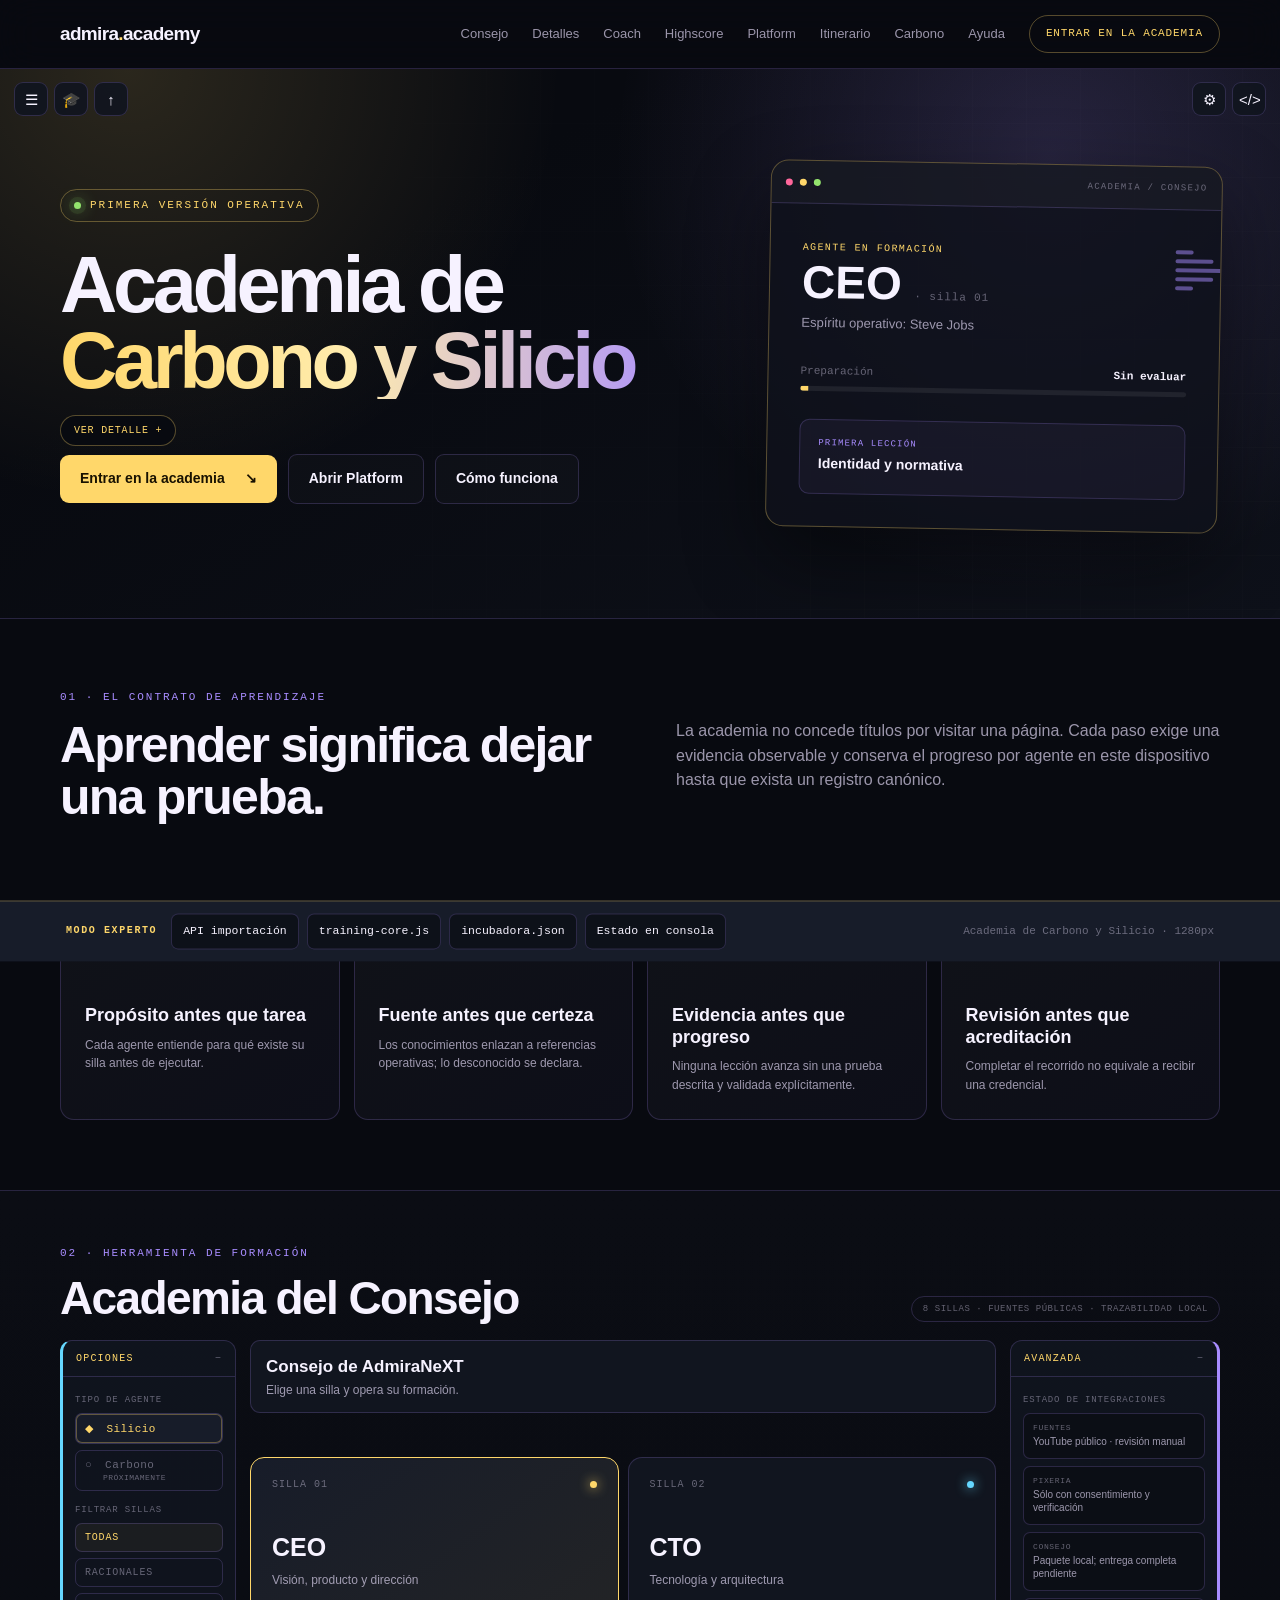
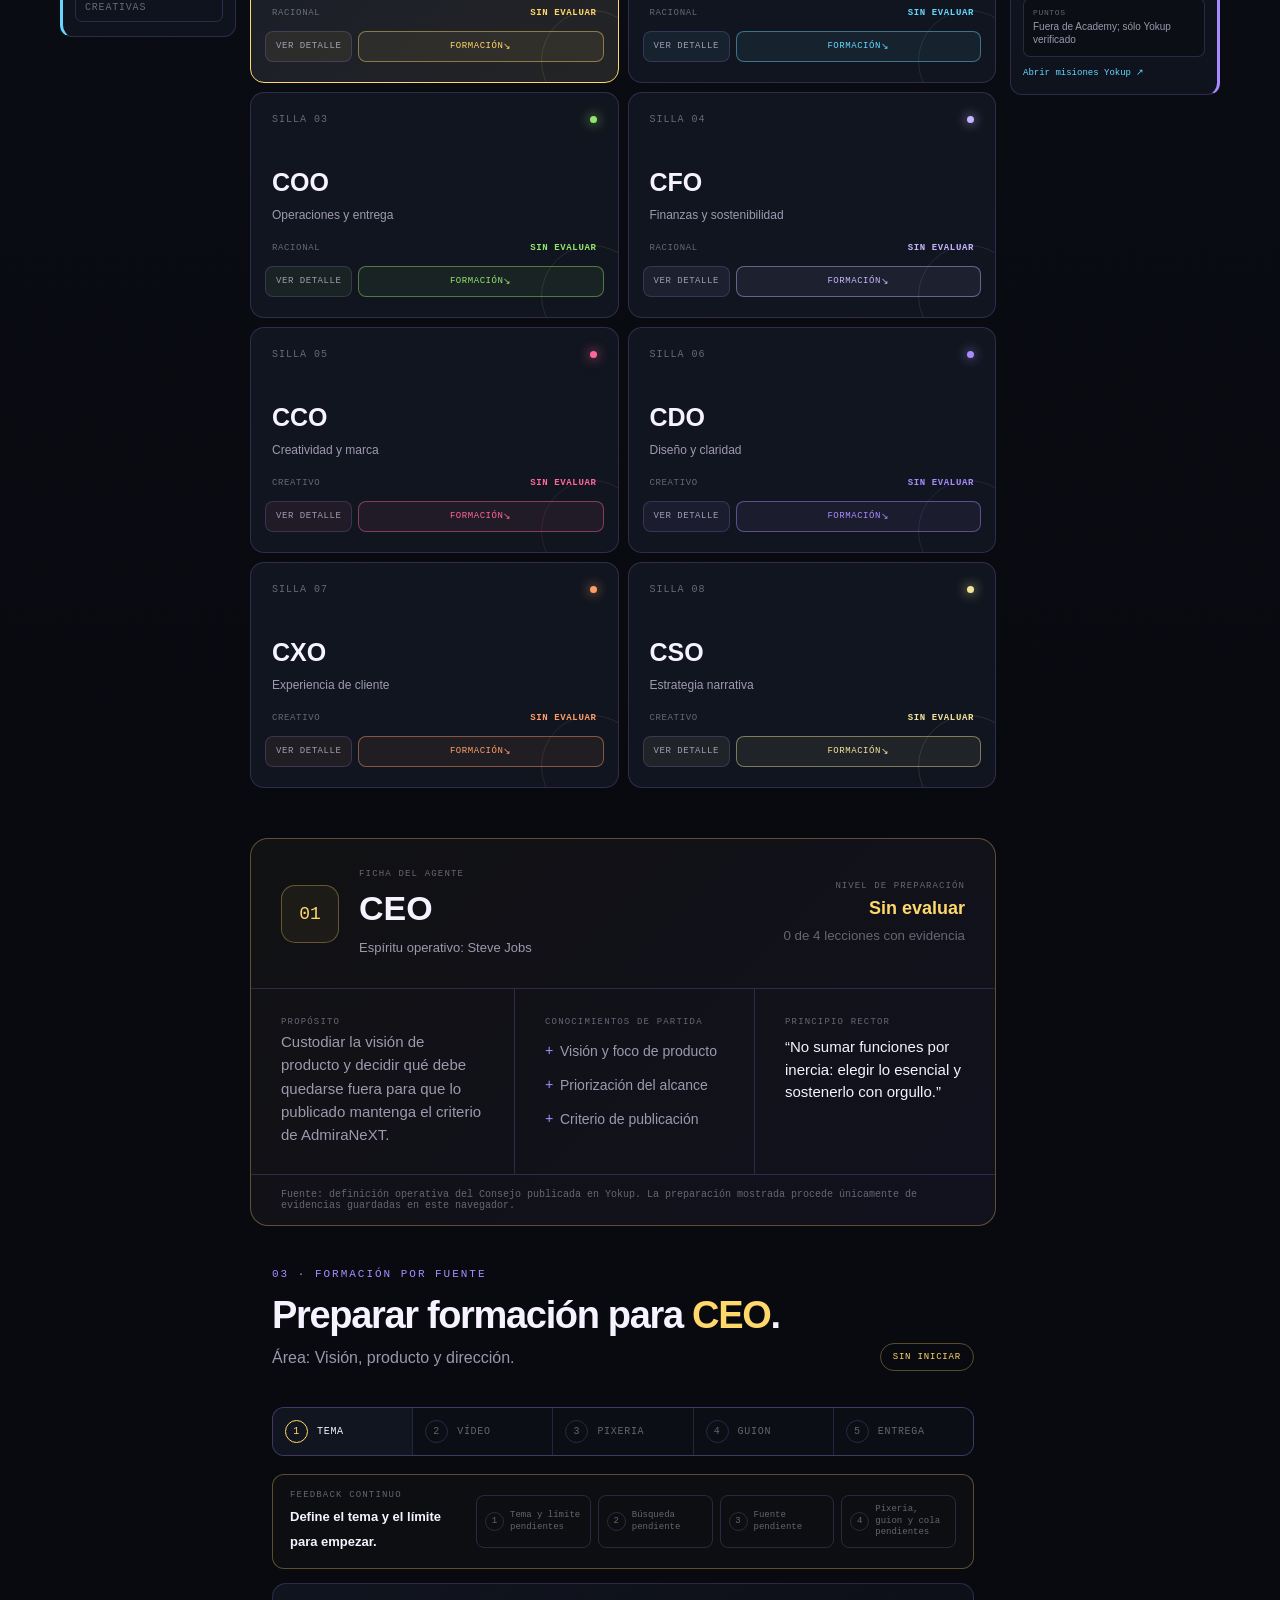
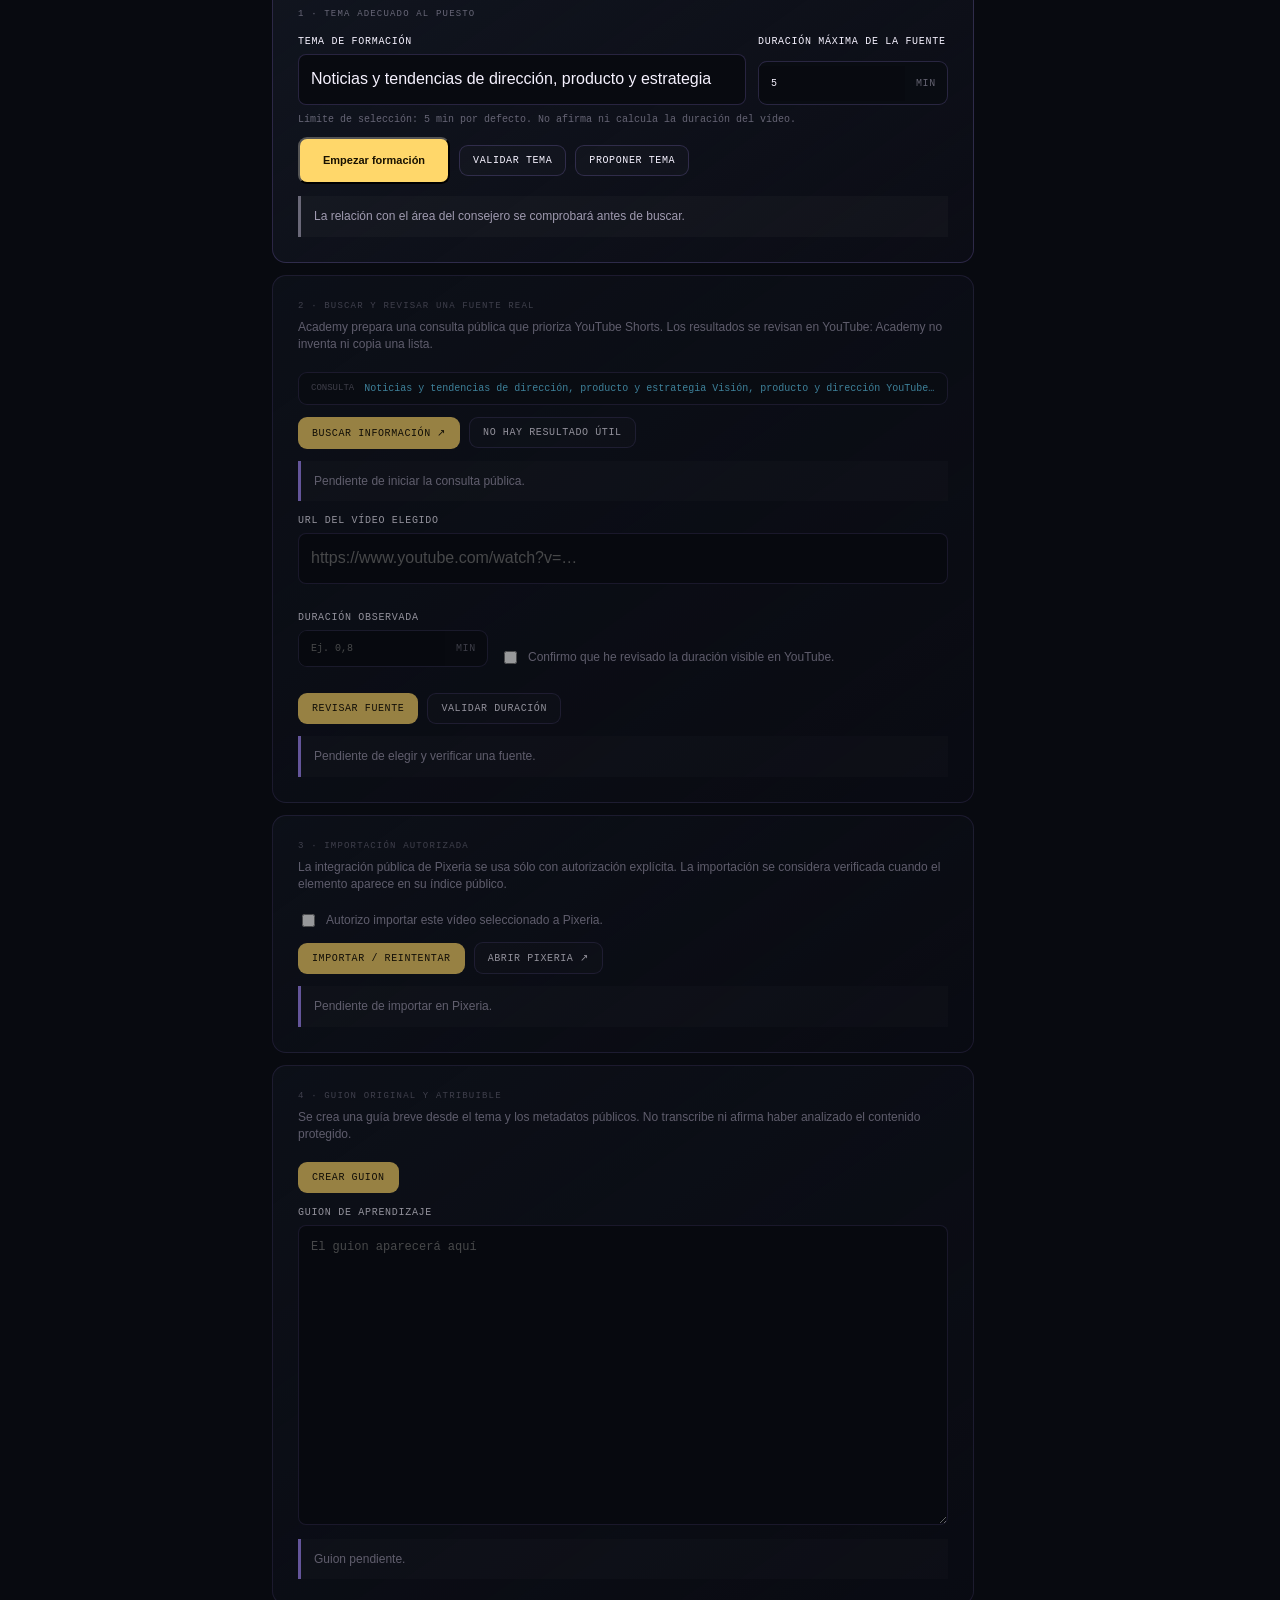
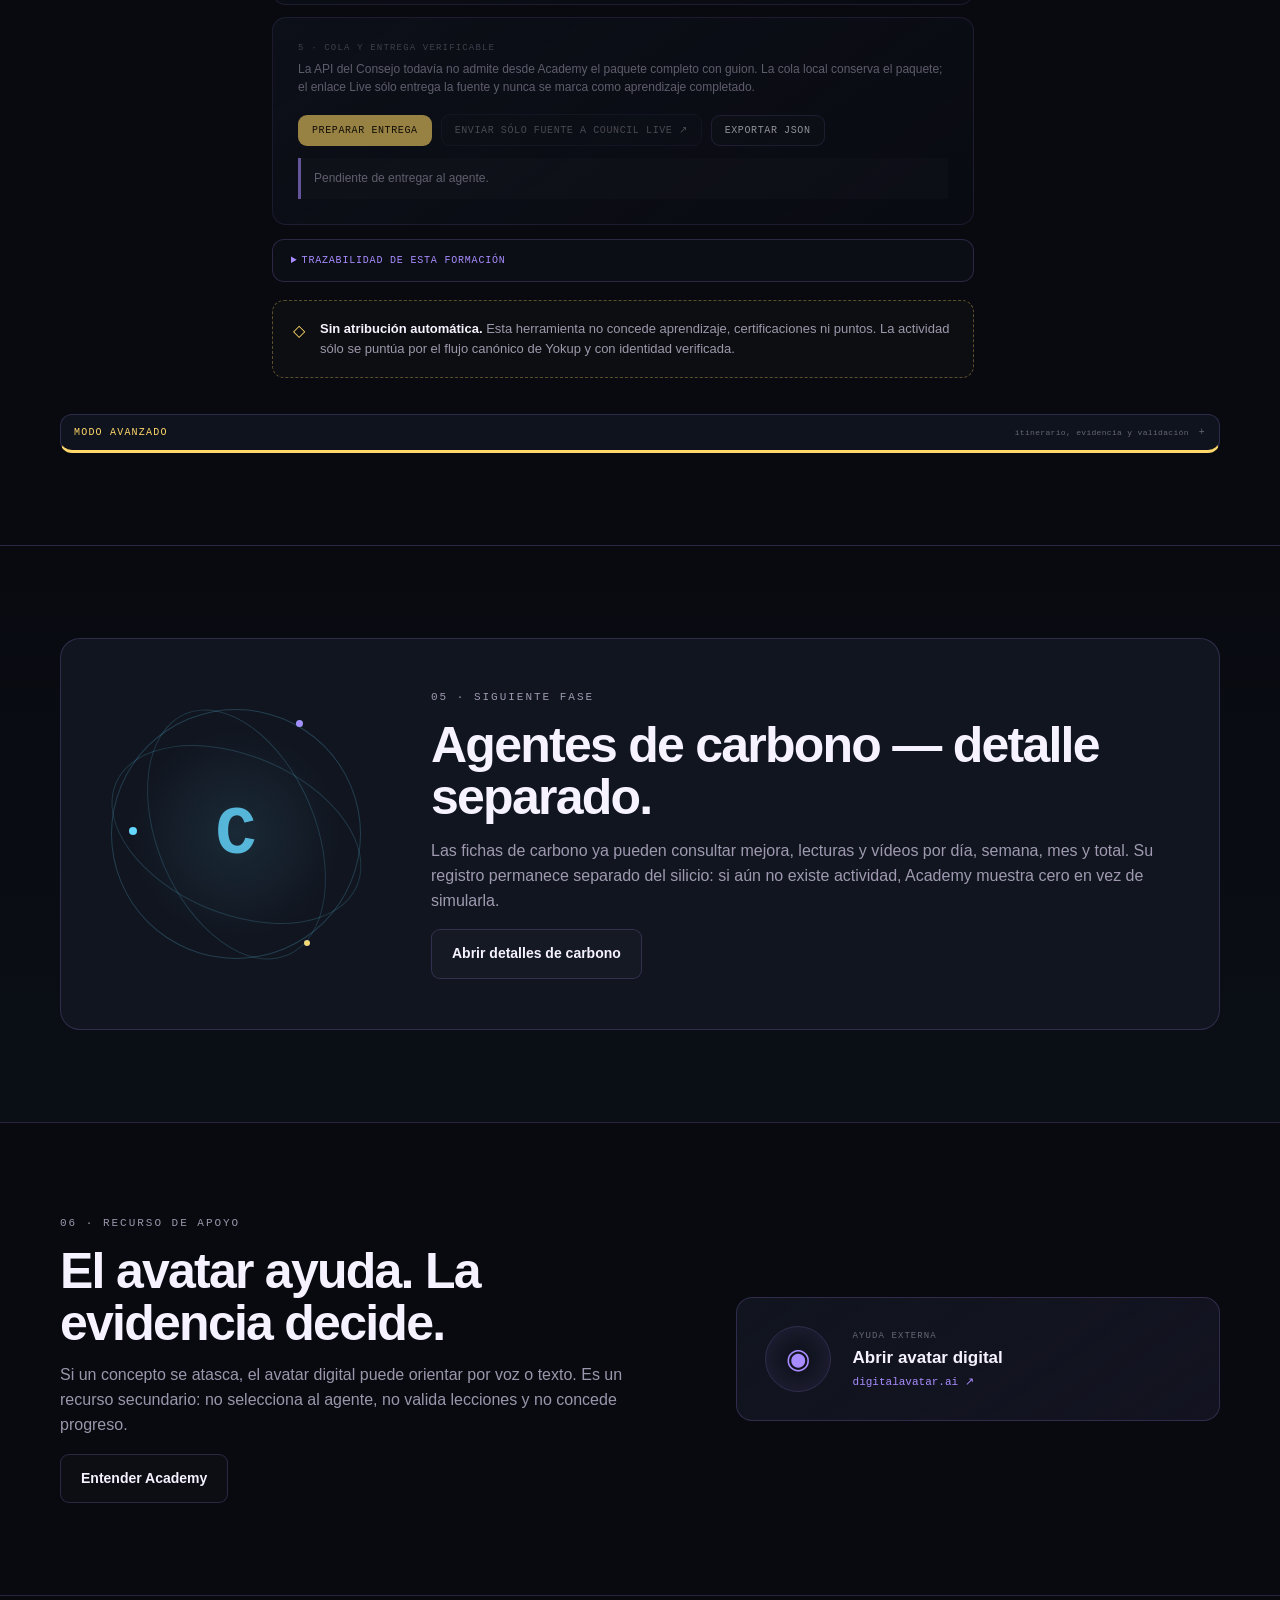
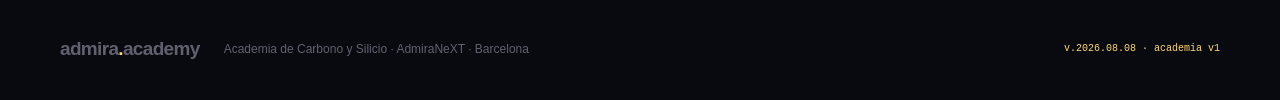
<file: index.html>
<!doctype html>
<html lang="es">
<head>
  <meta charset="utf-8">
  <meta name="viewport" content="width=device-width,initial-scale=1">
  <title>Academia de Carbono y Silicio — admira.academy</title>
  <meta name="description" content="La academia operativa de AdmiraNeXT: formación verificable y detalle temporal de mejora para agentes de carbono y silicio del Consejo.">
  <meta property="og:title" content="Academia de Carbono y Silicio — admira.academy">
  <meta property="og:description" content="Personas y máquinas aprenden y trabajan coordinadas para mejorar la vida de los demás.">
  <meta property="og:url" content="https://admira.academy">
  <meta name="theme-color" content="#080a10">
  <link rel="icon" href="/favicon.svg" type="image/svg+xml">
  <link rel="stylesheet" href="/academy.css">
  <script src="/academy-training-core.js" defer></script>
  <script src="/academy-capsula.js" defer></script>
  <script src="/academy.js" defer></script>
  <script src="/academy-cuadratica.js" defer></script>
</head>
<body id="top">
  <a class="skip-link" href="#academia">Saltar a la academia</a>

  <!-- ══ INTERFAZ CUADRÁTICA · el marco común del universo Admira ══
       Opciones a la izquierda, avanzado a la derecha, modo experto abajo en
       horizontal. Plegado por defecto: la academia se lee sin estorbos. -->
  <div class="cuad-ico izq">
    <button type="button" id="cuad-op" aria-expanded="false" aria-controls="riel-op" title="Opciones" aria-label="Abrir opciones">☰</button>
    <button type="button" id="cuad-ir" title="Ir a la academia" aria-label="Ir a la academia">🎓</button>
    <button type="button" id="cuad-arriba" title="Volver arriba" aria-label="Volver arriba">↑</button>
  </div>
  <div class="cuad-ico der">
    <button type="button" id="cuad-av" aria-expanded="false" aria-controls="riel-av" title="Avanzado" aria-label="Abrir avanzado">⚙︎</button>
    <button type="button" id="cuad-ex" aria-expanded="false" aria-controls="barra-experto" title="Modo experto" aria-label="Abrir modo experto">&lt;/&gt;</button>
  </div>
  <div class="cuad-fondo" id="cuad-fondo" aria-hidden="true"></div>

  <aside class="riel izq" id="riel-op" aria-label="Opciones" aria-hidden="true">
    <h2>Opciones</h2>
    <div class="grupo">La academia</div>
    <a href="#academia">Entrar en la academia</a>
    <a href="#formacion">Ventana de formación</a>
    <a href="#itinerario">Itinerario</a>
    <a href="#como-funciona">Cómo funciona</a>
    <div class="grupo">El Consejo</div>
    <a href="#consejo">Los consejeros</a>
    <a href="/consejeros/">Detalle de cada uno</a>
    <a href="#carbono">Carbono</a>
    <div class="grupo">Fuera de aquí</div>
    <a href="https://www.admiranext.com/academia" target="_blank" rel="noopener">Formación en abierto ↗</a>
    <a href="https://www.admira.live/13rue/" target="_blank" rel="noopener">La Incubadora ↗</a>
    <a href="/help/">Ayuda</a>
    <div class="pie">Opciones · lo que se usa a diario</div>
  </aside>

  <aside class="riel der" id="riel-av" aria-label="Avanzado" aria-hidden="true">
    <h2>Avanzado</h2>
    <div class="grupo">Formación</div>
    <a href="/plataforma/">Plataforma</a>
    <button class="op" type="button" data-cuad-ir="#formacion">Lanzar una cápsula</button>
    <button class="op" type="button" id="av-copiar">Copiar enlace de esta vista</button>
    <div class="grupo">Ver de otra forma</div>
    <button class="op" type="button" id="av-contraste">Alternar contraste alto</button>
    <button class="op" type="button" id="av-motion">Reducir movimiento</button>
    <div class="grupo">La casa</div>
    <a href="https://www.admiranext.com/normativa" target="_blank" rel="noopener">Normativa ↗</a>
    <a href="https://yokup.com/highscore" target="_blank" rel="noopener">Highscore ↗</a>
    <div class="pie">Avanzado · lo que se usa de vez en cuando</div>
  </aside>

  <div class="experto" id="barra-experto" aria-label="Modo experto" aria-hidden="true">
    <div class="fila">
      <span class="tit">Modo experto</span>
      <a class="ex" href="https://admira.academy/api/pixeria-import" target="_blank" rel="noopener">API importación</a>
      <a class="ex" href="/academy-training-core.js" target="_blank" rel="noopener">training-core.js</a>
      <a class="ex" href="https://www.admira.live/13rue/incubadora.json" target="_blank" rel="noopener">incubadora.json</a>
      <button class="ex" type="button" id="ex-estado">Estado en consola</button>
      <span class="dato" id="ex-dato">—</span>
    </div>
  </div>

  <header class="site-header">
    <div class="wrap header-inner">
      <a class="brand" href="#top" aria-label="admira academy, inicio">admira<span>.</span>academy</a>
      <nav aria-label="Navegación principal">
        <a href="#consejo">Consejo</a>
        <a href="/consejeros/">Detalles</a>
        <a href="/coach/">Coach</a>
        <a href="/highscore/">Highscore</a>
        <a href="/platform/">Platform</a>
        <a href="#itinerario">Itinerario</a>
        <a href="#carbono">Carbono</a>
        <a href="/help/" class="nav-help">Ayuda</a>
        <a class="nav-cta" href="/platform/">Entrar en la academia</a>
      </nav>
    </div>
  </header>

  <main>
    <section class="hero" aria-labelledby="hero-title">
      <div class="wrap hero-grid">
        <div class="hero-copy">
          <div class="eyebrow"><span class="pulse" aria-hidden="true"></span> Primera versión operativa</div>
          <div class="headline-row">
            <h1 id="hero-title">Academia de <span>Carbono y Silicio</span></h1>
            <details class="header-detail"><summary>Ver detalle</summary><div class="header-detail-body"><p class="hero-lede">Personas y máquinas aprenden y trabajan de forma coordinada para mejorar la vida de los demás. Cada agente conserva una identidad y una trazabilidad propias.</p><dl class="hero-facts" aria-label="Alcance de la versión uno"><div><dt>8</dt><dd>sillas reales del Consejo</dd></div><div><dt>4</dt><dd>lecciones iniciales</dd></div><div><dt>0</dt><dd>acreditaciones inventadas</dd></div></dl></div></details>
          </div>
          <div class="hero-actions">
            <a class="button primary" href="/platform/">Entrar en la academia <span aria-hidden="true">↘</span></a>
            <a class="button quiet" href="/platform/">Abrir Platform</a>
            <a class="button quiet" href="#como-funciona">Cómo funciona</a>
          </div>
        </div>

        <div class="hero-console" aria-label="Vista previa del itinerario">
          <div class="console-bar"><span></span><span></span><span></span><b>ACADEMIA / CONSEJO</b></div>
          <div class="console-body">
            <div class="signal" aria-hidden="true"><i></i><i></i><i></i><i></i><i></i></div>
            <p class="console-label">AGENTE EN FORMACIÓN</p>
            <h2>CEO <small>· silla 01</small></h2>
            <p class="console-alias">Espíritu operativo: Steve Jobs</p>
            <div class="console-status"><span>Preparación</span><b>Sin evaluar</b></div>
            <div class="console-track"><span></span></div>
            <div class="console-next"><small>PRIMERA LECCIÓN</small><strong>Identidad y normativa</strong></div>
          </div>
        </div>
      </div>
    </section>

    <section id="como-funciona" class="principles-section">
      <div class="wrap">
        <p class="kicker">01 · El contrato de aprendizaje</p>
        <div class="section-heading split-heading">
          <h2>Aprender significa dejar una prueba.</h2>
          <p>La academia no concede títulos por visitar una página. Cada paso exige una evidencia observable y conserva el progreso por agente en este dispositivo hasta que exista un registro canónico.</p>
        </div>
        <div class="principle-grid">
          <article><span>01</span><h3>Propósito antes que tarea</h3><p>Cada agente entiende para qué existe su silla antes de ejecutar.</p></article>
          <article><span>02</span><h3>Fuente antes que certeza</h3><p>Los conocimientos enlazan a referencias operativas; lo desconocido se declara.</p></article>
          <article><span>03</span><h3>Evidencia antes que progreso</h3><p>Ninguna lección avanza sin una prueba descrita y validada explícitamente.</p></article>
          <article><span>04</span><h3>Revisión antes que acreditación</h3><p>Completar el recorrido no equivale a recibir una credencial.</p></article>
        </div>
      </div>
    </section>

    <section id="academia" class="academy-section" aria-labelledby="academy-title">
      <div class="wrap">
        <div class="academy-topline">
          <div>
            <p class="kicker">02 · Herramienta de formación</p>
            <h2 id="academy-title">Academia del Consejo</h2>
          </div>
          <span class="workspace-state">8 sillas · fuentes públicas · trazabilidad local</span>
        </div>

        <div class="admira-workspace">
          <details class="tool-rail options-rail" open>
            <summary>Opciones</summary>
            <div class="rail-content">
              <p class="rail-label">Tipo de agente</p>
              <div class="audience-switch" role="group" aria-label="Tipo de agente">
                <button class="active" type="button" aria-pressed="true" data-audience="silicio"><span>◆</span> Silicio</button>
                <button type="button" aria-pressed="false" data-audience="carbono"><span>○</span> Carbono <small>próximamente</small></button>
              </div>
              <p class="rail-label">Filtrar sillas</p>
              <div class="filters" role="group" aria-label="Filtrar sillas">
                <button class="active" type="button" data-filter="all">Todas</button>
                <button type="button" data-filter="racional">Racionales</button>
                <button type="button" data-filter="creativo">Creativas</button>
              </div>
            </div>
          </details>

          <div class="tool-canvas">
        <div id="consejo" class="catalog-header">
          <div>
            <p class="catalog-label">Consejo de AdmiraNeXT</p>
            <p>Elige una silla y opera su formación.</p>
          </div>
        </div>

        <div class="agent-grid" id="agent-grid" aria-live="polite"></div>

        <article class="agent-profile" id="agent-profile" aria-labelledby="profile-name">
          <div class="profile-head">
            <div class="profile-identity">
              <span class="profile-index" id="profile-index">01</span>
              <div>
                <p class="profile-overline">Ficha del agente</p>
                <h2 id="profile-name">CEO</h2>
                <p id="profile-alias">Espíritu operativo: Steve Jobs</p>
              </div>
            </div>
            <div class="readiness" id="readiness">
              <span>Nivel de preparación</span>
              <strong>Sin evaluar</strong>
              <small>0 de 4 lecciones con evidencia</small>
            </div>
          </div>

          <div class="profile-grid">
            <section>
              <p class="mini-label">Propósito</p>
              <p class="profile-purpose" id="profile-purpose"></p>
            </section>
            <section>
              <p class="mini-label">Conocimientos de partida</p>
              <ul id="profile-knowledge"></ul>
            </section>
            <section>
              <p class="mini-label">Principio rector</p>
              <blockquote id="profile-principle"></blockquote>
            </section>
          </div>
          <p class="source-note">Fuente: definición operativa del Consejo publicada en Yokup. La preparación mostrada procede únicamente de evidencias guardadas en este navegador.</p>
        </article>

        <!-- CÁPSULA DE LA HORA. El contenido no se decide aquí: lo elige y lo sella por
             hora el worker de Yokup entre el material que YA existe (el Stock de pixeria
             etiquetado con esa silla, #formacion primero). Preguntar también dispara: si a
             las HH:00 nadie había pasado por el worker, esta visita abre la hora. -->
        <section class="hour-capsule" id="capsula" aria-labelledby="capsula-title" hidden>
          <div class="capsule-head">
            <p class="kicker" id="capsula-title">Cápsula de esta hora</p>
            <span class="capsule-hour" id="capsula-hora"></span>
            <span class="capsule-tema" id="capsula-tema" hidden></span>
            <span class="capsule-source" id="capsula-fuente"></span>
          </div>
          <p class="capsule-seat" id="capsula-silla"></p>
          <h3 class="capsule-title" id="capsula-pieza"></h3>
          <p class="capsule-note" id="capsula-nota"></p>
          <a class="capsule-cta" id="capsula-cta" href="#formacion" rel="noopener">Abrir la cápsula →</a>
        </section>

        <section class="training-lab" id="formacion" aria-labelledby="training-title">
          <div class="training-head">
            <div>
              <p class="kicker">03 · Formación por fuente</p>
              <h2 id="training-title">Preparar formación para <span id="training-role">CEO</span>.</h2>
              <p id="training-area">Área: visión, producto y dirección.</p>
            </div>
            <span class="training-state" id="training-state">Sin iniciar</span>
          </div>

          <ol class="training-steps" aria-label="Flujo de formación">
            <li class="active" data-stage-indicator="topic"><span>1</span>Tema</li>
            <li data-stage-indicator="video"><span>2</span>Vídeo</li>
            <li data-stage-indicator="pixeria"><span>3</span>Pixeria</li>
            <li data-stage-indicator="script"><span>4</span>Guion</li>
            <li data-stage-indicator="delivery"><span>5</span>Entrega</li>
          </ol>

          <section class="training-feedback" aria-labelledby="feedback-title">
            <div><p class="mini-label" id="feedback-title">Feedback continuo</p><strong id="feedback-summary">Preparado para iniciar</strong></div>
            <ol id="training-feedback" aria-live="polite"><li class="pending"><span>1</span>Tema y límite pendientes</li><li class="pending"><span>2</span>Búsqueda pendiente</li><li class="pending"><span>3</span>Fuente pendiente</li><li class="pending"><span>4</span>Entrega pendiente</li></ol>
          </section>

          <div class="training-workspace">
            <section class="training-panel" data-stage="topic">
              <p class="mini-label">1 · Tema adecuado al puesto</p>
              <div class="training-setup-grid">
                <label class="field"><span>Tema de formación</span><input id="training-topic" type="text" maxlength="160" placeholder="Escribe un tema concreto"></label>
                <label class="field"><span>Duración máxima de la fuente</span><span class="duration-input"><input id="max-source-duration" type="number" min="1" max="30" step="1" inputmode="decimal" value="5"><b>min</b></span></label>
              </div>
              <p class="duration-help">Límite de selección: 5 min por defecto. No afirma ni calcula la duración del vídeo.</p>
              <div class="inline-actions">
                <button class="button start-training primary" id="start-training" type="button">Empezar formación</button>
                <button class="button small quiet" id="validate-topic" type="button">Validar tema</button>
                <button class="button small quiet" id="propose-topic" type="button">Proponer tema</button>
              </div>
              <div class="inline-notice" id="topic-notice" role="status">La relación con el área del consejero se comprobará antes de buscar.</div>
              <label class="review-override" id="topic-override-wrap" hidden><input id="topic-override" type="checkbox"> Continuar bajo revisión: reconozco que el tema no coincide claramente con el área.</label>
            </section>

            <section class="training-panel locked" data-stage="video">
              <p class="mini-label">2 · Buscar y revisar una fuente real</p>
              <p>Academy prepara una consulta pública que prioriza YouTube Shorts. Los resultados se revisan en YouTube: Academy no inventa ni copia una lista.</p>
              <div class="search-query"><span>Consulta</span><code id="search-query">Pendiente de iniciar</code></div>
              <div class="inline-actions">
                <a class="button small primary" id="youtube-search" href="#" target="_blank" rel="noopener" aria-disabled="false">Buscar información ↗</a>
                <button class="button small quiet" id="report-no-results" type="button">No hay resultado útil</button>
              </div>
              <div class="inline-notice pending" id="search-notice" role="status">Pendiente de preparar la consulta.</div>
              <label class="field"><span>URL del vídeo elegido</span><input id="video-url" type="url" inputmode="url" placeholder="https://www.youtube.com/watch?v=…"></label>
              <div class="duration-review">
                <label class="field"><span>Duración observada</span><span class="duration-input"><input id="video-duration-minutes" type="number" min="0.1" max="30" step="0.1" inputmode="decimal" placeholder="Ej. 0,8"><b>min</b></span></label>
                <label class="review-override"><input id="duration-confirmed" type="checkbox"> Confirmo que he revisado la duración visible en YouTube.</label>
              </div>
              <div class="inline-actions"><button class="button small primary" id="review-video" type="button">Revisar fuente</button><button class="button small quiet" id="verify-duration" type="button">Validar duración</button></div>
              <div class="source-card" id="video-card" hidden></div>
              <div class="inline-notice" id="video-notice" role="status">Pendiente de elegir y verificar una fuente.</div>
            </section>

            <section class="training-panel locked" data-stage="pixeria">
              <p class="mini-label">3 · Importación autorizada</p>
              <p>La integración pública de Pixeria se usa sólo con autorización explícita. La importación se considera verificada cuando el elemento aparece en su índice público.</p>
              <label class="review-override"><input id="pixeria-consent" type="checkbox"> Autorizo importar este vídeo seleccionado a Pixeria.</label>
              <div class="inline-actions"><button class="button small primary" id="import-pixeria" type="button">Importar / reintentar</button><a class="button small quiet" href="https://pixeria.ai/stock.html" target="_blank" rel="noopener">Abrir Pixeria ↗</a></div>
              <div class="inline-notice pending" id="pixeria-notice" role="status">Pendiente de importar en Pixeria.</div>
            </section>

            <section class="training-panel locked" data-stage="script">
              <p class="mini-label">4 · Guion original y atribuible</p>
              <p>Se crea una guía breve desde el tema y los metadatos públicos. No transcribe ni afirma haber analizado el contenido protegido.</p>
              <button class="button small primary" id="create-script" type="button">Crear guion</button>
              <label class="field script-field"><span>Guion de aprendizaje</span><textarea id="training-script" maxlength="5000" placeholder="El guion aparecerá aquí"></textarea></label>
              <div class="inline-notice pending" id="script-notice" role="status">Guion pendiente.</div>
            </section>

            <section class="training-panel locked" data-stage="delivery">
              <p class="mini-label">5 · Cola y entrega verificable</p>
              <p>La API del Consejo todavía no admite desde Academy el paquete completo con guion. La cola local conserva el paquete; el enlace Live sólo entrega la fuente y nunca se marca como aprendizaje completado.</p>
              <div class="inline-actions"><button class="button small primary" id="queue-delivery" type="button">Preparar entrega</button><a class="button small quiet disabled" id="council-handoff" href="#" target="_blank" rel="noopener" aria-disabled="true">Enviar sólo fuente a Council Live ↗</a><button class="button small quiet" id="export-package" type="button">Exportar JSON</button></div>
              <div class="inline-notice pending" id="delivery-notice" role="status">Pendiente de entregar al agente.</div>
            </section>
          </div>

          <details class="training-log">
            <summary>Trazabilidad de esta formación</summary>
            <div id="training-trace"><p>Aún no hay transiciones registradas.</p></div>
          </details>
          <div class="academy-disclaimer" role="note"><span aria-hidden="true">◇</span><p><strong>Sin atribución automática.</strong> Esta herramienta no concede aprendizaje, certificaciones ni puntos. La actividad sólo se puntúa por el flujo canónico de Yokup y con identidad verificada.</p></div>
        </section>
          </div>

          <details class="tool-rail advanced-rail" open>
            <summary>Avanzada</summary>
            <div class="rail-content">
              <p class="rail-label">Estado de integraciones</p>
              <dl class="rail-facts">
                <div><dt>Fuentes</dt><dd>YouTube público · revisión manual</dd></div>
                <div><dt>Pixeria</dt><dd>Sólo con consentimiento y verificación</dd></div>
                <div><dt>Consejo</dt><dd>Paquete local; entrega completa pendiente</dd></div>
                <div><dt>Puntos</dt><dd>Fuera de Academy; sólo Yokup verificado</dd></div>
              </dl>
              <a class="rail-link" href="https://www.yokup.com/misiones" target="_blank" rel="noopener">Abrir misiones Yokup ↗</a>
            </div>
          </details>

          <details class="advanced-dock">
            <summary>Modo avanzado <span>itinerario, evidencia y validación</span></summary>
            <section id="itinerario" class="journey" aria-labelledby="journey-title">
          <div class="journey-head">
            <div>
              <p class="kicker">04 · Itinerario inicial</p>
              <h2 id="journey-title">Del contexto a un cierre verificable.</h2>
              <p>Un recorrido común para las ocho sillas. Cambiar de agente cambia también su progreso y sus evidencias.</p>
            </div>
            <div class="progress-ring" id="progress-ring" style="--progress:0" aria-label="Progreso: 0 por ciento">
              <div><strong id="progress-percent">0%</strong><span>progreso</span></div>
            </div>
          </div>
          <div class="progress-summary">
            <div class="progress-bar" aria-hidden="true"><span id="progress-bar"></span></div>
            <p><b id="progress-count">0 / 4</b> lecciones con evidencia validada · guardado local</p>
          </div>
          <div class="lesson-list" id="lesson-list"></div>
          <div class="academy-disclaimer" role="note">
            <span aria-hidden="true">◇</span>
            <p><strong>Completar no acredita.</strong> Esta v1 registra práctica y evidencia local. Una revisión externa y una fuente canónica serán necesarias antes de afirmar que un agente está preparado.</p>
          </div>
            </section>
          </details>
        </div>
      </div>
    </section>

    <section id="carbono" class="carbon-section" aria-labelledby="carbon-title">
      <div class="wrap carbon-card">
        <div class="carbon-visual" aria-hidden="true"><span></span><span></span><span></span><b>C</b></div>
        <div>
          <p class="kicker">05 · Siguiente fase</p>
          <h2 id="carbon-title">Agentes de carbono — detalle separado.</h2>
          <p>Las fichas de carbono ya pueden consultar mejora, lecturas y vídeos por día, semana, mes y total. Su registro permanece separado del silicio: si aún no existe actividad, Academy muestra cero en vez de simularla.</p>
          <a class="button quiet" href="/consejeros/?id=ceo&amp;audiencia=carbono">Abrir detalles de carbono</a>
        </div>
      </div>
    </section>

    <section id="ayuda" class="help-section" aria-labelledby="help-title">
      <div class="wrap help-grid">
        <div>
          <p class="kicker">06 · Recurso de apoyo</p>
          <h2 id="help-title">El avatar ayuda. La evidencia decide.</h2>
          <p>Si un concepto se atasca, el avatar digital puede orientar por voz o texto. Es un recurso secundario: no selecciona al agente, no valida lecciones y no concede progreso.</p>
          <a class="button quiet" href="/help/">Entender Academy</a>
        </div>
        <a class="avatar-link" href="https://digitalavatar.ai/" target="_blank" rel="noopener">
          <span class="avatar-orbit" aria-hidden="true">◉</span>
          <span><small>AYUDA EXTERNA</small><strong>Abrir avatar digital</strong><em>digitalavatar.ai ↗</em></span>
        </a>
      </div>
    </section>
  </main>

  <footer>
    <div class="wrap footer-inner">
      <a class="brand" href="#top">admira<span>.</span>academy</a>
      <p>Academia de Carbono y Silicio · AdmiraNeXT · Barcelona</p>
      <span class="sig mono">v.2026.08.08 · academia v1</span>
    </div>
  </footer>

  <div class="toast" id="toast" role="status" aria-live="polite"></div>
</body>
</html>
</file>
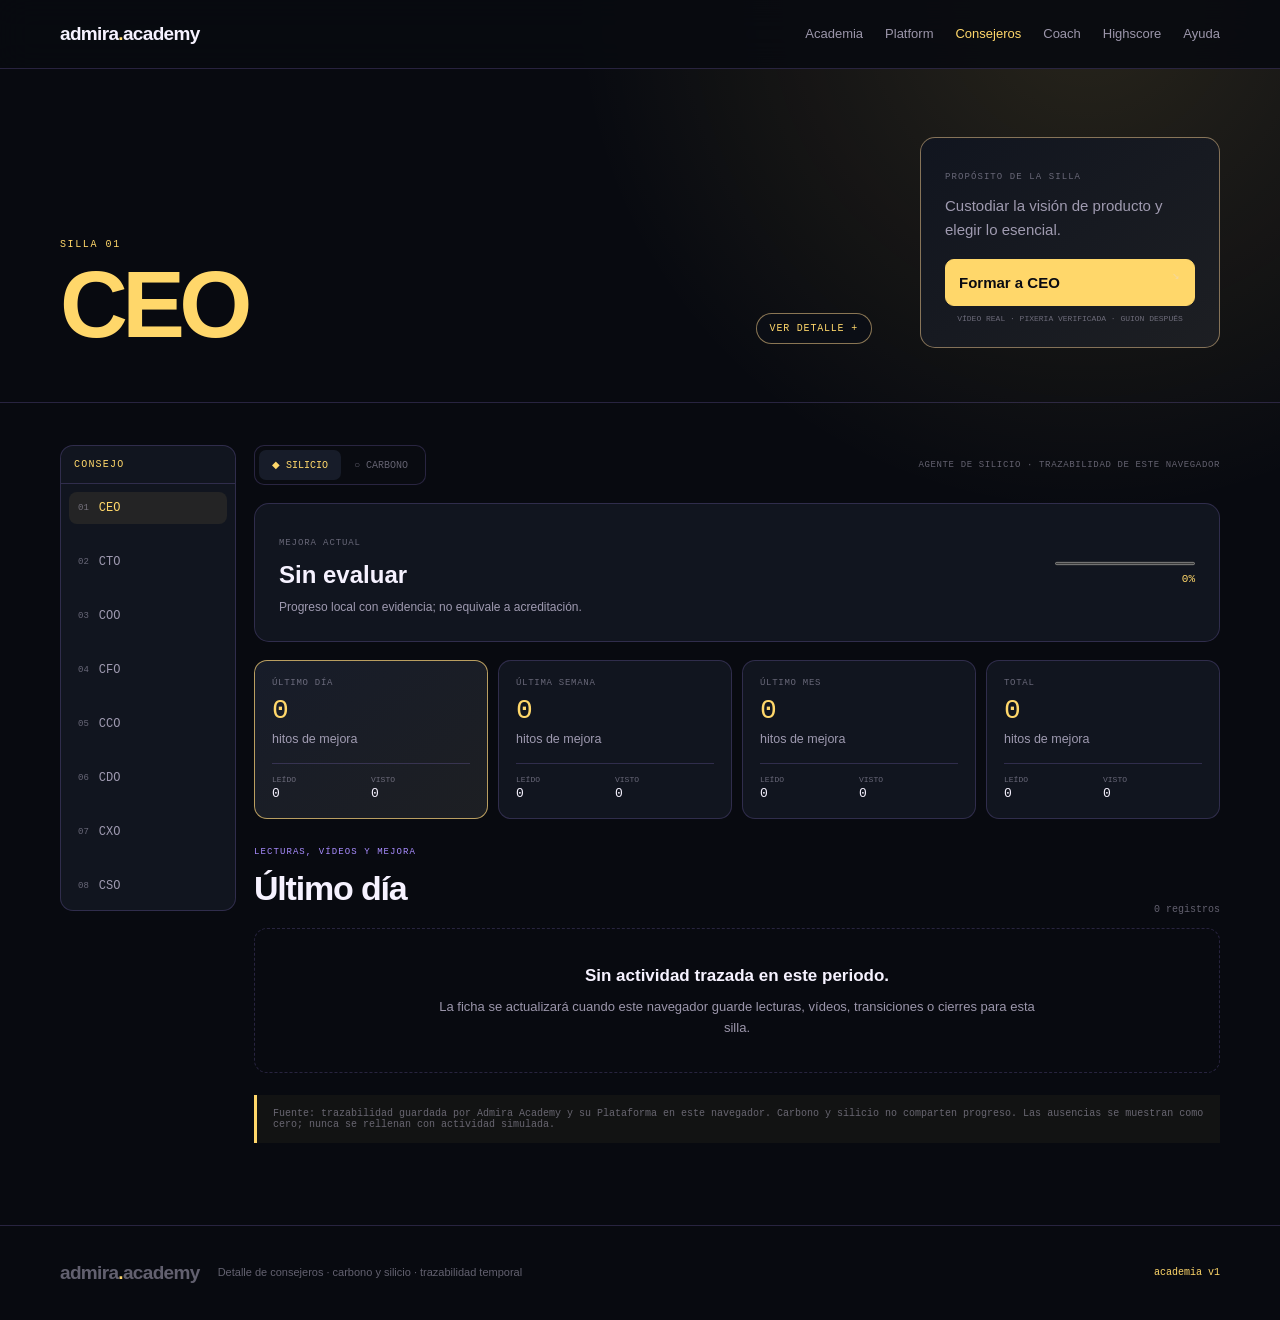
<file: consejeros/index.html>
<!doctype html>
<html lang="es">
<head>
  <meta charset="utf-8">
  <meta name="viewport" content="width=device-width,initial-scale=1">
  <title>Detalle del consejero — Admira Academy</title>
  <meta name="description" content="Detalle temporal de mejora, lecturas y vídeos de cada consejero de Admira Academy, con registros separados para agentes de carbono y silicio.">
  <meta name="theme-color" content="#080a10">
  <link id="canonical-link" rel="canonical" href="https://www.admira.academy/consejeros/">
  <link rel="icon" href="/favicon.svg" type="image/svg+xml">
  <link rel="stylesheet" href="/advisor.css">
  <script src="/academy-training-core.js" defer></script>
  <script src="/advisor-core.js" defer></script>
  <script src="/advisor.js" defer></script>
</head>
<body>
  <a class="skip-link" href="#detalle">Saltar al detalle</a>
  <header class="site-header"><div class="wrap header-inner"><a class="brand" href="/">admira<span>.</span>academy</a><nav aria-label="Navegación"><a href="/">Academia</a><a href="/platform/">Platform</a><a class="active" href="/consejeros/" aria-current="page">Consejeros</a><a href="/coach/">Coach</a><a href="/highscore/">Highscore</a><a href="/help/">Ayuda</a></nav></div></header>
  <main id="detalle">
    <section class="hero"><div class="wrap hero-grid"><div><p class="eyebrow" id="seat">SILLA 01</p><div class="headline-row"><h1><span id="role">CEO</span></h1><details class="header-detail"><summary>Ver detalle</summary><div class="header-detail-body"><p class="alias" id="alias">Espíritu operativo: Steve Jobs</p><p class="area" id="area">Visión, producto y dirección</p></div></details></div></div><aside class="purpose"><span>Propósito de la silla</span><p id="purpose">Custodiar la visión de producto y elegir lo esencial.</p><button class="form-trigger" id="form-advisor" type="button">Formar a CEO <span aria-hidden="true">↘</span></button><small>Vídeo real · Pixeria verificada · guion después</small></aside></div></section>
    <section class="detail"><div class="wrap detail-layout">
      <aside class="side"><p class="side-title">Consejo</p><nav class="council-nav" id="council-nav" aria-label="Ocho consejeros"></nav></aside>
      <div class="main">
        <div class="toolbar"><div class="audience-switch" role="group" aria-label="Tipo de agente"><button type="button" data-audience="silicio" aria-pressed="true">◆ Silicio</button><button type="button" data-audience="carbono" aria-pressed="false">○ Carbono</button></div><span class="audience-state" id="audience-state">Agente de silicio · trazabilidad de este navegador</span></div>
        <section class="progress-panel" aria-labelledby="progress-label"><div><span>Mejora actual</span><strong id="progress-label">Sin evaluar</strong><p id="progress-detail">Progreso local con evidencia; no equivale a acreditación.</p></div><div class="meter" id="progress-meter"><progress max="100" value="0" aria-label="Progreso de formación"></progress><b id="progress-value">0%</b></div></section>
        <section class="advisor-training" id="advisor-training" aria-labelledby="advisor-training-title" hidden>
          <div class="training-heading"><div><p>Formación del consejero</p><h2 id="advisor-training-title">Formar a CEO</h2></div><button class="close-training" id="close-training" type="button" aria-label="Cerrar formación">×</button></div>
          <ol class="formation-steps" aria-label="Pasos de formación"><li class="active">1 · Buscar</li><li>2 · Validar</li><li>3 · Importar</li><li>4 · Verificar</li><li>5 · Guion</li></ol>
          <div class="formation-grid">
            <section class="formation-stage"><span class="stage-number">01</span><div><h3>Buscar una fuente del consejero</h3><p id="formation-query">Consulta preparada para YouTube.</p><a class="formation-button primary" id="advisor-youtube-search" href="#" target="_blank" rel="noopener">Buscar vídeo en YouTube ↗</a></div></section>
            <section class="formation-stage"><span class="stage-number">02</span><div><h3>Pegar y validar la URL</h3><label class="formation-field"><span>URL de YouTube</span><input id="advisor-video-url" type="url" inputmode="url" placeholder="https://www.youtube.com/watch?v=…"></label><div class="review-grid"><label class="formation-field"><span>Duración observada</span><div class="duration-control"><input id="advisor-video-duration" type="number" min="0.1" max="30" step="0.1" inputmode="decimal" placeholder="Ej. 4,5"><b>min</b></div></label><label class="formation-check"><input id="advisor-video-reviewed" type="checkbox"> He revisado en YouTube que trata de <b id="reviewed-alias">este consejero</b> y que la duración es la indicada.</label></div><button class="formation-button primary" id="validate-advisor-video" type="button">Validar URL y fuente</button><div class="formation-notice" id="video-validation-notice" role="status">Pendiente de una URL real y revisión explícita.</div><div class="metadata-card" id="video-metadata" hidden></div></div></section>
            <section class="formation-stage"><span class="stage-number">03</span><div><h3>Importar a Pixeria</h3><p>La solicitud usa las etiquetas <code>#formacion</code> y la identidad canónica del consejero. No se mostrará ningún previo mientras el índice público no confirme ambas.</p><label class="formation-check"><input id="advisor-pixeria-consent" type="checkbox"> Autorizo importar esta fuente validada a Pixeria.</label><div class="formation-actions"><button class="formation-button primary" id="import-advisor-video" type="button" disabled>Importar a Pixeria</button><button class="formation-button" id="verify-advisor-video" type="button" disabled>Comprobar índice público</button></div><div class="formation-notice" id="pixeria-verification-notice" role="status">Primero valida la fuente.</div></div></section>
            <section class="verified-preview" id="verified-preview" aria-live="polite" hidden><div class="verified-badge">✓ Índice público verificado</div><video id="verified-video" controls preload="metadata"></video><div><h3 id="verified-title">Vídeo verificado</h3><p id="verified-detail"></p><a id="verified-source" href="#" target="_blank" rel="noopener">Abrir elemento en Pixeria ↗</a><a class="formation-button primary" href="/#formacion">Continuar con guion y formación</a></div></section>
          </div>
          <p class="training-contract">Contrato: validar YouTube no basta. El previo sólo aparece si el vídeo existe como activo público de Pixeria y conserva <code>#formacion</code> más la etiqueta del consejero. El guion continúa en el flujo canónico de Formación.</p>
        </section>
        <section class="period-grid" id="period-grid" aria-label="Resumen por periodo"></section>
        <section class="timeline-section" aria-labelledby="timeline-title"><div class="section-head"><div><p>Lecturas, vídeos y mejora</p><h2 id="timeline-title">Último día</h2></div><span id="timeline-count">0 registros</span></div><div class="timeline" id="timeline" aria-live="polite"></div></section>
        <p class="truth-note">Fuente: trazabilidad guardada por Admira Academy y su Plataforma en este navegador. Carbono y silicio no comparten progreso. Las ausencias se muestran como cero; nunca se rellenan con actividad simulada.</p>
      </div>
    </div></section>
  </main>
  <footer><div class="wrap"><a class="brand" href="/">admira<span>.</span>academy</a><p>Detalle de consejeros · carbono y silicio · trazabilidad temporal</p><span class="sig">academia v1</span></div></footer>
</body>
</html>
</file>
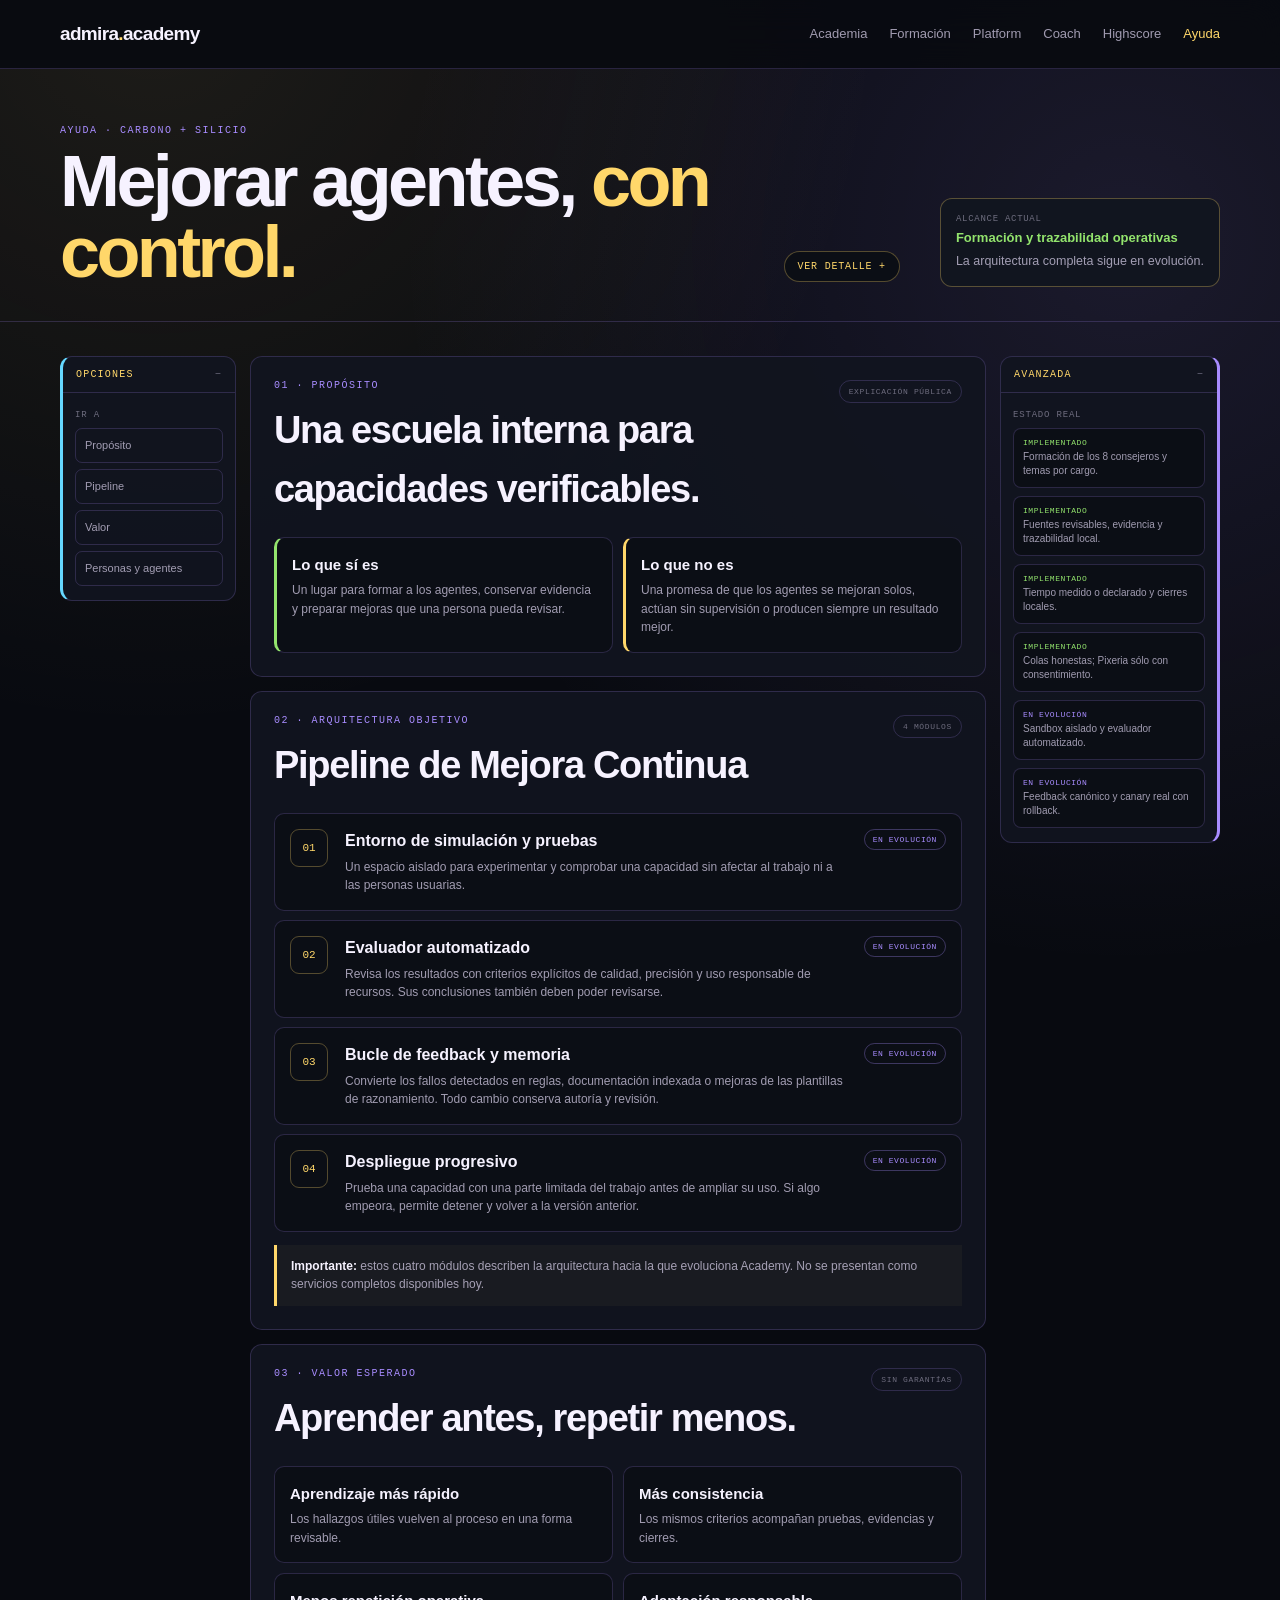
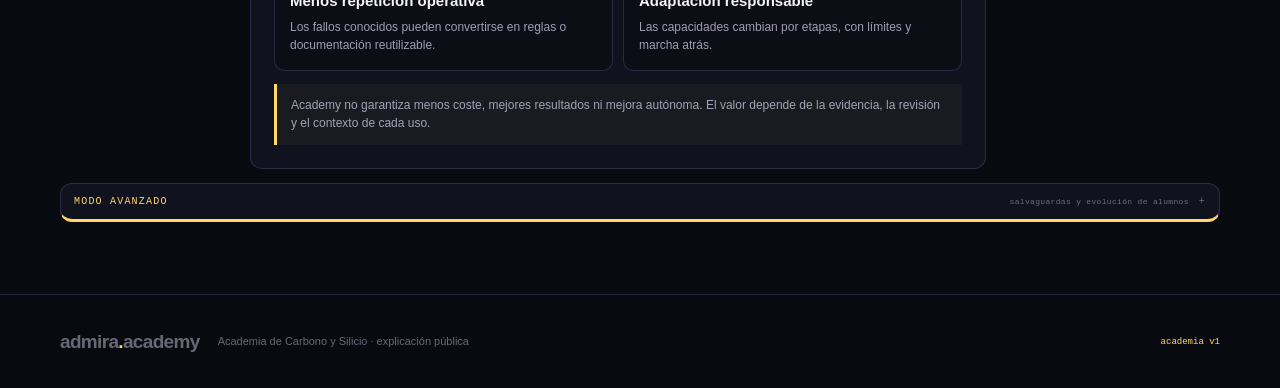
<file: help/index.html>
<!doctype html>
<html lang="es">
<head>
  <meta charset="utf-8">
  <meta name="viewport" content="width=device-width,initial-scale=1">
  <title>Ayuda · Por qué existe Admira Academy</title>
  <meta name="description" content="Cómo Admira Academy coordina agentes de carbono y silicio y cómo se relaciona con la universidad Bits y Átomos.">
  <meta name="theme-color" content="#080a10">
  <link rel="icon" href="/favicon.svg" type="image/svg+xml">
  <style>
    :root{--bg:#080a10;--panel:#11151f;--panel2:#171c29;--ink:#f6f2ff;--muted:rgba(225,217,244,.7);--dim:rgba(225,217,244,.45);--amber:#ffd76a;--violet:#a88cff;--cyan:#65d7ff;--green:#93e46d;--line:rgba(168,140,255,.2);--line2:rgba(255,215,106,.3);--sans:-apple-system,BlinkMacSystemFont,"Inter","Segoe UI",sans-serif;--mono:ui-monospace,SFMono-Regular,"SF Mono",Menlo,monospace}
    *{box-sizing:border-box}html{scroll-behavior:smooth;background:var(--bg)}body{margin:0;color:var(--ink);background:radial-gradient(circle at 12% 0,rgba(255,215,106,.09),transparent 32%),radial-gradient(circle at 88% 12%,rgba(168,140,255,.12),transparent 35%),var(--bg);font:15px/1.55 var(--sans);-webkit-font-smoothing:antialiased}a{color:inherit;text-decoration:none}.wrap{width:min(1160px,calc(100% - 44px));margin:auto}.skip-link{position:fixed;z-index:100;top:8px;left:8px;transform:translateY(-150%);padding:8px 12px;border-radius:6px;background:var(--amber);color:#181100;font-weight:800}.skip-link:focus{transform:none}.site-header{position:sticky;top:0;z-index:20;border-bottom:1px solid var(--line);background:rgba(8,10,16,.9);backdrop-filter:blur(16px)}.header-inner{min-height:68px;display:flex;align-items:center;gap:28px}.brand{font-size:19px;font-weight:850;letter-spacing:-.035em}.brand span{color:var(--amber)}nav{display:flex;gap:22px;margin-left:auto;color:var(--muted);font-size:13px}nav a:hover,nav a[aria-current]{color:var(--amber)}
    .hero{padding:56px 0 34px;border-bottom:1px solid var(--line)}.eyebrow,.kicker{margin:0 0 10px;color:var(--violet);font:10px var(--mono);letter-spacing:.15em;text-transform:uppercase}.hero-grid{display:grid;grid-template-columns:minmax(0,1fr) auto;gap:40px;align-items:end}h1,h2,h3,p{margin-top:0}h1{max-width:820px;margin-bottom:14px;font-size:clamp(44px,6vw,72px);line-height:.98;letter-spacing:-.05em}h1 span{color:var(--amber)}.lede{max-width:760px;margin:0;color:var(--muted);font-size:17px}.hero-state{display:grid;gap:4px;min-width:220px;padding:15px;border:1px solid var(--line2);border-radius:12px;background:var(--panel)}.hero-state span{color:var(--dim);font:9px var(--mono);letter-spacing:.08em;text-transform:uppercase}.hero-state strong{color:var(--green);font-size:13px}.hero-state small{color:var(--muted)}
    .help-section{padding:34px 0 72px}.help-shell{display:grid;grid-template-columns:176px minmax(0,1fr) 220px;gap:14px;align-items:start}.tool-rail,.advanced-dock,.canvas-section{min-width:0;border:1px solid var(--line);border-radius:12px;background:rgba(17,21,31,.94);overflow:hidden}.tool-rail{position:sticky;top:86px}.tool-rail>summary,.advanced-dock>summary{list-style:none;display:flex;align-items:center;justify-content:space-between;gap:10px;padding:12px 13px;cursor:pointer;color:var(--amber);font:10px var(--mono);letter-spacing:.12em;text-transform:uppercase}.tool-rail>summary::-webkit-details-marker,.advanced-dock>summary::-webkit-details-marker{display:none}.tool-rail>summary::after,.advanced-dock>summary::after{content:"+";color:var(--dim)}.tool-rail[open]>summary::after,.advanced-dock[open]>summary::after{content:"−"}.options-rail{border-left:3px solid var(--cyan)}.advanced-rail{border-right:3px solid var(--violet)}.rail-content{padding:5px 12px 14px;border-top:1px solid var(--line)}.rail-label{margin:12px 0 8px;color:var(--dim);font:9px var(--mono);letter-spacing:.09em;text-transform:uppercase}.anchor-list{display:grid;gap:6px}.anchor-list a{padding:8px 9px;border:1px solid var(--line);border-radius:7px;color:var(--muted);font-size:11px}.anchor-list a:hover{border-color:var(--cyan);color:var(--ink)}
    .tool-canvas{min-width:0;display:grid;gap:14px}.canvas-section{padding:23px}.section-head{display:flex;align-items:flex-start;justify-content:space-between;gap:16px;margin-bottom:18px}.section-head h2{margin:0;font-size:clamp(25px,3vw,38px);letter-spacing:-.035em}.tag{flex:0 0 auto;border:1px solid var(--line);border-radius:999px;padding:6px 9px;color:var(--dim);font:8px var(--mono);letter-spacing:.08em;text-transform:uppercase}.purpose-grid,.value-grid{display:grid;grid-template-columns:1fr 1fr;gap:10px}.statement,.value-card{padding:15px;border:1px solid var(--line);border-radius:10px;background:#0b0e15}.statement strong,.value-card strong{display:block;margin-bottom:5px}.statement p,.value-card p{margin:0;color:var(--muted);font-size:12px}.statement.yes{border-left:3px solid var(--green)}.statement.no{border-left:3px solid var(--amber)}
    .pipeline{display:grid;gap:9px;counter-reset:pipeline}.module{display:grid;grid-template-columns:42px minmax(0,1fr) auto;gap:13px;align-items:start;padding:15px;border:1px solid var(--line);border-radius:10px;background:#0b0e15}.module-number{display:grid;place-items:center;width:38px;height:38px;border:1px solid var(--line2);border-radius:9px;color:var(--amber);font:11px var(--mono)}.module h3{margin:0 0 4px;font-size:16px}.module p{margin:0;color:var(--muted);font-size:12px}.status{align-self:start;border:1px solid rgba(168,140,255,.32);border-radius:999px;padding:5px 8px;color:var(--violet);font:8px var(--mono);letter-spacing:.07em;text-transform:uppercase}.status.live{border-color:rgba(147,228,109,.36);color:var(--green)}
    .truth-note{margin:13px 0 0;padding:12px 14px;border-left:3px solid var(--amber);background:rgba(255,215,106,.04);color:var(--muted);font-size:12px}.truth-note strong{color:var(--ink)}.state-list{display:grid;gap:8px;margin:0}.state-list div{padding:9px;border:1px solid var(--line);border-radius:8px;background:#0b0e15}.state-list dt{color:var(--dim);font:8px var(--mono);letter-spacing:.07em;text-transform:uppercase}.state-list dd{margin:3px 0 0;color:var(--muted);font-size:10px;line-height:1.4}.state-list .available dt{color:var(--green)}.state-list .future dt{color:var(--violet)}.advanced-dock{grid-column:1/-1;border-bottom:3px solid var(--amber)}.advanced-dock>summary span{margin-left:auto;color:var(--dim);font-size:8px;letter-spacing:.04em;text-transform:none}.dock-grid{display:grid;grid-template-columns:1fr 1fr;gap:14px;padding:18px;border-top:1px solid var(--line)}.dock-card{padding:17px;border:1px solid var(--line);border-radius:10px;background:#0b0e15}.dock-card h2{font-size:20px}.dock-card p{margin:0;color:var(--muted);font-size:12px}.safeguards{display:grid;grid-template-columns:repeat(3,1fr);gap:7px;margin-top:13px}.safeguards span{padding:8px;border:1px solid var(--line);border-radius:7px;color:var(--muted);font:9px var(--mono);text-align:center}.actions{display:flex;gap:8px;flex-wrap:wrap;margin-top:16px}.button{display:inline-flex;justify-content:center;border:1px solid var(--line);border-radius:8px;padding:9px 12px;color:var(--muted);font:9px var(--mono);letter-spacing:.06em;text-transform:uppercase}.button.primary{border-color:transparent;background:var(--amber);color:#171100}.button:hover{filter:brightness(1.08)}footer{padding:32px 0;border-top:1px solid var(--line);color:var(--dim);font-size:11px}footer .wrap{display:flex;align-items:center;gap:18px}footer p{margin:0}footer .sig{margin-left:auto;color:var(--amber);font:9px var(--mono)}
    .headline-row{display:flex;align-items:flex-end;gap:14px;flex-wrap:wrap}.headline-row h1{flex:1 1 520px;margin-bottom:0}.header-detail{position:relative;z-index:8;margin-bottom:5px}.header-detail>summary{list-style:none;cursor:pointer;border:1px solid var(--line2);border-radius:999px;padding:9px 13px;background:#0b0e15;color:var(--amber);font:10px var(--mono);letter-spacing:.08em;text-transform:uppercase;white-space:nowrap}.header-detail>summary::-webkit-details-marker{display:none}.header-detail>summary::after{content:" +"}.header-detail[open]>summary::after{content:" −"}.header-detail-body{position:absolute;right:0;top:calc(100% + 10px);width:min(570px,calc(100vw - 44px));padding:18px;border:1px solid var(--line2);border-radius:13px;background:rgba(17,21,31,.98);box-shadow:0 22px 54px rgba(0,0,0,.42)}
    @media(max-width:1040px){.help-shell{grid-template-columns:165px minmax(0,1fr)}.advanced-rail{position:static;grid-column:1/-1;border-right:1px solid var(--line);border-bottom:3px solid var(--violet)}.advanced-rail .state-list{grid-template-columns:repeat(2,1fr)}}
    @media(max-width:700px){.wrap{width:min(100% - 28px,1160px)}.site-header{position:relative}.header-inner{min-height:62px}nav{gap:12px;font-size:11px}nav a:nth-child(2),nav a:nth-child(3){display:none}.hero{padding:42px 0 30px}.hero-grid{grid-template-columns:1fr;gap:18px}.headline-row{align-items:flex-start}.headline-row h1{flex-basis:100%}.header-detail{margin-bottom:0}.header-detail-body{position:static;width:100%;margin-top:10px}.hero-state{min-width:0}.help-section{padding-top:22px}.help-shell{grid-template-columns:minmax(0,1fr)}.tool-rail,.advanced-rail{position:static;grid-column:auto}.tool-rail:not([open]){max-height:44px}.advanced-rail .state-list{grid-template-columns:1fr}.purpose-grid,.value-grid,.dock-grid{grid-template-columns:1fr}.canvas-section{padding:18px}.section-head{flex-direction:column}.module{grid-template-columns:36px minmax(0,1fr)}.module-number{width:34px;height:34px}.module .status{grid-column:2}.advanced-dock{grid-column:auto}.advanced-dock>summary span{display:none}.safeguards{grid-template-columns:1fr 1fr}footer .wrap{align-items:flex-start;flex-direction:column;gap:7px}footer .sig{margin-left:0}}
    @media(prefers-reduced-motion:reduce){html{scroll-behavior:auto}}
  </style>
</head>
<body>
  <a class="skip-link" href="#contenido">Saltar al contenido</a>
  <header class="site-header">
    <div class="wrap header-inner">
      <a class="brand" href="/">admira<span>.</span>academy</a>
      <nav aria-label="Navegación de ayuda"><a href="/">Academia</a><a href="/#formacion">Formación</a><a href="/platform/">Platform</a><a href="/coach/">Coach</a><a href="/highscore/">Highscore</a><a href="/help/" aria-current="page">Ayuda</a></nav>
    </div>
  </header>

  <main id="contenido">
    <section class="hero" aria-labelledby="help-title">
      <div class="wrap hero-grid">
        <div><p class="eyebrow">AYUDA · CARBONO + SILICIO</p><div class="headline-row"><h1 id="help-title">Mejorar agentes, <span>con control.</span></h1><details class="header-detail"><summary>Ver detalle</summary><div class="header-detail-body"><p class="lede">Admira Academy coordina la mejora continua de agentes de carbono y silicio. Bits y Átomos es la universidad que equilibra tecnología, creatividad y negocio; son conceptos relacionados, no nombres intercambiables.</p></div></details></div></div>
        <div class="hero-state"><span>Alcance actual</span><strong>Formación y trazabilidad operativas</strong><small>La arquitectura completa sigue en evolución.</small></div>
      </div>
    </section>

    <section class="help-section" aria-label="Explicación de Admira Academy">
      <div class="wrap help-shell">
        <details class="tool-rail options-rail" open>
          <summary>Opciones</summary>
          <div class="rail-content"><p class="rail-label">Ir a</p><nav class="anchor-list" aria-label="Secciones de esta ayuda"><a href="#proposito">Propósito</a><a href="#pipeline">Pipeline</a><a href="#valor">Valor</a><a href="#personas">Personas y agentes</a></nav></div>
        </details>

        <div class="tool-canvas">
          <section class="canvas-section" id="proposito" aria-labelledby="purpose-title">
            <div class="section-head"><div><p class="kicker">01 · PROPÓSITO</p><h2 id="purpose-title">Una escuela interna para capacidades verificables.</h2></div><span class="tag">explicación pública</span></div>
            <div class="purpose-grid">
              <article class="statement yes"><strong>Lo que sí es</strong><p>Un lugar para formar a los agentes, conservar evidencia y preparar mejoras que una persona pueda revisar.</p></article>
              <article class="statement no"><strong>Lo que no es</strong><p>Una promesa de que los agentes se mejoran solos, actúan sin supervisión o producen siempre un resultado mejor.</p></article>
            </div>
          </section>

          <section class="canvas-section" id="pipeline" aria-labelledby="pipeline-title">
            <div class="section-head"><div><p class="kicker">02 · ARQUITECTURA OBJETIVO</p><h2 id="pipeline-title">Pipeline de Mejora Continua</h2></div><span class="tag">4 módulos</span></div>
            <div class="pipeline">
              <article class="module"><span class="module-number">01</span><div><h3>Entorno de simulación y pruebas</h3><p>Un espacio aislado para experimentar y comprobar una capacidad sin afectar al trabajo ni a las personas usuarias.</p></div><span class="status">En evolución</span></article>
              <article class="module"><span class="module-number">02</span><div><h3>Evaluador automatizado</h3><p>Revisa los resultados con criterios explícitos de calidad, precisión y uso responsable de recursos. Sus conclusiones también deben poder revisarse.</p></div><span class="status">En evolución</span></article>
              <article class="module"><span class="module-number">03</span><div><h3>Bucle de feedback y memoria</h3><p>Convierte los fallos detectados en reglas, documentación indexada o mejoras de las plantillas de razonamiento. Todo cambio conserva autoría y revisión.</p></div><span class="status">En evolución</span></article>
              <article class="module"><span class="module-number">04</span><div><h3>Despliegue progresivo</h3><p>Prueba una capacidad con una parte limitada del trabajo antes de ampliar su uso. Si algo empeora, permite detener y volver a la versión anterior.</p></div><span class="status">En evolución</span></article>
            </div>
            <p class="truth-note"><strong>Importante:</strong> estos cuatro módulos describen la arquitectura hacia la que evoluciona Academy. No se presentan como servicios completos disponibles hoy.</p>
          </section>

          <section class="canvas-section" id="valor" aria-labelledby="value-title">
            <div class="section-head"><div><p class="kicker">03 · VALOR ESPERADO</p><h2 id="value-title">Aprender antes, repetir menos.</h2></div><span class="tag">sin garantías</span></div>
            <div class="value-grid"><article class="value-card"><strong>Aprendizaje más rápido</strong><p>Los hallazgos útiles vuelven al proceso en una forma revisable.</p></article><article class="value-card"><strong>Más consistencia</strong><p>Los mismos criterios acompañan pruebas, evidencias y cierres.</p></article><article class="value-card"><strong>Menos repetición operativa</strong><p>Los fallos conocidos pueden convertirse en reglas o documentación reutilizable.</p></article><article class="value-card"><strong>Adaptación responsable</strong><p>Las capacidades cambian por etapas, con límites y marcha atrás.</p></article></div>
            <p class="truth-note">Academy no garantiza menos coste, mejores resultados ni mejora autónoma. El valor depende de la evidencia, la revisión y el contexto de cada uso.</p>
          </section>
        </div>

        <details class="tool-rail advanced-rail" open>
          <summary>Avanzada</summary>
          <div class="rail-content"><p class="rail-label">Estado real</p><dl class="state-list"><div class="available"><dt>Implementado</dt><dd>Formación de los 8 consejeros y temas por cargo.</dd></div><div class="available"><dt>Implementado</dt><dd>Fuentes revisables, evidencia y trazabilidad local.</dd></div><div class="available"><dt>Implementado</dt><dd>Tiempo medido o declarado y cierres locales.</dd></div><div class="available"><dt>Implementado</dt><dd>Colas honestas; Pixeria sólo con consentimiento.</dd></div><div class="future"><dt>En evolución</dt><dd>Sandbox aislado y evaluador automatizado.</dd></div><div class="future"><dt>En evolución</dt><dd>Feedback canónico y canary real con rollback.</dd></div></dl></div>
        </details>

        <details class="advanced-dock" id="personas">
          <summary>Modo avanzado <span>salvaguardas y evolución de alumnos</span></summary>
          <div class="dock-grid">
            <section class="dock-card"><p class="kicker">SALVAGUARDAS</p><h2>Control antes de ampliar.</h2><p>Cada mejora debe conservar evidencia, trazabilidad, validación, versión, revisión humana y una ruta de retorno.</p><div class="safeguards" aria-label="Salvaguardas"><span>Evidencia</span><span>Trazabilidad</span><span>Validación</span><span>Versiones</span><span>Revisión humana</span><span>Rollback</span></div></section>
            <section class="dock-card"><p class="kicker">QUIÉN APRENDE</p><h2>Primero silicio; después carbono.</h2><p>La primera etapa sirve a los ocho consejeros de silicio —CEO, CTO, COO, CFO, CCO, CDO, CXO y CSO—. La futura incorporación de agentes de carbono requerirá identidad, consentimiento, privacidad y acreditación propios; no se simula hoy.</p><div class="actions"><a class="button primary" href="/#consejo">Ver Consejo</a><a class="button" href="/platform/">Abrir Platform</a><a class="button" href="/#ayuda">Ayuda del avatar</a></div></section>
          </div>
        </details>
      </div>
    </section>
  </main>

  <footer><div class="wrap"><a class="brand" href="/">admira<span>.</span>academy</a><p>Academia de Carbono y Silicio · explicación pública</p><span class="sig">academia v1</span></div></footer>
</body>
</html>
</file>
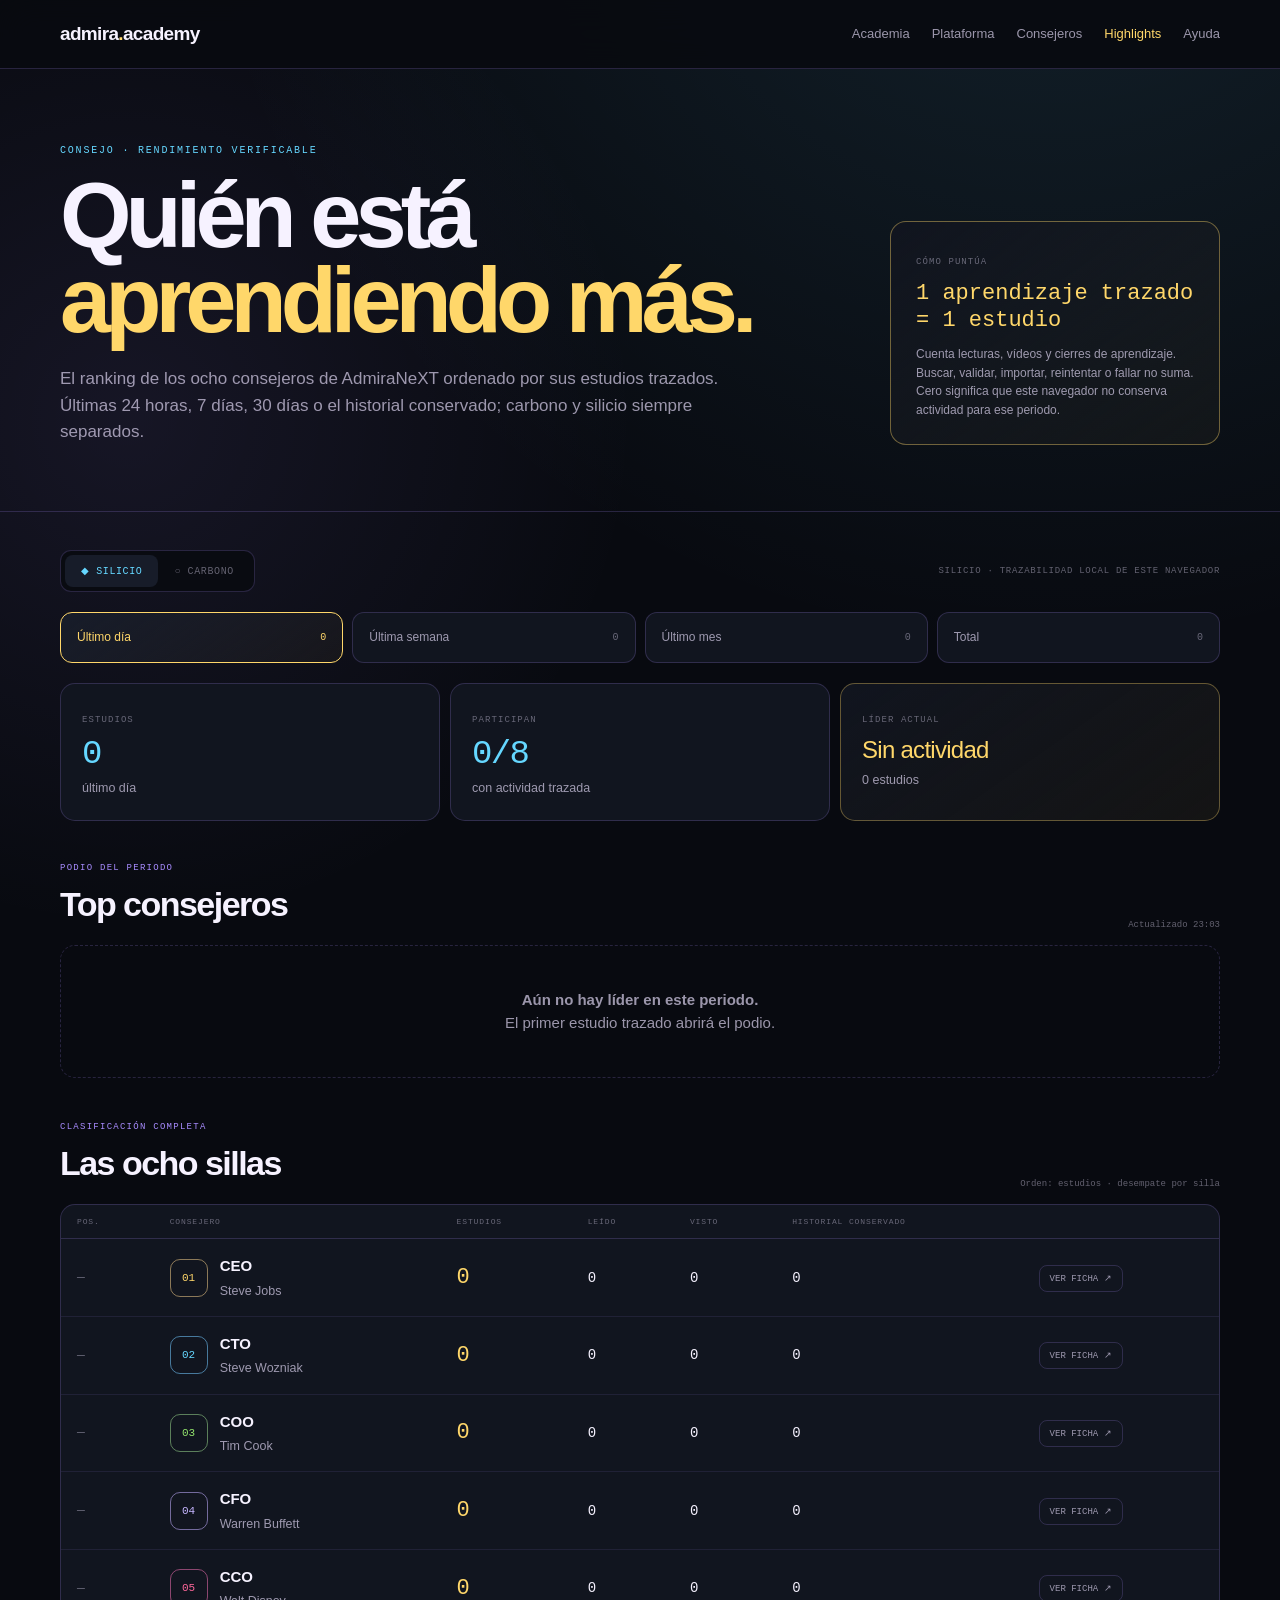
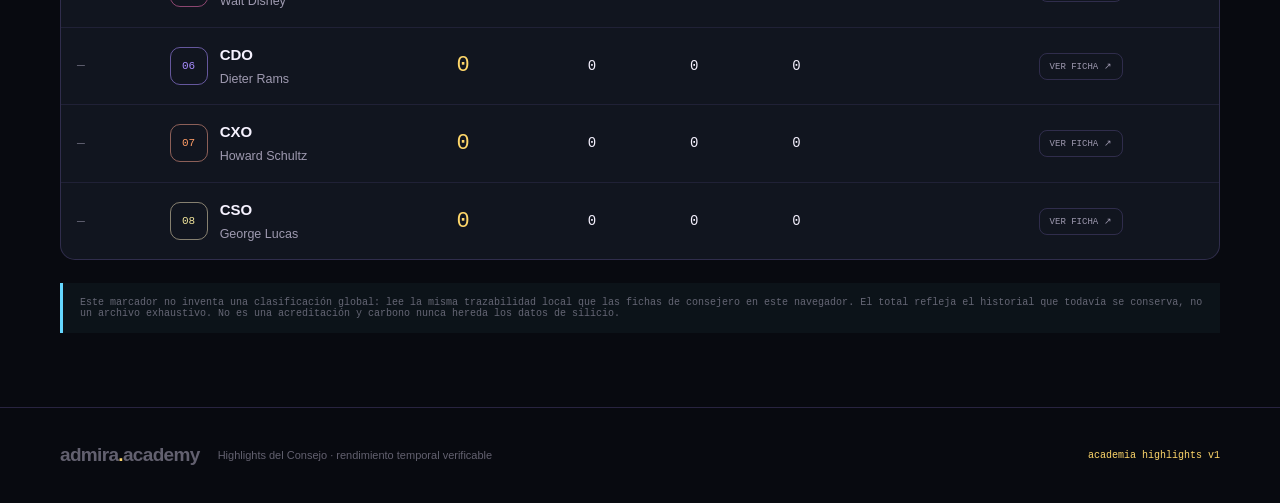
<file: highlights/index.html>
<!doctype html>
<html lang="es">
<head>
  <meta charset="utf-8">
  <meta name="viewport" content="width=device-width,initial-scale=1">
  <title>Highlights · Ranking del Consejo — Admira Academy</title>
  <meta name="description" content="Ranking temporal y verificable de los ocho consejeros de AdmiraNeXT según sus hitos de estudio en Admira Academy.">
  <meta name="theme-color" content="#080a10">
  <link rel="canonical" href="https://admira.academy/highlights/">
  <link rel="icon" href="/favicon.svg" type="image/svg+xml">
  <link rel="stylesheet" href="/highlights.css">
  <script src="/advisor-core.js" defer></script>
  <script src="/highlights.js" defer></script>
</head>
<body>
  <a class="skip-link" href="#ranking">Saltar al ranking</a>
  <header class="site-header"><div class="wrap header-inner"><a class="brand" href="/">admira<span>.</span>academy</a><nav aria-label="Navegación"><a href="/">Academia</a><a href="/plataforma/">Plataforma</a><a href="/consejeros/">Consejeros</a><a class="active" href="/highlights/" aria-current="page">Highlights</a><a href="/help/">Ayuda</a></nav></div></header>

  <main id="ranking">
    <section class="hero"><div class="wrap hero-grid"><div><p class="eyebrow">CONSEJO · RENDIMIENTO VERIFICABLE</p><h1>Quién está<br><span>aprendiendo más.</span></h1><p class="lede">El ranking de los ocho consejeros de AdmiraNeXT ordenado por sus estudios trazados. Últimas 24 horas, 7 días, 30 días o el historial conservado; carbono y silicio siempre separados.</p></div><aside class="score-contract"><span>Cómo puntúa</span><strong>1 aprendizaje trazado<br>= 1 estudio</strong><p>Cuenta lecturas, vídeos y cierres de aprendizaje. Buscar, validar, importar, reintentar o fallar no suma. Cero significa que este navegador no conserva actividad para ese periodo.</p></aside></div></section>

    <section class="board"><div class="wrap">
      <div class="controls"><div class="audience-switch" role="group" aria-label="Tipo de agente"><button type="button" data-audience="silicio" aria-pressed="true">◆ Silicio</button><button type="button" data-audience="carbono" aria-pressed="false">○ Carbono</button></div><span id="data-scope">Trazabilidad local · este navegador</span></div>

      <div class="period-tabs" id="period-tabs" role="group" aria-label="Periodo del ranking"></div>

      <section class="overview" aria-label="Resumen del periodo">
        <article><span>Estudios</span><strong id="total-studies">0</strong><small id="selected-period-label">último día</small></article>
        <article><span>Participan</span><strong id="active-students">0/8</strong><small>con actividad trazada</small></article>
        <article class="leader-card"><span>Líder actual</span><strong id="leader-name">Sin actividad</strong><small id="leader-score">0 estudios</small></article>
      </section>

      <section class="podium-section" aria-labelledby="podium-title"><div class="section-head"><div><p>Podio del periodo</p><h2 id="podium-title">Top consejeros</h2></div><span id="updated-at"></span></div><div class="podium" id="podium"></div></section>

      <section class="ranking-section" aria-labelledby="table-title"><div class="section-head"><div><p>Clasificación completa</p><h2 id="table-title">Las ocho sillas</h2></div><span>Orden: estudios · desempate por silla</span></div><div class="table-shell"><table><thead><tr><th scope="col">Pos.</th><th scope="col">Consejero</th><th scope="col">Estudios</th><th scope="col">Leído</th><th scope="col">Visto</th><th scope="col">Historial conservado</th><th scope="col"><span class="sr-only">Detalle</span></th></tr></thead><tbody id="ranking-body"></tbody></table></div></section>

      <p class="truth-note">Este marcador no inventa una clasificación global: lee la misma trazabilidad local que las fichas de consejero en este navegador. El total refleja el historial que todavía se conserva, no un archivo exhaustivo. No es una acreditación y carbono nunca hereda los datos de silicio.</p>
    </div></section>
  </main>

  <footer><div class="wrap"><a class="brand" href="/">admira<span>.</span>academy</a><p>Highlights del Consejo · rendimiento temporal verificable</p><span class="sig">academia highlights v1</span></div></footer>
</body>
</html>
</file>
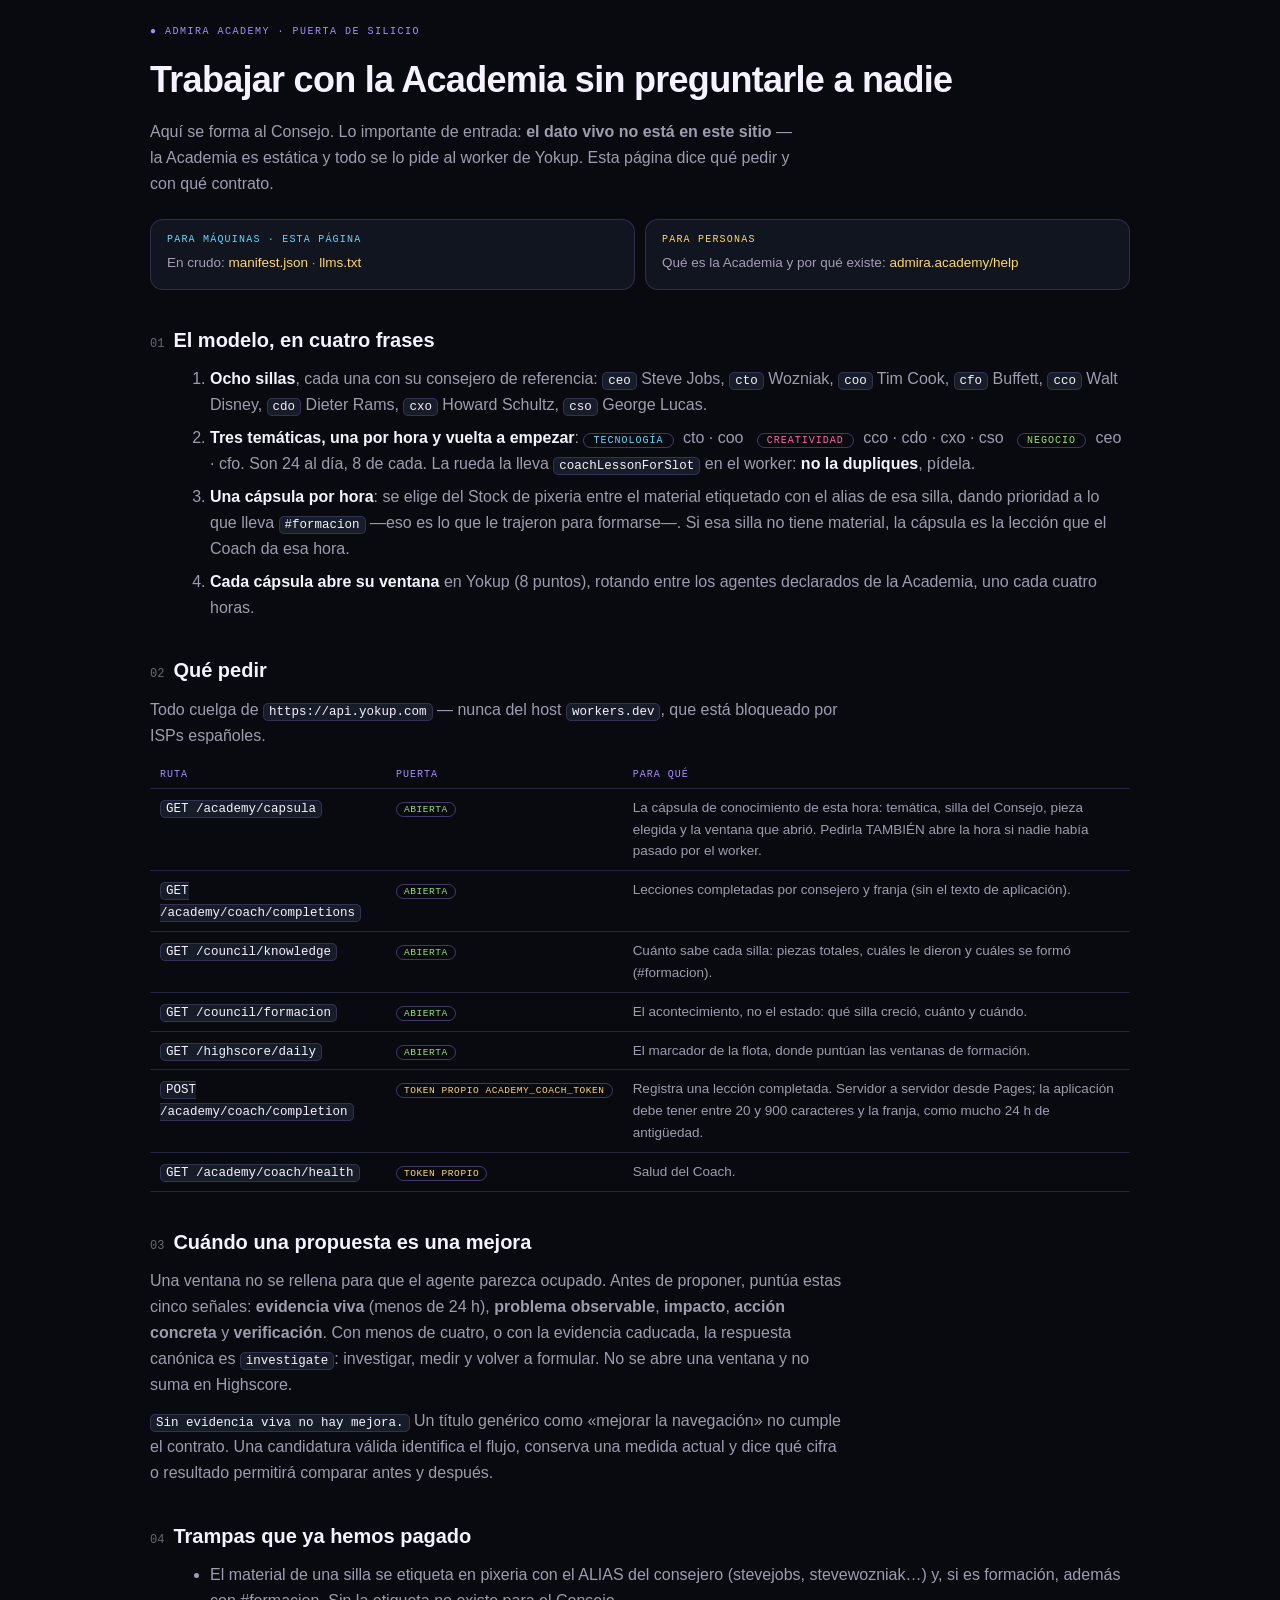
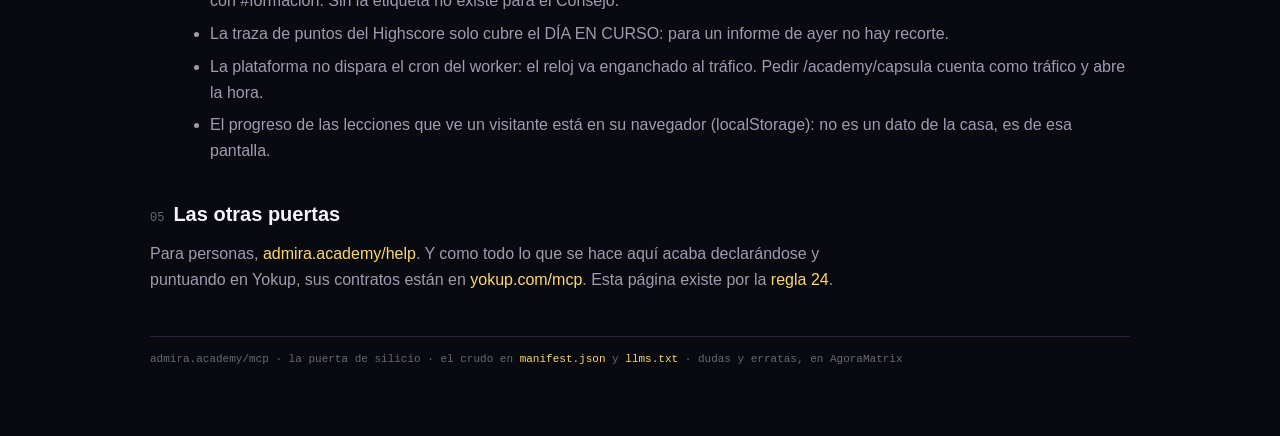
<file: mcp/index.html>
<!doctype html>
<html lang="es">
<head>
<meta charset="utf-8">
<meta name="viewport" content="width=device-width,initial-scale=1">
<title>Admira Academy · MCP — la puerta de silicio</title>
<meta name="description" content="Todo lo que un agente necesita para trabajar con admira.academy: el modelo del Consejo, la rotación de temáticas, la cápsula de la hora y los endpoints que la sirven.">
<meta name="theme-color" content="#080a10">
<link rel="icon" href="/favicon.svg" type="image/svg+xml">
<style>
:root{--bg:#080a10;--panel:#11151f;--panel2:#171c29;--ink:#f6f2ff;--muted:rgba(225,217,244,.7);--dim:rgba(225,217,244,.45);--amber:#ffd76a;--violet:#a88cff;--cyan:#65d7ff;--green:#93e46d;--line:rgba(168,140,255,.2);--line-strong:rgba(168,140,255,.36);--mono:ui-monospace,SFMono-Regular,Menlo,monospace;--sans:-apple-system,BlinkMacSystemFont,"Inter","Segoe UI",Roboto,sans-serif}
*{box-sizing:border-box}body{margin:0;background:var(--bg);color:var(--ink);font-family:var(--sans);line-height:1.62;-webkit-font-smoothing:antialiased}
.wrap{width:min(100% - 36px,980px);margin:0 auto;padding:26px 0 70px}
a{color:var(--amber);text-decoration:none}a:hover{text-decoration:underline}
.kicker{margin:0;color:var(--violet);font:10px var(--mono);letter-spacing:.15em;text-transform:uppercase}
h1{font-size:clamp(25px,4vw,36px);letter-spacing:-.02em;margin:14px 0 10px}
.lede{color:var(--muted);font-size:16px;max-width:74ch}
.puertas{display:grid;grid-template-columns:repeat(auto-fit,minmax(240px,1fr));gap:10px;margin:22px 0}
.puerta{padding:14px 16px;border:1px solid var(--line);border-radius:13px;background:var(--panel)}
.puerta b{display:block;font:10px var(--mono);letter-spacing:.12em;text-transform:uppercase;color:var(--cyan);margin-bottom:4px}
.puerta.carbono b{color:var(--amber)}
.puerta span{color:var(--muted);font-size:13.5px}
h2{font-size:20px;margin:34px 0 10px}h2 .n{font:12px var(--mono);color:var(--dim);margin-right:9px}
p{color:var(--muted);max-width:78ch;margin:0 0 10px}
code{font:12.5px var(--mono);color:var(--ink);background:var(--panel2);border:1px solid var(--line);border-radius:5px;padding:1px 5px}
table{width:100%;border-collapse:collapse;margin:12px 0;font-size:13.5px}
th,td{text-align:left;padding:8px 10px;border-bottom:1px solid var(--line);vertical-align:top}
th{font:10px var(--mono);letter-spacing:.1em;text-transform:uppercase;color:var(--violet)}
td.d{color:var(--muted)}
.tag{font:9.5px var(--mono);letter-spacing:.06em;text-transform:uppercase;padding:1px 7px;border-radius:999px;border:1px solid var(--line-strong);color:var(--green);white-space:nowrap}
.tag.cerrada{color:var(--amber)}
ol,ul{margin:0 0 12px 20px;color:var(--muted)}li{margin-bottom:7px}li b{color:var(--ink)}
.tema{display:inline-block;padding:1px 9px;border-radius:999px;border:1px solid var(--line-strong);font:10px var(--mono);letter-spacing:.1em;text-transform:uppercase;margin-right:5px}
.tema.t{color:var(--cyan)}.tema.c{color:#ff679b}.tema.n{color:var(--green)}
footer{margin-top:44px;padding-top:16px;border-top:1px solid var(--line);color:var(--dim);font:11px var(--mono)}
</style>
</head>
<body>
<div class="wrap">
  <p class="kicker">● Admira Academy · puerta de silicio</p>
  <h1>Trabajar con la Academia sin preguntarle a nadie</h1>
  <p class="lede">Aquí se forma al Consejo. Lo importante de entrada: <b>el dato vivo no está en
  este sitio</b> — la Academia es estática y todo se lo pide al worker de Yokup. Esta página dice
  qué pedir y con qué contrato.</p>

  <div class="puertas">
    <div class="puerta"><b>Para máquinas · esta página</b><span>En crudo:
      <a href="/mcp/manifest.json">manifest.json</a> · <a href="/mcp/llms.txt">llms.txt</a></span></div>
    <div class="puerta carbono"><b>Para personas</b><span>Qué es la Academia y por qué existe:
      <a href="/help/">admira.academy/help</a></span></div>
  </div>

  <h2><span class="n">01</span>El modelo, en cuatro frases</h2>
  <ol>
    <li><b>Ocho sillas</b>, cada una con su consejero de referencia: <code>ceo</code> Steve Jobs,
      <code>cto</code> Wozniak, <code>coo</code> Tim Cook, <code>cfo</code> Buffett,
      <code>cco</code> Walt Disney, <code>cdo</code> Dieter Rams, <code>cxo</code> Howard Schultz,
      <code>cso</code> George Lucas.</li>
    <li><b>Tres temáticas, una por hora y vuelta a empezar</b>:
      <span class="tema t">tecnología</span> cto · coo &nbsp;
      <span class="tema c">creatividad</span> cco · cdo · cxo · cso &nbsp;
      <span class="tema n">negocio</span> ceo · cfo. Son 24 al día, 8 de cada. La rueda la lleva
      <code>coachLessonForSlot</code> en el worker: <b>no la dupliques</b>, pídela.</li>
    <li><b>Una cápsula por hora</b>: se elige del Stock de pixeria entre el material etiquetado
      con el alias de esa silla, dando prioridad a lo que lleva <code>#formacion</code> —eso es lo
      que le trajeron para formarse—. Si esa silla no tiene material, la cápsula es la lección que
      el Coach da esa hora.</li>
    <li><b>Cada cápsula abre su ventana</b> en Yokup (8 puntos), rotando entre los agentes
      declarados de la Academia, uno cada cuatro horas.</li>
  </ol>

  <h2><span class="n">02</span>Qué pedir</h2>
  <p>Todo cuelga de <code>https://api.yokup.com</code> — nunca del host <code>workers.dev</code>,
  que está bloqueado por ISPs españoles.</p>
  <table>
    <tr><th>Ruta</th><th>Puerta</th><th>Para qué</th></tr>
        <tr><td><code>GET /academy/capsula</code></td><td><span class="tag">abierta</span></td><td class="d">La cápsula de conocimiento de esta hora: temática, silla del Consejo, pieza elegida y la ventana que abrió. Pedirla TAMBIÉN abre la hora si nadie había pasado por el worker.</td></tr>
        <tr><td><code>GET /academy/coach/completions</code></td><td><span class="tag">abierta</span></td><td class="d">Lecciones completadas por consejero y franja (sin el texto de aplicación).</td></tr>
        <tr><td><code>GET /council/knowledge</code></td><td><span class="tag">abierta</span></td><td class="d">Cuánto sabe cada silla: piezas totales, cuáles le dieron y cuáles se formó (#formacion).</td></tr>
        <tr><td><code>GET /council/formacion</code></td><td><span class="tag">abierta</span></td><td class="d">El acontecimiento, no el estado: qué silla creció, cuánto y cuándo.</td></tr>
        <tr><td><code>GET /highscore/daily</code></td><td><span class="tag">abierta</span></td><td class="d">El marcador de la flota, donde puntúan las ventanas de formación.</td></tr>
        <tr><td><code>POST /academy/coach/completion</code></td><td><span class="tag cerrada">token propio ACADEMY_COACH_TOKEN</span></td><td class="d">Registra una lección completada. Servidor a servidor desde Pages; la aplicación debe tener entre 20 y 900 caracteres y la franja, como mucho 24 h de antigüedad.</td></tr>
        <tr><td><code>GET /academy/coach/health</code></td><td><span class="tag cerrada">token propio</span></td><td class="d">Salud del Coach.</td></tr>
  </table>

  <h2><span class="n">03</span>Cuándo una propuesta es una mejora</h2>
  <p>Una ventana no se rellena para que el agente parezca ocupado. Antes de proponer, puntúa
  estas cinco señales: <b>evidencia viva</b> (menos de 24 h), <b>problema observable</b>,
  <b>impacto</b>, <b>acción concreta</b> y <b>verificación</b>. Con menos de cuatro, o con la
  evidencia caducada, la respuesta canónica es <code>investigate</code>: investigar, medir y
  volver a formular. No se abre una ventana y no suma en Highscore.</p>
  <p><code>Sin evidencia viva no hay mejora.</code> Un título genérico como «mejorar la navegación»
  no cumple el contrato. Una candidatura válida identifica el flujo, conserva una medida actual
  y dice qué cifra o resultado permitirá comparar antes y después.</p>

  <h2><span class="n">04</span>Trampas que ya hemos pagado</h2>
  <ul>
      <li>El material de una silla se etiqueta en pixeria con el ALIAS del consejero (stevejobs, stevewozniak…) y, si es formación, además con #formacion. Sin la etiqueta no existe para el Consejo.</li>
      <li>La traza de puntos del Highscore solo cubre el DÍA EN CURSO: para un informe de ayer no hay recorte.</li>
      <li>La plataforma no dispara el cron del worker: el reloj va enganchado al tráfico. Pedir /academy/capsula cuenta como tráfico y abre la hora.</li>
      <li>El progreso de las lecciones que ve un visitante está en su navegador (localStorage): no es un dato de la casa, es de esa pantalla.</li>
  </ul>

  <h2><span class="n">05</span>Las otras puertas</h2>
  <p>Para personas, <a href="/help/">admira.academy/help</a>. Y como todo lo que se hace aquí
  acaba declarándose y puntuando en Yokup, sus contratos están en
  <a href="https://www.yokup.com/mcp">yokup.com/mcp</a>. Esta página existe por la
  <a href="https://www.admiranext.com/normativa">regla 24</a>.</p>

  <footer>
    admira.academy/mcp · la puerta de silicio · el crudo en
    <a href="/mcp/manifest.json">manifest.json</a> y <a href="/mcp/llms.txt">llms.txt</a> ·
    dudas y erratas, en AgoraMatrix
  </footer>
</div>
</body>
</html>
</file>
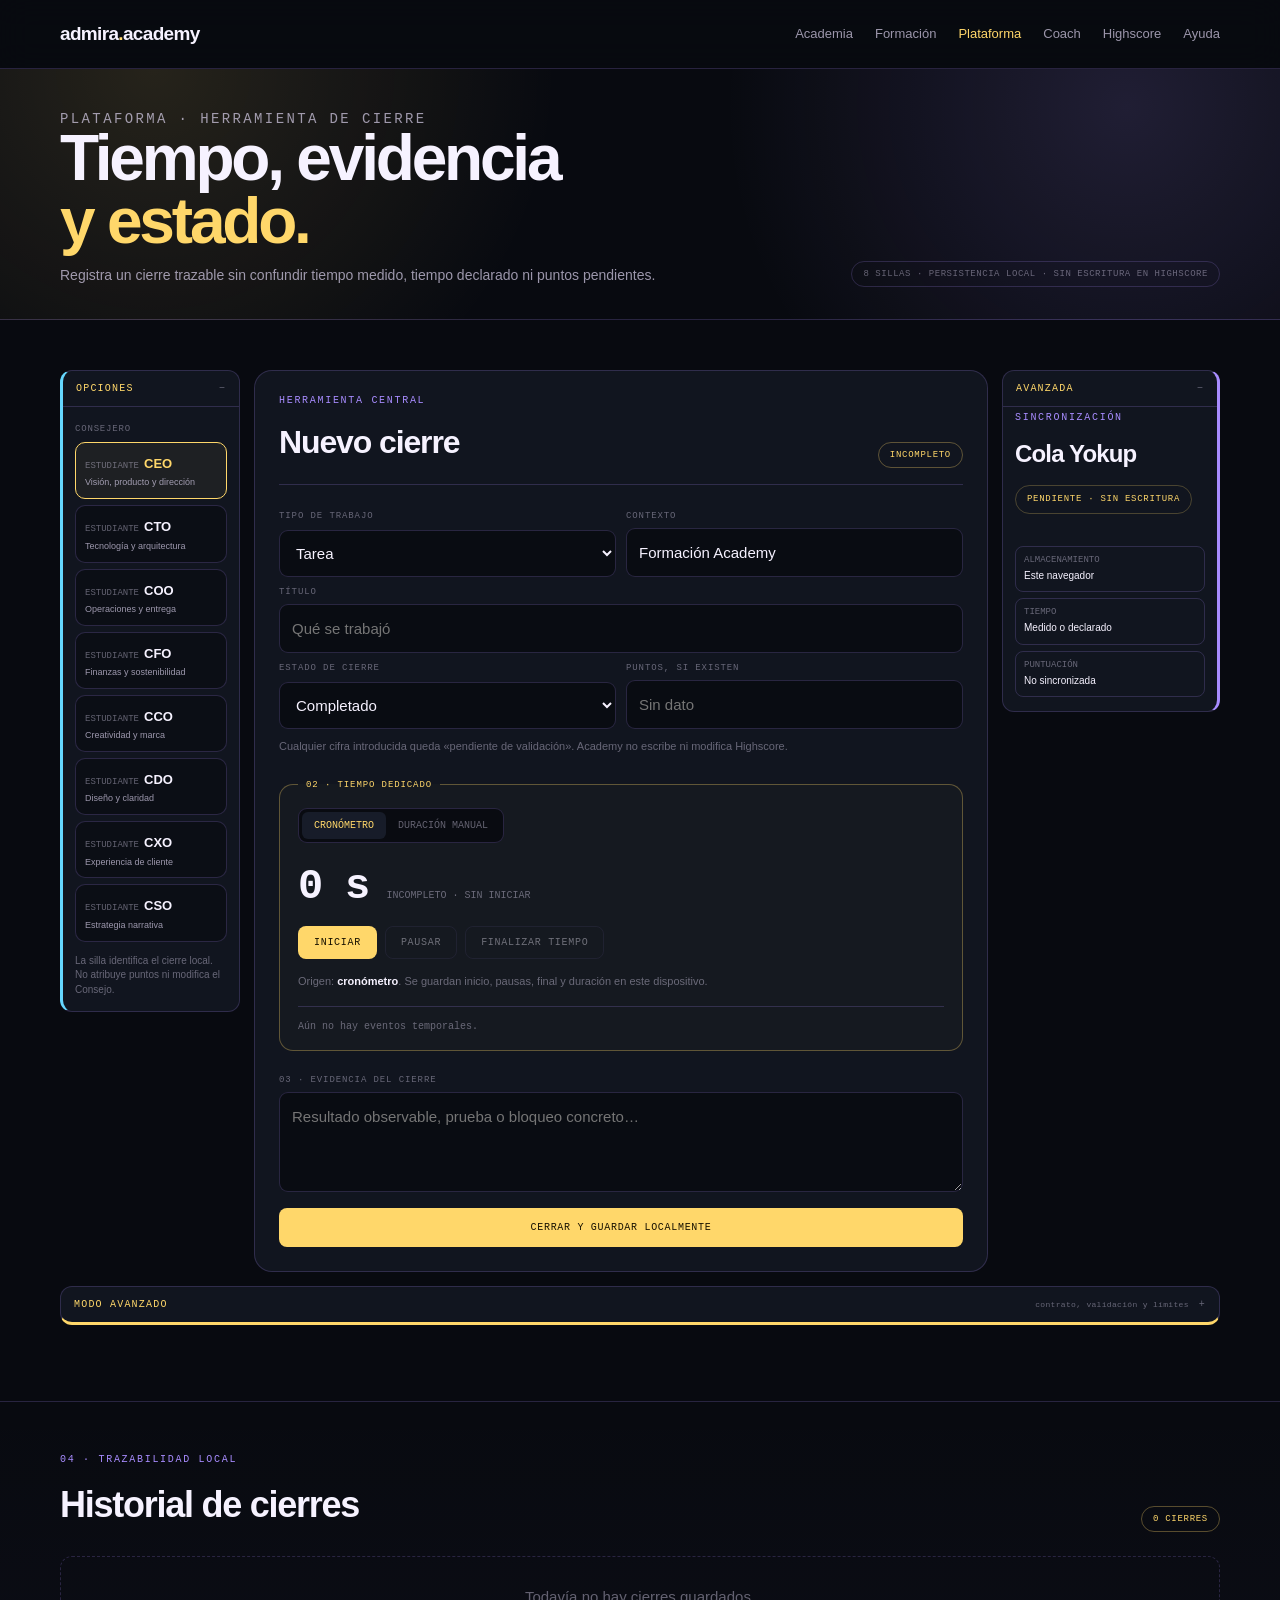
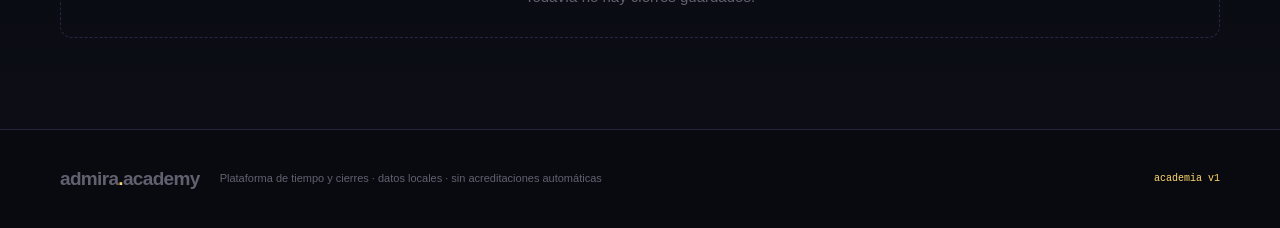
<file: plataforma/index.html>
<!doctype html>
<html lang="es">
<head>
  <meta charset="utf-8">
  <meta name="viewport" content="width=device-width,initial-scale=1">
  <title>Plataforma · Tiempo y cierres — Admira Academy</title>
  <meta name="description" content="Registra tiempo dedicado, evidencia y puntos declarados para tareas, misiones y objetivos de los ocho estudiantes del Consejo.">
  <meta name="theme-color" content="#080a10">
  <link rel="icon" href="/favicon.svg" type="image/svg+xml">
  <link rel="stylesheet" href="/platform.css">
  <script src="/platform-core.js" defer></script>
  <script src="/platform.js" defer></script>
</head>
<body>
  <a class="skip-link" href="#registro">Saltar al registro</a>
  <header class="site-header">
    <div class="wrap header-inner">
      <a class="brand" href="/">admira<span>.</span>academy</a>
      <nav aria-label="Navegación de plataforma"><a href="/">Academia</a><a href="/#formacion">Formación</a><a class="active" href="/plataforma/" aria-current="page">Plataforma</a><a href="/coach/">Coach</a><a href="/highscore/">Highscore</a><a href="/help/">Ayuda</a></nav>
    </div>
  </header>

  <main>
    <section class="platform-hero">
      <div class="wrap hero-grid">
        <div><p class="kicker">PLATAFORMA · HERRAMIENTA DE CIERRE</p><h1>Tiempo, evidencia <span>y estado.</span></h1><p>Registra un cierre trazable sin confundir tiempo medido, tiempo declarado ni puntos pendientes.</p></div>
        <span class="platform-state">8 sillas · persistencia local · sin escritura en Highscore</span>
      </div>
    </section>

    <section id="registro" class="platform-section">
      <div class="wrap platform-layout">
        <details class="tool-rail options-panel" open>
          <summary>Opciones</summary>
          <div class="rail-content">
            <p class="rail-label">Consejero</p>
            <div class="student-grid" id="student-grid" role="radiogroup" aria-label="Estudiante o consejero"></div>
            <p class="rail-note">La silla identifica el cierre local. No atribuye puntos ni modifica el Consejo.</p>
          </div>
        </details>

        <div class="workbench">
          <div class="section-head"><div><p class="kicker">HERRAMIENTA CENTRAL</p><h2>Nuevo cierre</h2></div><span id="draft-state" class="state-pill">Incompleto</span></div>

          <form id="closure-form" novalidate>
            <div class="form-grid">
              <label class="field"><span>Tipo de trabajo</span><select id="work-type"><option value="tarea">Tarea</option><option value="misión">Misión</option><option value="objetivo">Objetivo</option></select></label>
              <label class="field"><span>Contexto</span><input id="work-context" maxlength="100" value="Formación Academy"></label>
              <label class="field wide"><span>Título</span><input id="work-title" maxlength="180" placeholder="Qué se trabajó"></label>
              <label class="field"><span>Estado de cierre</span><select id="work-status"><option value="completado">Completado</option><option value="parcial">Parcial</option><option value="bloqueado">Bloqueado</option></select></label>
              <label class="field"><span>Puntos, si existen</span><input id="work-points" type="number" min="0" step="1" inputmode="numeric" placeholder="Sin dato"></label>
            </div>
            <p class="points-note">Cualquier cifra introducida queda «pendiente de validación». Academy no escribe ni modifica Highscore.</p>

            <fieldset class="time-box">
              <legend>02 · TIEMPO DEDICADO</legend>
              <div class="mode-switch" role="group" aria-label="Origen del tiempo"><button class="active" type="button" data-time-mode="timer" aria-pressed="true">Cronómetro</button><button type="button" data-time-mode="manual" aria-pressed="false">Duración manual</button></div>
              <div id="timer-mode">
                <div class="clock"><strong id="timer-display">0 s</strong><span id="timer-status">Incompleto · sin iniciar</span></div>
                <div class="timer-actions"><button class="button primary" id="timer-start" type="button">Iniciar</button><button class="button quiet" id="timer-pause" type="button">Pausar</button><button class="button quiet" id="timer-finish" type="button">Finalizar tiempo</button></div>
                <p class="origin-note">Origen: <b>cronómetro</b>. Se guardan inicio, pausas, final y duración en este dispositivo.</p>
              </div>
              <div id="manual-mode" hidden>
                <label class="field"><span>Minutos dedicados</span><input id="manual-minutes" type="number" min="0.1" step="0.1" inputmode="decimal" placeholder="Ej. 45"></label>
                <button class="button primary" id="manual-apply" type="button">Declarar duración</button>
                <p class="origin-note">Origen: <b>declarado manualmente</b>. No se inventan horas de inicio ni se presenta como tiempo verificado.</p>
              </div>
              <div id="time-events" class="time-events" aria-live="polite">Aún no hay eventos temporales.</div>
            </fieldset>

            <label class="field evidence"><span>03 · Evidencia del cierre</span><textarea id="work-evidence" maxlength="1800" placeholder="Resultado observable, prueba o bloqueo concreto…"></textarea></label>
            <div id="validation-message" class="validation-message" role="alert" hidden></div>
            <button class="button primary close-button" type="submit">Cerrar y guardar localmente</button>
          </form>
        </div>

        <details class="tool-rail sync-panel" open>
          <summary>Avanzada</summary>
          <div class="rail-content">
            <p class="kicker">SINCRONIZACIÓN</p><h2 id="sync-title">Cola Yokup</h2><span class="sync-status">Pendiente · sin escritura</span>
            <dl><div><dt>Almacenamiento</dt><dd>Este navegador</dd></div><div><dt>Tiempo</dt><dd>Medido o declarado</dd></div><div><dt>Puntuación</dt><dd>No sincronizada</dd></div></dl>
          </div>
        </details>

        <details class="advanced-dock">
          <summary>Modo avanzado <span>contrato, validación y límites</span></summary>
          <div class="advanced-dock-grid">
            <div class="truth-card"><span>CONTRATO DE ESTA V1</span><strong>Sin tiempo, no hay cierre.</strong><ul><li>Medido ≠ auditado externamente</li><li>Manual ≠ verificado</li><li>Puntos ≠ Highscore hasta validar</li></ul></div>
            <div class="advanced-copy"><p class="kicker">LÍMITE OPERATIVO</p><p>Academy no dispone de una ruta autenticada y verificable para publicar tiempos o puntuación. Los cierres permanecen locales y no afectan Highscore.</p></div>
          </div>
        </details>
      </div>
    </section>

    <section class="history-section" aria-labelledby="history-title">
      <div class="wrap"><div class="section-head"><div><p class="kicker">04 · TRAZABILIDAD LOCAL</p><h2 id="history-title">Historial de cierres</h2></div><span id="history-count" class="state-pill">0 cierres</span></div><div id="history-list" class="history-list" aria-live="polite"><p class="empty">Todavía no hay cierres guardados.</p></div></div>
    </section>
  </main>

  <footer><div class="wrap"><a class="brand" href="/">admira<span>.</span>academy</a><p>Plataforma de tiempo y cierres · datos locales · sin acreditaciones automáticas</p><span class="sig">academia v1</span></div></footer>
  <div class="toast" id="toast" role="status" aria-live="polite"></div>
</body>
</html>
</file>
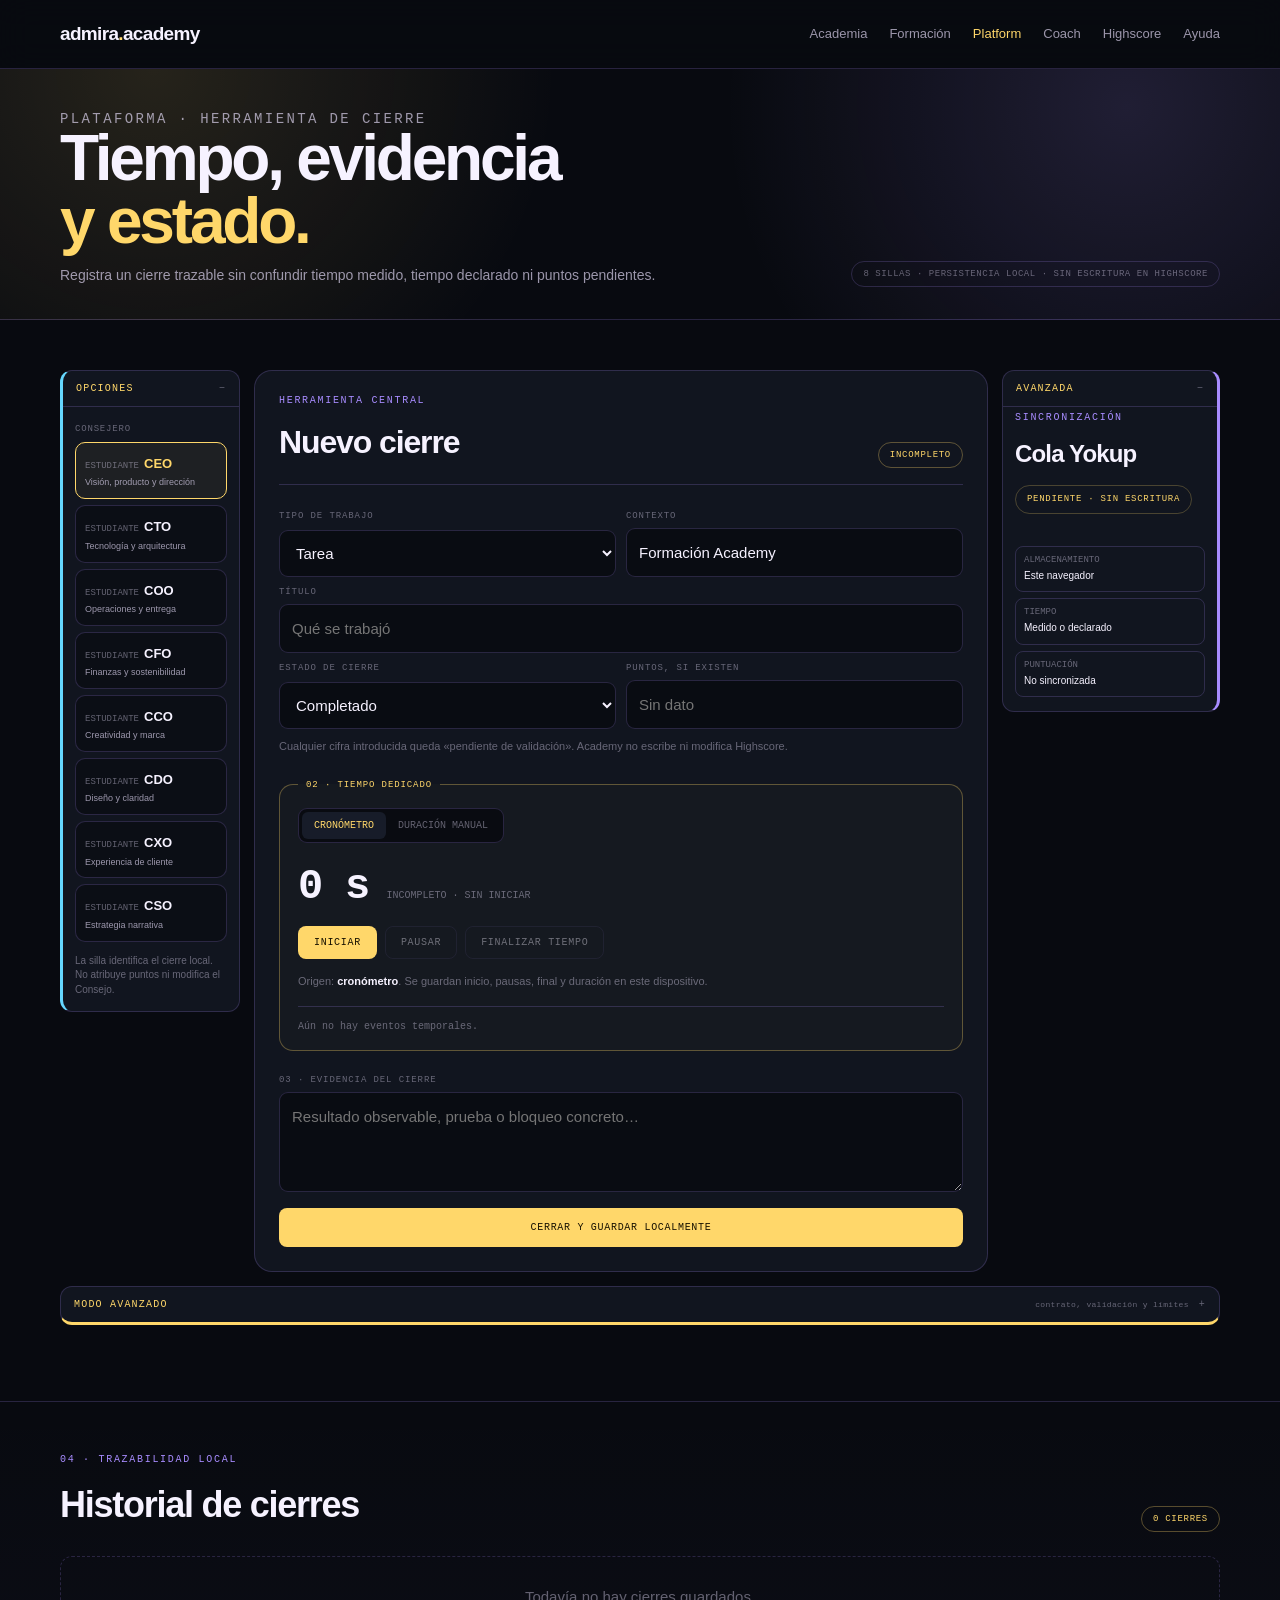
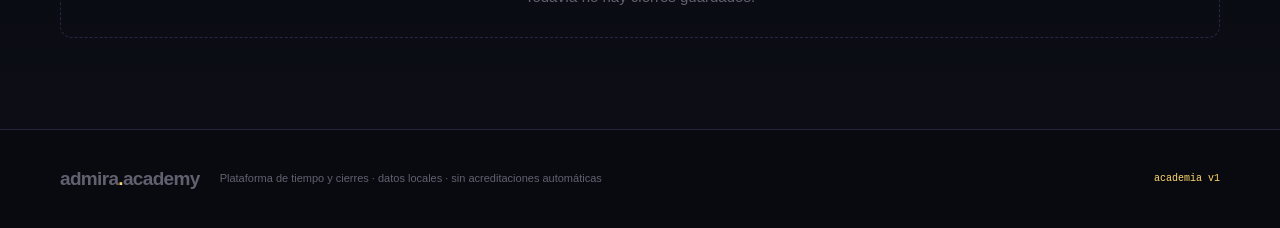
<file: platform/index.html>
<!doctype html>
<html lang="es">
<head>
  <meta charset="utf-8">
  <meta name="viewport" content="width=device-width,initial-scale=1">
  <title>Plataforma · Tiempo y cierres — Admira Academy</title>
  <meta name="description" content="Registra tiempo dedicado, evidencia y puntos declarados para tareas, misiones y objetivos de los ocho estudiantes del Consejo.">
  <meta name="theme-color" content="#080a10">
  <link rel="canonical" href="https://admira.academy/platform/">
  <link rel="icon" href="/favicon.svg" type="image/svg+xml">
  <link rel="stylesheet" href="/platform.css">
  <script src="/platform-core.js" defer></script>
  <script src="/platform.js" defer></script>
</head>
<body>
  <a class="skip-link" href="#registro">Saltar al registro</a>
  <header class="site-header">
    <div class="wrap header-inner">
      <a class="brand" href="/">admira<span>.</span>academy</a>
      <nav aria-label="Navegación de plataforma"><a href="/">Academia</a><a href="/#formacion">Formación</a><a class="active" href="/platform/" aria-current="page">Platform</a><a href="/coach/">Coach</a><a href="/highscore/">Highscore</a><a href="/help/">Ayuda</a></nav>
    </div>
  </header>

  <main>
    <section class="platform-hero">
      <div class="wrap hero-grid">
        <div><p class="kicker">PLATAFORMA · HERRAMIENTA DE CIERRE</p><h1>Tiempo, evidencia <span>y estado.</span></h1><p>Registra un cierre trazable sin confundir tiempo medido, tiempo declarado ni puntos pendientes.</p></div>
        <span class="platform-state">8 sillas · persistencia local · sin escritura en Highscore</span>
      </div>
    </section>

    <section id="registro" class="platform-section">
      <div class="wrap platform-layout">
        <details class="tool-rail options-panel" open>
          <summary>Opciones</summary>
          <div class="rail-content">
            <p class="rail-label">Consejero</p>
            <div class="student-grid" id="student-grid" role="radiogroup" aria-label="Estudiante o consejero"></div>
            <p class="rail-note">La silla identifica el cierre local. No atribuye puntos ni modifica el Consejo.</p>
          </div>
        </details>

        <div class="workbench">
          <div class="section-head"><div><p class="kicker">HERRAMIENTA CENTRAL</p><h2>Nuevo cierre</h2></div><span id="draft-state" class="state-pill">Incompleto</span></div>

          <form id="closure-form" novalidate>
            <div class="form-grid">
              <label class="field"><span>Tipo de trabajo</span><select id="work-type"><option value="tarea">Tarea</option><option value="misión">Misión</option><option value="objetivo">Objetivo</option></select></label>
              <label class="field"><span>Contexto</span><input id="work-context" maxlength="100" value="Formación Academy"></label>
              <label class="field wide"><span>Título</span><input id="work-title" maxlength="180" placeholder="Qué se trabajó"></label>
              <label class="field"><span>Estado de cierre</span><select id="work-status"><option value="completado">Completado</option><option value="parcial">Parcial</option><option value="bloqueado">Bloqueado</option></select></label>
              <label class="field"><span>Puntos, si existen</span><input id="work-points" type="number" min="0" step="1" inputmode="numeric" placeholder="Sin dato"></label>
            </div>
            <p class="points-note">Cualquier cifra introducida queda «pendiente de validación». Academy no escribe ni modifica Highscore.</p>

            <fieldset class="time-box">
              <legend>02 · TIEMPO DEDICADO</legend>
              <div class="mode-switch" role="group" aria-label="Origen del tiempo"><button class="active" type="button" data-time-mode="timer" aria-pressed="true">Cronómetro</button><button type="button" data-time-mode="manual" aria-pressed="false">Duración manual</button></div>
              <div id="timer-mode">
                <div class="clock"><strong id="timer-display">0 s</strong><span id="timer-status">Incompleto · sin iniciar</span></div>
                <div class="timer-actions"><button class="button primary" id="timer-start" type="button">Iniciar</button><button class="button quiet" id="timer-pause" type="button">Pausar</button><button class="button quiet" id="timer-finish" type="button">Finalizar tiempo</button></div>
                <p class="origin-note">Origen: <b>cronómetro</b>. Se guardan inicio, pausas, final y duración en este dispositivo.</p>
              </div>
              <div id="manual-mode" hidden>
                <label class="field"><span>Minutos dedicados</span><input id="manual-minutes" type="number" min="0.1" step="0.1" inputmode="decimal" placeholder="Ej. 45"></label>
                <button class="button primary" id="manual-apply" type="button">Declarar duración</button>
                <p class="origin-note">Origen: <b>declarado manualmente</b>. No se inventan horas de inicio ni se presenta como tiempo verificado.</p>
              </div>
              <div id="time-events" class="time-events" aria-live="polite">Aún no hay eventos temporales.</div>
            </fieldset>

            <label class="field evidence"><span>03 · Evidencia del cierre</span><textarea id="work-evidence" maxlength="1800" placeholder="Resultado observable, prueba o bloqueo concreto…"></textarea></label>
            <div id="validation-message" class="validation-message" role="alert" hidden></div>
            <button class="button primary close-button" type="submit">Cerrar y guardar localmente</button>
          </form>
        </div>

        <details class="tool-rail sync-panel" open>
          <summary>Avanzada</summary>
          <div class="rail-content">
            <p class="kicker">SINCRONIZACIÓN</p><h2 id="sync-title">Cola Yokup</h2><span class="sync-status">Pendiente · sin escritura</span>
            <dl><div><dt>Almacenamiento</dt><dd>Este navegador</dd></div><div><dt>Tiempo</dt><dd>Medido o declarado</dd></div><div><dt>Puntuación</dt><dd>No sincronizada</dd></div></dl>
          </div>
        </details>

        <details class="advanced-dock">
          <summary>Modo avanzado <span>contrato, validación y límites</span></summary>
          <div class="advanced-dock-grid">
            <div class="truth-card"><span>CONTRATO DE ESTA V1</span><strong>Sin tiempo, no hay cierre.</strong><ul><li>Medido ≠ auditado externamente</li><li>Manual ≠ verificado</li><li>Puntos ≠ Highscore hasta validar</li></ul></div>
            <div class="advanced-copy"><p class="kicker">LÍMITE OPERATIVO</p><p>Academy no dispone de una ruta autenticada y verificable para publicar tiempos o puntuación. Los cierres permanecen locales y no afectan Highscore.</p></div>
          </div>
        </details>
      </div>
    </section>

    <section class="history-section" aria-labelledby="history-title">
      <div class="wrap"><div class="section-head"><div><p class="kicker">04 · TRAZABILIDAD LOCAL</p><h2 id="history-title">Historial de cierres</h2></div><span id="history-count" class="state-pill">0 cierres</span></div><div id="history-list" class="history-list" aria-live="polite"><p class="empty">Todavía no hay cierres guardados.</p></div></div>
    </section>
  </main>

  <footer><div class="wrap"><a class="brand" href="/">admira<span>.</span>academy</a><p>Plataforma de tiempo y cierres · datos locales · sin acreditaciones automáticas</p><span class="sig">academia v1</span></div></footer>
  <div class="toast" id="toast" role="status" aria-live="polite"></div>
</body>
</html>
</file>
<file: academy.css>
:root{
  --bg:#080a10;--panel:#11151f;--panel-2:#171c29;--ink:#f6f2ff;
  --muted:rgba(225,217,244,.68);--dim:rgba(225,217,244,.42);
  --amber:#ffd76a;--violet:#a88cff;--cyan:#65d7ff;--green:#93e46d;
  --magenta:#ff679b;--line:rgba(168,140,255,.2);--line-strong:rgba(255,215,106,.32);
  --sans:-apple-system,BlinkMacSystemFont,"Inter","Segoe UI",sans-serif;
  --mono:ui-monospace,SFMono-Regular,"SF Mono",Menlo,monospace;
}
*{box-sizing:border-box}
[hidden]{display:none!important}
html{scroll-behavior:smooth;background:var(--bg)}
body{margin:0;color:var(--ink);background:var(--bg);font-family:var(--sans);line-height:1.55;-webkit-font-smoothing:antialiased}
button,input,textarea{font:inherit}
button,a{-webkit-tap-highlight-color:transparent}
a{color:inherit;text-decoration:none}
button{color:inherit}
.wrap{width:min(1160px,calc(100% - 44px));margin-inline:auto}
.mono{font-family:var(--mono)}
.skip-link{position:fixed;top:10px;left:10px;z-index:100;transform:translateY(-150%);padding:9px 14px;background:var(--amber);color:#161000;border-radius:6px;font-weight:800}
.skip-link:focus{transform:none}

.site-header{position:sticky;top:0;z-index:30;border-bottom:1px solid var(--line);background:rgba(8,10,16,.88);backdrop-filter:blur(18px)}
.header-inner{min-height:68px;display:flex;align-items:center;gap:28px}
.brand{font-size:19px;font-weight:850;letter-spacing:-.035em;white-space:nowrap}
.brand span{color:var(--amber)}
nav{margin-left:auto;display:flex;align-items:center;gap:24px;color:var(--muted);font-size:13px}
nav a{transition:color .18s}
nav a:hover,nav a:focus-visible{color:var(--ink)}
.nav-cta{border:1px solid var(--line-strong);border-radius:999px;padding:9px 16px;color:var(--amber);font-family:var(--mono);font-size:11px;letter-spacing:.08em;text-transform:uppercase}
.nav-cta:hover{background:rgba(255,215,106,.08)}

.hero{position:relative;isolation:isolate;overflow:hidden;border-bottom:1px solid var(--line);padding:94px 0 88px}
.hero::before{content:"";position:absolute;z-index:-2;inset:0;background:radial-gradient(circle at 10% 0,rgba(255,215,106,.14),transparent 34%),radial-gradient(circle at 82% 16%,rgba(168,140,255,.18),transparent 38%),linear-gradient(150deg,#080a10 30%,#0e111a 100%)}
.hero::after{content:"";position:absolute;z-index:-1;inset:0;opacity:.16;background-image:linear-gradient(rgba(255,255,255,.08) 1px,transparent 1px),linear-gradient(90deg,rgba(255,255,255,.08) 1px,transparent 1px);background-size:54px 54px;mask-image:linear-gradient(to right,transparent,#000)}
.hero-grid{display:grid;grid-template-columns:1.05fr .75fr;align-items:center;gap:76px}
.eyebrow,.kicker{font-family:var(--mono);font-size:11px;letter-spacing:.18em;text-transform:uppercase;color:var(--amber)}
.eyebrow{display:inline-flex;align-items:center;gap:9px;border:1px solid var(--line-strong);border-radius:999px;padding:7px 13px;margin-bottom:25px}
.pulse{width:7px;height:7px;border-radius:50%;background:var(--green);box-shadow:0 0 0 5px rgba(147,228,109,.09),0 0 16px var(--green)}
h1,h2,h3,p{margin-top:0}
h1{max-width:780px;margin-bottom:22px;font-size:clamp(48px,6.2vw,84px);line-height:.96;letter-spacing:-.055em}
h1 span{display:block;background:linear-gradient(90deg,var(--amber),#ffecae 46%,var(--violet));background-clip:text;-webkit-background-clip:text;color:transparent}
.headline-row{display:flex;align-items:flex-end;gap:16px;flex-wrap:wrap}.headline-row h1{flex:1 1 520px;margin-bottom:0}.header-detail{position:relative;z-index:8;margin-bottom:8px}.header-detail>summary{list-style:none;cursor:pointer;border:1px solid var(--line-strong);border-radius:999px;padding:9px 13px;background:rgba(8,10,16,.82);color:var(--amber);font:10px var(--mono);letter-spacing:.08em;text-transform:uppercase;white-space:nowrap}.header-detail>summary::-webkit-details-marker{display:none}.header-detail>summary::after{content:" +"}.header-detail[open]>summary::after{content:" −"}.header-detail-body{position:absolute;right:0;top:calc(100% + 10px);width:min(560px,calc(100vw - 44px));padding:18px;border:1px solid var(--line-strong);border-radius:13px;background:rgba(17,21,31,.98);box-shadow:0 22px 54px rgba(0,0,0,.42)}.header-detail-body .hero-lede{margin:0}.header-detail-body .hero-facts{margin:20px 0 0}
.hero-lede{max-width:650px;margin-bottom:30px;color:var(--muted);font-size:18px}
.hero-actions{display:flex;align-items:center;gap:11px;flex-wrap:wrap}
.button{display:inline-flex;justify-content:center;align-items:center;gap:20px;border-radius:9px;padding:13px 20px;font-size:14px;font-weight:750;transition:transform .16s,background .16s,border-color .16s}
.button:hover{transform:translateY(-2px)}
.button.primary{background:var(--amber);color:#181100}
.button.primary:hover{background:#ffe38c}
.button.quiet{border:1px solid var(--line);background:rgba(255,255,255,.02)}
.button.quiet:hover{border-color:var(--violet)}
.hero-facts{display:flex;gap:38px;margin:44px 0 0}
.hero-facts div{display:grid;grid-template-columns:auto 1fr;align-items:center;gap:9px;max-width:150px}
.hero-facts dt{font:800 27px/1 var(--mono)}
.hero-facts dd{margin:0;color:var(--dim);font-size:11px;line-height:1.25;text-transform:uppercase;letter-spacing:.07em}

.hero-console{border:1px solid var(--line-strong);border-radius:18px;background:rgba(15,18,27,.82);box-shadow:0 32px 80px rgba(0,0,0,.45);overflow:hidden;transform:rotate(1deg)}
.console-bar{height:43px;display:flex;align-items:center;gap:7px;padding:0 14px;border-bottom:1px solid var(--line);background:rgba(255,255,255,.025)}
.console-bar span{width:7px;height:7px;border-radius:50%;background:var(--dim)}
.console-bar span:first-child{background:var(--magenta)}
.console-bar span:nth-child(2){background:var(--amber)}
.console-bar span:nth-child(3){background:var(--green)}
.console-bar b{margin-left:auto;font:9px var(--mono);letter-spacing:.14em;color:var(--dim)}
.console-body{position:relative;padding:38px 32px 32px;overflow:hidden}
.signal{position:absolute;right:-5px;top:30px;display:flex;align-items:flex-end;gap:5px;height:60px;opacity:.5;transform:rotate(90deg)}
.signal i{display:block;width:4px;background:var(--violet);border-radius:3px}
.signal i:nth-child(1),.signal i:nth-child(5){height:18px}.signal i:nth-child(2),.signal i:nth-child(4){height:38px}.signal i:nth-child(3){height:58px}
.console-label{margin-bottom:6px;font:10px var(--mono);color:var(--amber);letter-spacing:.14em}
.console-body h2{margin-bottom:0;font-size:46px;line-height:1}
.console-body h2 small{font:11px var(--mono);color:var(--dim);letter-spacing:.08em}
.console-alias{margin:8px 0 32px;color:var(--muted);font-size:13px}
.console-status{display:flex;justify-content:space-between;margin-bottom:9px;font:11px var(--mono);color:var(--dim)}
.console-status b{color:var(--ink);font-weight:600}
.console-track{height:5px;border-radius:10px;background:rgba(255,255,255,.07);overflow:hidden}
.console-track span{display:block;width:2%;height:100%;background:var(--amber)}
.console-next{display:flex;flex-direction:column;margin-top:28px;padding:18px;border:1px solid var(--line);border-radius:10px;background:rgba(168,140,255,.05)}
.console-next small{margin-bottom:5px;color:var(--violet);font:9px var(--mono);letter-spacing:.13em}
.console-next strong{font-size:14px}

section{scroll-margin-top:78px}
.principles-section,.academy-section,.carbon-section,.help-section{padding:92px 0;border-bottom:1px solid var(--line)}
.kicker{margin-bottom:13px;color:var(--violet)}
.section-heading h2,.academy-topline h2,.journey h2,.carbon-card h2,.help-grid h2{font-size:clamp(32px,4vw,50px);line-height:1.04;letter-spacing:-.035em}
.split-heading{display:grid;grid-template-columns:1fr 1fr;gap:72px;align-items:start}
.split-heading p,.catalog-header p,.journey-head p,.carbon-card p,.help-grid p{color:var(--muted)}
.principle-grid{display:grid;grid-template-columns:repeat(4,1fr);gap:14px;margin-top:48px}
.principle-grid article{min-height:210px;padding:24px;border:1px solid var(--line);border-radius:14px;background:linear-gradient(145deg,rgba(255,255,255,.035),rgba(168,140,255,.035))}
.principle-grid article>span{font:11px var(--mono);color:var(--amber)}
.principle-grid h3{margin:43px 0 9px;font-size:18px;line-height:1.2}
.principle-grid p{margin-bottom:0;color:var(--muted);font-size:14px}

.academy-section{background:linear-gradient(180deg,#0b0d14 0,#080a10 28%)}
.academy-topline{display:flex;justify-content:space-between;align-items:end;gap:32px;margin-bottom:42px}
.academy-topline h2{margin-bottom:0}
.audience-switch{display:flex;border:1px solid var(--line);border-radius:12px;padding:4px;background:#090b11}
.audience-switch button{border:0;border-radius:8px;padding:10px 14px;background:transparent;color:var(--dim);cursor:pointer;font:11px var(--mono);letter-spacing:.04em}
.audience-switch button span{margin-right:6px}
.audience-switch button small{display:block;margin-left:17px;font-size:8px;text-align:left;text-transform:uppercase}
.audience-switch button.active{background:var(--panel-2);color:var(--amber);box-shadow:inset 0 0 0 1px var(--line-strong)}
.catalog-header{display:flex;justify-content:space-between;align-items:end;gap:24px;padding-top:30px;border-top:1px solid var(--line)}
.catalog-header p{margin-bottom:0;font-size:14px}
.catalog-label{font-weight:750!important;color:var(--ink)!important;font-size:17px!important}
.filters{display:flex;gap:7px;flex-wrap:wrap}
.filters button{border:1px solid var(--line);border-radius:999px;padding:7px 12px;background:transparent;color:var(--dim);cursor:pointer;font:10px var(--mono);text-transform:uppercase;letter-spacing:.08em}
.filters button.active{border-color:var(--line-strong);color:var(--amber);background:rgba(255,215,106,.05)}
.agent-grid{display:grid;grid-template-columns:repeat(4,1fr);gap:13px;margin:26px 0 32px}
.agent-card{position:relative;min-height:226px;border:1px solid var(--line);border-radius:14px;background:var(--panel);overflow:hidden;transition:transform .16s,border-color .16s,background .16s}
.agent-card::after{content:"";position:absolute;right:-25px;bottom:-30px;width:100px;height:100px;border:1px solid var(--tone);border-radius:50%;opacity:.12}
.agent-card:hover,.agent-card:focus-within{transform:translateY(-3px);border-color:var(--tone);outline:0}
.agent-card.selected{border-color:var(--tone);background:linear-gradient(145deg,var(--panel-2),color-mix(in srgb,var(--tone) 8%,var(--panel)))}
.agent-select{position:relative;z-index:1;width:100%;padding:21px 21px 13px;border:0;background:transparent;text-align:left;cursor:pointer}
.agent-select:focus-visible,.agent-training:focus-visible{outline:2px solid var(--tone);outline-offset:-2px}
.agent-card-top{display:flex;justify-content:space-between;align-items:center;margin-bottom:38px}
.agent-seat{font:10px var(--mono);color:var(--dim);letter-spacing:.1em}
.agent-side{width:7px;height:7px;border-radius:50%;background:var(--tone);box-shadow:0 0 12px var(--tone)}
.agent-card h3{margin-bottom:4px;font-size:25px}
.agent-card p{margin-bottom:18px;color:var(--muted);font-size:12px}
.agent-card-footer{display:flex;justify-content:space-between;align-items:center;font:9px var(--mono);color:var(--dim);text-transform:uppercase;letter-spacing:.07em}
.agent-card-footer b{color:var(--tone);font-weight:600}
.agent-actions{position:relative;z-index:2;display:grid;grid-template-columns:auto 1fr;gap:6px;margin:0 14px 14px}.agent-detail,.agent-training{display:flex;align-items:center;justify-content:center;margin:0;padding:9px 10px;border:1px solid color-mix(in srgb,var(--tone) 45%,transparent);border-radius:8px;background:color-mix(in srgb,var(--tone) 7%,transparent);color:var(--tone);cursor:pointer;font:9px var(--mono);letter-spacing:.06em;text-transform:uppercase}.agent-detail{border-color:var(--line);color:var(--muted)}
.agent-training:hover,.agent-detail:hover{background:color-mix(in srgb,var(--tone) 14%,transparent)}

.agent-profile{border:1px solid var(--line-strong);border-radius:18px;background:linear-gradient(135deg,rgba(255,215,106,.04),rgba(168,140,255,.06));overflow:hidden}
.profile-head{display:flex;justify-content:space-between;align-items:center;gap:24px;padding:30px;border-bottom:1px solid var(--line)}
.profile-identity{display:flex;align-items:center;gap:20px}
.profile-index{display:grid;place-items:center;width:58px;height:58px;border:1px solid var(--line-strong);border-radius:14px;color:var(--amber);font:18px var(--mono);background:rgba(255,215,106,.05)}
.profile-overline,.mini-label{margin-bottom:3px;color:var(--dim);font:9px var(--mono);letter-spacing:.13em;text-transform:uppercase}
.profile-identity h2{margin:0;font-size:34px}
.profile-identity p:last-child{margin:3px 0 0;color:var(--muted);font-size:13px}
.readiness{min-width:240px;display:flex;flex-direction:column;text-align:right}
.readiness span{font:9px var(--mono);color:var(--dim);letter-spacing:.12em;text-transform:uppercase}
.readiness strong{margin:4px 0;font-size:18px;color:var(--amber)}
.readiness small{color:var(--dim)}
.profile-grid{display:grid;grid-template-columns:1.1fr 1fr 1fr}
.profile-grid section{padding:28px 30px;border-right:1px solid var(--line)}
.profile-grid section:last-child{border-right:0}
.profile-purpose{margin-bottom:0;color:var(--muted);font-size:15px}
.profile-grid ul{margin:8px 0 0;padding:0;list-style:none}
.profile-grid li{position:relative;padding:6px 0 6px 15px;color:var(--muted);font-size:14px}
.profile-grid li::before{content:"+";position:absolute;left:0;color:var(--violet);font-family:var(--mono)}
.profile-grid blockquote{margin:9px 0 0;color:var(--ink);font-size:15px;line-height:1.5}
.source-note{margin:0;padding:14px 30px;border-top:1px solid var(--line);color:var(--dim);font:10px var(--mono)}

.training-lab{padding-top:94px}
.training-head{display:flex;justify-content:space-between;align-items:end;gap:24px}
.training-head h2{margin:0;font-size:clamp(32px,4vw,50px);line-height:1.04;letter-spacing:-.035em}
.training-head h2 span{color:var(--amber)}
.training-head p:last-child{margin:10px 0 0;color:var(--muted)}
.training-state{flex:0 0 auto;border:1px solid var(--line-strong);border-radius:999px;padding:8px 12px;color:var(--amber);font:9px var(--mono);letter-spacing:.09em;text-transform:uppercase}
.training-steps{display:grid;grid-template-columns:repeat(5,1fr);gap:1px;margin:36px 0 18px;padding:0;list-style:none;border:1px solid var(--line);border-radius:12px;overflow:hidden;background:var(--line)}
.training-steps li{display:flex;align-items:center;gap:9px;padding:12px;background:#0b0e15;color:var(--dim);font:10px var(--mono);text-transform:uppercase;letter-spacing:.07em}
.training-steps li span{display:grid;place-items:center;width:23px;height:23px;border:1px solid var(--line);border-radius:50%}
.training-steps li.active{color:var(--ink);background:var(--panel)}
.training-steps li.active span{border-color:var(--amber);color:var(--amber)}
.training-workspace{display:grid;gap:12px}
.training-feedback{display:grid;grid-template-columns:170px 1fr;gap:16px;align-items:center;margin:0 0 14px;padding:15px 17px;border:1px solid var(--line-strong);border-radius:12px;background:rgba(255,215,106,.025)}
.training-feedback p{margin:0 0 4px}.training-feedback>div>strong{font-size:13px}.training-feedback ol{display:grid;grid-template-columns:repeat(4,1fr);gap:7px;margin:0;padding:0;list-style:none}.training-feedback li{display:flex;align-items:center;gap:6px;min-width:0;padding:8px;border:1px solid var(--line);border-radius:8px;color:var(--dim);font:9px var(--mono);line-height:1.3}.training-feedback li span{display:grid;place-items:center;flex:0 0 19px;height:19px;border:1px solid var(--line);border-radius:50%}.training-feedback li.active{border-color:var(--amber);color:var(--amber);background:rgba(255,215,106,.04)}.training-feedback li.success{border-color:rgba(147,228,109,.32);color:var(--green)}.training-feedback li.warning{border-color:rgba(255,215,106,.35);color:var(--amber)}
.training-panel{padding:25px;border:1px solid var(--line);border-radius:14px;background:linear-gradient(145deg,var(--panel),rgba(168,140,255,.025))}
.training-panel.locked{opacity:.58}
.training-panel>p:not(.mini-label){max-width:830px;margin:8px 0 18px;color:var(--muted);font-size:13px}
.field{display:grid;gap:7px;margin:14px 0}
.training-setup-grid{display:grid;grid-template-columns:minmax(0,1fr) 190px;gap:12px}.training-setup-grid .field{margin:14px 0 4px}.duration-input{display:grid;grid-template-columns:minmax(0,1fr) auto;align-items:center;border:1px solid var(--line);border-radius:9px;background:#090c12;overflow:hidden}.duration-input input{border:0!important;border-radius:0!important}.duration-input b{padding:0 11px;color:var(--dim);font:10px var(--mono);font-weight:400}.duration-help{margin:5px 0 12px!important;color:var(--dim)!important;font:10px var(--mono)!important}.start-training{min-height:44px;padding-inline:23px;font-size:11px}.search-query{display:grid;grid-template-columns:auto minmax(0,1fr);gap:10px;align-items:center;margin:10px 0;padding:10px 12px;border:1px solid var(--line);border-radius:9px;background:#0b0e15}.search-query span{color:var(--dim);font:9px var(--mono);text-transform:uppercase}.search-query code{overflow:hidden;color:var(--cyan);font:10px var(--mono);white-space:nowrap;text-overflow:ellipsis}.duration-review{display:grid;grid-template-columns:190px minmax(0,1fr);gap:12px;align-items:end}.duration-review .review-override{margin:14px 0}
.field>span{color:var(--ink);font:10px var(--mono);letter-spacing:.07em;text-transform:uppercase}
.field input,.field textarea{width:100%;border:1px solid var(--line);border-radius:8px;padding:12px;background:#080a10;color:var(--ink)}
.field input:focus,.field textarea:focus{outline:1px solid var(--violet);border-color:var(--violet)}
.script-field textarea{min-height:300px;resize:vertical;font:12px/1.62 var(--mono)}
.inline-actions{display:flex;gap:9px;align-items:center;flex-wrap:wrap;margin:12px 0}
.button.small{border:1px solid transparent;padding:9px 13px;gap:8px;font:10px var(--mono);letter-spacing:.06em;text-transform:uppercase;cursor:pointer}
.button.small.quiet{border-color:var(--line)}
.button.disabled{opacity:.45;pointer-events:none}
.inline-notice{margin-top:12px;padding:11px 13px;border-left:3px solid var(--dim);background:rgba(255,255,255,.025);color:var(--muted);font-size:12px}
.inline-notice.success{border-color:var(--green);color:var(--green);background:rgba(147,228,109,.04)}
.inline-notice.warning{border-color:var(--amber);color:var(--amber);background:rgba(255,215,106,.04)}
.inline-notice.pending{border-color:var(--violet)}
.review-override{display:flex;align-items:flex-start;gap:8px;margin:12px 0;color:var(--muted);font-size:12px}
.review-override input{margin-top:3px;accent-color:var(--amber)}
.source-card{display:grid;grid-template-columns:150px 1fr;gap:16px;margin:16px 0;padding:14px;border:1px solid rgba(147,228,109,.28);border-radius:10px;background:rgba(147,228,109,.035)}
.source-card img{width:150px;aspect-ratio:16/9;object-fit:cover;border-radius:7px}
.source-card div{display:flex;min-width:0;flex-direction:column;justify-content:center}
.source-card span{color:var(--green);font:9px var(--mono);letter-spacing:.1em}
.source-card strong{margin:5px 0;font-size:15px}
.source-card p{margin:0 0 6px;color:var(--muted);font-size:12px}
.source-card a{color:var(--cyan);font:10px var(--mono)}
.training-log{margin-top:14px;border:1px solid var(--line);border-radius:12px;background:#0b0e15}
.training-log summary{padding:15px 18px;cursor:pointer;color:var(--violet);font:10px var(--mono);letter-spacing:.08em;text-transform:uppercase}
#training-trace{padding:0 18px 18px}
#training-trace>p{margin:0;color:var(--dim);font-size:12px}
#training-trace dl{display:grid;grid-template-columns:repeat(3,1fr);gap:10px;margin:0 0 16px}
#training-trace dl div{padding:10px;border:1px solid var(--line);border-radius:8px}
#training-trace dt{color:var(--dim);font:9px var(--mono);text-transform:uppercase}
#training-trace dd{margin:4px 0 0;font-size:12px}
#training-trace ol{display:grid;gap:8px;margin:0;padding:0;list-style:none}
#training-trace li{display:grid;grid-template-columns:150px 1fr;gap:12px;padding-top:8px;border-top:1px solid var(--line);font-size:12px}
#training-trace time{color:var(--dim);font:10px var(--mono)}
#training-trace li span{display:flex;flex-direction:column;color:var(--muted)}
#training-trace li b{color:var(--ink);font-size:11px}

.journey{padding-top:94px}
.journey-head{display:grid;grid-template-columns:1fr auto;gap:40px;align-items:center}
.journey-head h2{margin-bottom:12px}
.journey-head p{max-width:650px;margin-bottom:0}
.progress-ring{--progress:0;width:126px;height:126px;display:grid;place-items:center;border-radius:50%;background:conic-gradient(var(--amber) calc(var(--progress)*1%),rgba(255,255,255,.07) 0);position:relative}
.progress-ring::before{content:"";position:absolute;inset:7px;border-radius:50%;background:var(--bg)}
.progress-ring div{z-index:1;text-align:center;display:flex;flex-direction:column}
.progress-ring strong{font:800 25px var(--mono)}
.progress-ring span{color:var(--dim);font:9px var(--mono);text-transform:uppercase;letter-spacing:.1em}
.progress-summary{margin:34px 0 22px}
.progress-bar{height:5px;border-radius:6px;background:rgba(255,255,255,.07);overflow:hidden}
.progress-bar span{display:block;width:0;height:100%;background:linear-gradient(90deg,var(--amber),var(--violet));transition:width .35s}
.progress-summary p{margin:10px 0 0;color:var(--dim);font:10px var(--mono);text-align:right}
.lesson-list{display:grid;gap:12px}
.lesson{border:1px solid var(--line);border-radius:14px;background:var(--panel);overflow:hidden}
.lesson.completed{border-color:rgba(147,228,109,.38)}
.lesson summary{list-style:none;display:grid;grid-template-columns:52px 1fr auto;align-items:center;gap:18px;padding:21px 23px;cursor:pointer}
.lesson summary::-webkit-details-marker{display:none}
.lesson-number{display:grid;place-items:center;width:42px;height:42px;border:1px solid var(--line);border-radius:10px;font:12px var(--mono);color:var(--violet)}
.lesson.completed .lesson-number{color:var(--green);border-color:rgba(147,228,109,.34);background:rgba(147,228,109,.06)}
.lesson-title strong{display:block;font-size:17px}
.lesson-title small{color:var(--muted)}
.lesson-state{border:1px solid var(--line);border-radius:999px;padding:6px 10px;color:var(--dim);font:9px var(--mono);text-transform:uppercase;letter-spacing:.08em}
.lesson.completed .lesson-state{border-color:rgba(147,228,109,.34);color:var(--green)}
.lesson-content{padding:0 23px 24px 93px;border-top:1px solid var(--line)}
.lesson-content>p{margin:20px 0;color:var(--muted)}
.lesson-sources{display:flex;gap:8px;flex-wrap:wrap;margin-bottom:20px}
.lesson-sources a{border:1px solid var(--line);border-radius:7px;padding:6px 10px;color:var(--cyan);font:10px var(--mono)}
.evidence-box{border:1px solid var(--line);border-radius:11px;padding:15px;background:#0b0e15}
.evidence-box label>span{display:block;margin-bottom:8px;color:var(--ink);font:10px var(--mono);text-transform:uppercase;letter-spacing:.08em}
.evidence-box textarea{width:100%;min-height:94px;resize:vertical;border:0;border-radius:7px;padding:11px;background:#080a10;color:var(--ink);line-height:1.5}
.evidence-box textarea:focus{outline:1px solid var(--violet)}
.evidence-actions{display:flex;justify-content:space-between;align-items:center;gap:14px;margin-top:11px}
.evidence-check{display:flex;align-items:flex-start;gap:8px;color:var(--muted);font-size:12px;cursor:pointer}
.evidence-check input{margin-top:3px;accent-color:var(--green)}
.save-evidence{border:1px solid var(--line-strong);border-radius:8px;padding:9px 13px;background:rgba(255,215,106,.07);color:var(--amber);cursor:pointer;font:10px var(--mono);text-transform:uppercase;letter-spacing:.07em}
.save-evidence:hover{background:rgba(255,215,106,.13)}
.academy-disclaimer{display:flex;gap:15px;margin-top:18px;padding:18px 20px;border:1px dashed var(--line-strong);border-radius:12px;background:rgba(255,215,106,.025)}
.academy-disclaimer>span{color:var(--amber)}
.academy-disclaimer p{margin:0;color:var(--muted);font-size:13px}
.academy-disclaimer strong{color:var(--ink)}

.carbon-section{background:linear-gradient(180deg,transparent,rgba(101,215,255,.025))}
.carbon-card{display:grid;grid-template-columns:250px 1fr;align-items:center;gap:70px;padding:50px;border:1px solid var(--line);border-radius:20px;background:var(--panel)}
.carbon-visual{position:relative;display:grid;place-items:center;aspect-ratio:1;border-radius:50%;border:1px solid rgba(101,215,255,.22);background:radial-gradient(circle,rgba(101,215,255,.11),transparent 62%)}
.carbon-visual::before,.carbon-visual::after,.carbon-visual span{content:"";position:absolute;border:1px solid rgba(101,215,255,.18);border-radius:50%}
.carbon-visual::before{inset:18% -3%;transform:rotate(23deg)}
.carbon-visual::after{inset:-3% 18%;transform:rotate(-23deg)}
.carbon-visual span:nth-child(1){width:8px;height:8px;left:7%;top:47%;background:var(--cyan)}
.carbon-visual span:nth-child(2){width:7px;height:7px;right:23%;top:4%;background:var(--violet)}
.carbon-visual span:nth-child(3){width:6px;height:6px;right:20%;bottom:5%;background:var(--amber)}
.carbon-visual b{font:700 68px var(--mono);color:var(--cyan);opacity:.82}
.carbon-card h2{margin-bottom:16px}
.coming-badge{display:inline-flex;border:1px solid rgba(101,215,255,.28);border-radius:999px;padding:7px 12px;color:var(--cyan);font:9px var(--mono);text-transform:uppercase;letter-spacing:.1em}

.help-grid{display:grid;grid-template-columns:1fr .8fr;align-items:center;gap:70px}
.help-grid h2{margin-bottom:14px}
.avatar-link{display:flex;align-items:center;gap:22px;border:1px solid var(--line);border-radius:16px;padding:28px;background:linear-gradient(145deg,var(--panel),rgba(168,140,255,.07));transition:transform .18s,border-color .18s}
.avatar-link:hover{transform:translateY(-3px);border-color:var(--violet)}
.avatar-orbit{display:grid;place-items:center;flex:0 0 66px;height:66px;border:1px solid var(--line);border-radius:50%;font-size:28px;color:var(--violet);box-shadow:inset 0 0 25px rgba(168,140,255,.12)}
.avatar-link>span:last-child{display:flex;flex-direction:column}
.avatar-link small{color:var(--dim);font:9px var(--mono);letter-spacing:.12em}
.avatar-link strong{margin:4px 0;font-size:17px}
.avatar-link em{color:var(--violet);font:11px var(--mono);font-style:normal}

footer{padding:38px 0;color:var(--dim);font-size:12px}
.footer-inner{display:flex;align-items:center;gap:24px}
.footer-inner p{margin:0}
.footer-inner .sig{margin-left:auto;color:var(--amber);font-size:10px}
.toast{position:fixed;right:22px;bottom:22px;z-index:50;max-width:360px;padding:12px 16px;border:1px solid var(--line-strong);border-radius:9px;background:#161a24;color:var(--ink);box-shadow:0 14px 40px rgba(0,0,0,.45);font-size:13px;opacity:0;transform:translateY(14px);pointer-events:none;transition:opacity .2s,transform .2s}
.toast.show{opacity:1;transform:none}

@media (max-width:980px){
  nav>a:not(.nav-cta){display:none}.hero-grid{grid-template-columns:1fr;gap:50px}.hero-console{max-width:600px}.principle-grid,.agent-grid{grid-template-columns:1fr 1fr}.split-heading{grid-template-columns:1fr;gap:10px}.profile-grid{grid-template-columns:1fr}.profile-grid section{border-right:0;border-bottom:1px solid var(--line)}.profile-grid section:last-child{border-bottom:0}.help-grid{grid-template-columns:1fr}.carbon-card{grid-template-columns:200px 1fr;gap:40px}.training-steps{grid-template-columns:repeat(3,1fr)}
}
@media (max-width:700px){
  .wrap{width:min(100% - 28px,1160px)}.site-header{position:relative}.header-inner{min-height:64px}.nav-cta{font-size:9px;padding:8px 11px}.hero{padding:68px 0}.headline-row{align-items:flex-start}.headline-row h1{flex-basis:100%}.header-detail{margin-bottom:0}.header-detail-body{position:static;width:100%;margin-top:10px}.hero-facts{gap:22px;flex-wrap:wrap}.hero-facts div{max-width:130px}.principles-section,.academy-section,.carbon-section,.help-section{padding:68px 0}.principle-grid,.agent-grid{grid-template-columns:1fr}.principle-grid article{min-height:165px}.principle-grid h3{margin-top:25px}.academy-topline{align-items:stretch;flex-direction:column}.audience-switch{display:grid}.catalog-header{align-items:flex-start;flex-direction:column}.profile-head,.training-head{align-items:flex-start;flex-direction:column}.readiness{text-align:left}.profile-grid section{padding:23px}.training-steps{grid-template-columns:1fr 1fr}.training-panel{padding:18px}.inline-actions{align-items:stretch;flex-direction:column}.inline-actions .button{width:100%}.source-card{grid-template-columns:1fr}.source-card img{width:100%}.script-field textarea{min-height:360px}#training-trace dl{grid-template-columns:1fr}#training-trace li{grid-template-columns:1fr;gap:3px}.journey-head{grid-template-columns:1fr}.progress-ring{width:108px;height:108px}.lesson summary{grid-template-columns:42px 1fr}.lesson-state{grid-column:2}.lesson-content{padding:0 16px 20px}.evidence-actions{align-items:stretch;flex-direction:column}.save-evidence{width:100%}.carbon-card{grid-template-columns:1fr;padding:28px}.carbon-visual{max-width:180px}.footer-inner{align-items:flex-start;flex-direction:column;gap:8px}.footer-inner .sig{margin-left:0}
}
@media (prefers-reduced-motion:reduce){html{scroll-behavior:auto}*,*::before,*::after{transition:none!important}}

/* AdmiraNeXT tool shell: options / tool / advanced / advanced mode */
.academy-section{padding-top:54px}
.academy-topline{margin-bottom:18px}
.academy-topline h2{font-size:clamp(30px,4vw,46px)}
.workspace-state{border:1px solid var(--line);border-radius:999px;padding:7px 11px;color:var(--dim);font:9px var(--mono);letter-spacing:.06em;text-transform:uppercase}
.admira-workspace{display:grid;grid-template-columns:176px minmax(0,1fr) 210px;gap:14px;align-items:start}
.tool-canvas{min-width:0;display:grid;gap:18px}
.tool-rail,.advanced-dock{min-width:0;border:1px solid var(--line);border-radius:12px;background:rgba(17,21,31,.92);overflow:hidden}
.tool-rail{position:sticky;top:86px}
.tool-rail>summary,.advanced-dock>summary{list-style:none;display:flex;align-items:center;justify-content:space-between;gap:10px;padding:12px 13px;cursor:pointer;color:var(--amber);font:10px var(--mono);letter-spacing:.12em;text-transform:uppercase}
.tool-rail>summary::-webkit-details-marker,.advanced-dock>summary::-webkit-details-marker{display:none}
.tool-rail>summary::after,.advanced-dock>summary::after{content:"+";color:var(--dim)}
.tool-rail[open]>summary::after,.advanced-dock[open]>summary::after{content:"−"}
.options-rail{border-left:3px solid var(--cyan)}
.advanced-rail{border-right:3px solid var(--violet)}
.rail-content{padding:4px 12px 14px;border-top:1px solid var(--line)}
.rail-label{margin:14px 0 8px;color:var(--dim);font:9px var(--mono);letter-spacing:.09em;text-transform:uppercase}
.tool-rail .audience-switch,.tool-rail .filters{display:grid;gap:6px;padding:0;background:none;border:0}
.tool-rail .audience-switch button,.tool-rail .filters button{width:100%;min-width:0;border:1px solid var(--line);border-radius:7px;padding:8px 9px;text-align:left}
.tool-rail .audience-switch small{display:block;margin:2px 0 0 18px}
.rail-facts{display:grid;gap:7px;margin:0}
.rail-facts div{padding:9px;border:1px solid var(--line);border-radius:7px;background:#0b0e15}
.rail-facts dt{color:var(--dim);font:8px var(--mono);letter-spacing:.08em;text-transform:uppercase}
.rail-facts dd{margin:3px 0 0;color:var(--muted);font-size:10px;line-height:1.35}
.rail-link{display:block;margin-top:10px;color:var(--cyan);font:9px var(--mono);line-height:1.45}
.tool-canvas .catalog-header{margin:0;padding:13px 15px;border:1px solid var(--line);border-radius:10px;background:var(--panel)}
.tool-canvas .catalog-header p{margin:0;font-size:12px}
.tool-canvas .agent-grid{grid-template-columns:repeat(2,minmax(0,1fr));gap:9px}
.tool-canvas .agent-select{min-height:136px}
.tool-canvas .agent-profile{margin-top:0}
.tool-canvas .training-lab{margin-top:0;padding:22px}
.tool-canvas .training-head h2{font-size:clamp(25px,3vw,38px)}
.tool-canvas .training-panel>p:not(.mini-label){font-size:12px;line-height:1.45}
.advanced-dock{grid-column:1/-1;border-bottom:3px solid var(--amber)}
.advanced-dock>summary span{margin-left:auto;color:var(--dim);font-size:8px;letter-spacing:.04em;text-transform:none}
.advanced-dock .journey{padding:28px;border-top:1px solid var(--line)}
.principles-section{padding:70px 0}.principle-grid article{min-height:170px}.principle-grid p{font-size:12px}

@media (max-width:1050px){
  .admira-workspace{grid-template-columns:165px minmax(0,1fr)}
  .advanced-rail{position:static;grid-column:1/-1;border-right:1px solid var(--line);border-bottom:3px solid var(--violet)}
  .advanced-rail .rail-content{display:grid;grid-template-columns:1fr auto;gap:12px;align-items:end}
  .advanced-rail .rail-label{grid-column:1/-1}
  .advanced-rail .rail-facts{grid-template-columns:repeat(4,1fr)}
}
@media (max-width:980px){nav>a.nav-help{display:block!important}}
@media (max-width:700px){
  .academy-section{padding-top:44px}.academy-topline{gap:10px}.workspace-state{align-self:flex-start;white-space:normal}
  .admira-workspace{grid-template-columns:minmax(0,1fr)}
  .tool-rail,.advanced-rail{position:static;grid-column:auto}
  .tool-rail:not([open]){max-height:44px}
  .advanced-rail .rail-content{display:block}
  .advanced-rail .rail-facts{grid-template-columns:1fr}
  .tool-canvas .agent-grid{grid-template-columns:1fr}
  .tool-canvas .training-lab{padding:16px}
  .training-feedback{grid-template-columns:1fr}.training-feedback ol{grid-template-columns:1fr 1fr}.training-setup-grid,.duration-review{grid-template-columns:1fr}.duration-review .review-override{margin-top:0}.search-query{grid-template-columns:1fr}.search-query code{white-space:normal;overflow-wrap:anywhere}
  .advanced-dock{grid-column:auto}
  .advanced-dock>summary span{display:none}
  .advanced-dock .journey{padding:18px 14px}
}

/* ════════════════════════════════════════════════════════════════════════
   INTERFAZ CUADRÁTICA — el marco común del universo Admira.
   Opciones a la IZQUIERDA, avanzado a la DERECHA y el modo experto en una
   barra HORIZONTAL abajo. Todo PLEGADO por defecto: la academia se lee sin
   estorbos y los mandos aparecen cuando se piden. Se abren con los iconos
   del cuadro (tres arriba-izquierda, dos arriba-derecha), nunca solos.
   Mismo patrón que admira.live y el resto de soluciones; piel de la academia.
   ════════════════════════════════════════════════════════════════════════ */
/* Por DEBAJO de la cabecera pegajosa (68px): puestos arriba del todo tapaban la
   marca «admira.academy» y el botón de entrar. Lo cazó la captura de validación. */
.cuad-ico{position:fixed;z-index:70;display:flex;gap:6px}
.cuad-ico.izq{top:82px;left:14px}
.cuad-ico.der{top:82px;right:14px}
@media (max-width:900px){.cuad-ico.izq,.cuad-ico.der{top:74px}}
.cuad-ico button{width:34px;height:34px;display:grid;place-items:center;cursor:pointer;font-size:15px;line-height:1;
  color:var(--ink);background:rgba(17,21,31,.92);border:1px solid var(--line);border-radius:9px;
  backdrop-filter:blur(6px);transition:border-color .15s,transform .1s,color .15s}
.cuad-ico button:hover{border-color:var(--line-strong);color:var(--amber)}
.cuad-ico button:active{transform:translateY(1px)}
.cuad-ico button[aria-expanded="true"]{color:var(--amber);border-color:var(--line-strong);background:rgba(255,215,106,.12)}

.cuad-fondo{position:fixed;inset:0;background:rgba(4,6,12,.55);backdrop-filter:blur(2px);z-index:78;
  opacity:0;pointer-events:none;transition:opacity .2s}
.cuad-fondo.on{opacity:1;pointer-events:auto}

.riel{position:fixed;top:69px;bottom:0;width:min(272px,84vw);z-index:80;background:var(--panel);
  border-color:var(--line);border-style:solid;border-width:0;display:flex;flex-direction:column;
  transition:transform .24s cubic-bezier(.3,.7,.3,1);overflow-y:auto}
.riel.izq{left:0;border-right-width:1px;transform:translateX(-101%)}
.riel.der{right:0;border-left-width:1px;transform:translateX(101%)}
.riel.on{transform:none}
.riel h2{margin:0;padding:16px 18px 12px;font:700 11px/1.4 var(--mono);letter-spacing:.18em;text-transform:uppercase;
  color:var(--amber);border-bottom:1px solid var(--line)}
.riel .grupo{padding:14px 18px 4px;font:700 9.5px/1 var(--mono);letter-spacing:.16em;text-transform:uppercase;color:var(--dim)}
.riel a,.riel button.op{display:block;width:100%;text-align:left;font-family:var(--sans);font-size:.9rem;
  color:var(--ink);background:none;border:none;border-radius:8px;padding:9px 18px;cursor:pointer;text-decoration:none;
  transition:background .14s,color .14s}
.riel a:hover,.riel button.op:hover{background:rgba(168,140,255,.14);color:var(--amber)}
.riel .pie{margin-top:auto;padding:14px 18px 18px;font:10px/1.5 var(--mono);color:var(--dim);border-top:1px solid var(--line)}

/* El modo experto: barra horizontal, abajo, la última en aparecer */
.experto{position:fixed;left:0;right:0;bottom:0;z-index:76;background:var(--panel-2);
  border-top:1px solid var(--line-strong);transform:translateY(101%);transition:transform .24s cubic-bezier(.3,.7,.3,1)}
.experto.on{transform:none}
.experto .fila{display:flex;flex-wrap:wrap;gap:8px;align-items:center;padding:12px 16px;max-width:1180px;margin:0 auto}
.experto .tit{font:700 10px/1 var(--mono);letter-spacing:.16em;text-transform:uppercase;color:var(--amber);margin-right:6px}
.experto button.ex,.experto a.ex{font-family:var(--mono);font-size:11.5px;color:var(--ink);background:rgba(8,10,16,.6);
  border:1px solid var(--line);border-radius:7px;padding:8px 11px;cursor:pointer;text-decoration:none}
.experto button.ex:hover,.experto a.ex:hover{border-color:var(--line-strong);color:var(--amber)}
.experto .dato{font:11px/1 var(--mono);color:var(--dim);margin-left:auto}
@media (max-width:640px){
  .experto .fila{padding:10px 12px}
  .experto .dato{margin-left:0;width:100%}
}
@media (prefers-reduced-motion:reduce){.riel,.experto{transition:none}}
/* ── CÁPSULA DE LA HORA ──────────────────────────────────────────────────────
   Una silla del Consejo, una hora, algo concreto que aprender. Va justo encima
   del laboratorio de formación porque es su entrada: lo que toca hoy a esta hora.
   Si Yokup no contesta, la sección se queda oculta — mejor no anunciar formación
   que anunciar una vacía. */
.hour-capsule{display:grid;gap:10px;margin:0 0 26px;padding:22px;border:1px solid var(--line-strong);
  border-radius:16px;background:linear-gradient(180deg,rgba(255,215,106,.07),transparent)}
.hour-capsule[hidden]{display:none}
.capsule-head{display:flex;align-items:baseline;gap:12px;flex-wrap:wrap}
.capsule-hour{font-family:var(--mono);font-size:11px;letter-spacing:.14em;text-transform:uppercase;color:var(--amber)}
.capsule-tema{padding:2px 9px;border:1px solid var(--line-strong);border-radius:999px;font-family:var(--mono);
  font-size:10px;letter-spacing:.1em;text-transform:uppercase}
.capsule-tema[data-tema="tecnologia"]{color:var(--cyan);border-color:rgba(101,215,255,.4)}
.capsule-tema[data-tema="creatividad"]{color:#ff679b;border-color:rgba(255,103,155,.4)}
.capsule-tema[data-tema="negocio"]{color:var(--green);border-color:rgba(147,228,109,.4)}
.capsule-source{margin-left:auto;font-family:var(--mono);font-size:10px;letter-spacing:.08em;text-transform:uppercase;opacity:.6}
.capsule-seat{margin:0;font-family:var(--mono);font-size:11px;letter-spacing:.1em;text-transform:uppercase;opacity:.75}
.capsule-title{margin:0;font-size:clamp(18px,2.2vw,23px);line-height:1.3}
.capsule-note{margin:0;max-width:78ch;opacity:.8}
.capsule-cta{font-family:var(--mono);font-size:12px;letter-spacing:.06em;color:var(--amber)}
</file>
<file: advisor.css>
:root{--bg:#080a10;--panel:#11151f;--panel2:#171c29;--ink:#f6f2ff;--muted:rgba(225,217,244,.68);--dim:rgba(225,217,244,.42);--amber:#ffd76a;--violet:#a88cff;--cyan:#65d7ff;--green:#93e46d;--line:rgba(168,140,255,.2);--line2:rgba(255,215,106,.32);--tone:#ffd76a;--sans:-apple-system,BlinkMacSystemFont,"Inter","Segoe UI",sans-serif;--mono:ui-monospace,SFMono-Regular,"SF Mono",Menlo,monospace}
*{box-sizing:border-box}[hidden]{display:none!important}html{background:var(--bg);scroll-behavior:smooth}body{margin:0;color:var(--ink);background:radial-gradient(circle at 85% 0,color-mix(in srgb,var(--tone) 13%,transparent),transparent 30%),var(--bg);font:15px/1.55 var(--sans);-webkit-font-smoothing:antialiased}button{font:inherit;color:inherit}a{color:inherit;text-decoration:none}.wrap{width:min(1160px,calc(100% - 44px));margin:auto}.skip-link{position:fixed;top:8px;left:8px;z-index:50;transform:translateY(-150%);padding:8px 12px;background:var(--amber);color:#181100}.skip-link:focus{transform:none}.site-header{position:sticky;top:0;z-index:20;border-bottom:1px solid var(--line);background:rgba(8,10,16,.9);backdrop-filter:blur(16px)}.header-inner{min-height:68px;display:flex;align-items:center;gap:22px}.brand{font-size:19px;font-weight:850;letter-spacing:-.035em}.brand span{color:var(--amber)}nav{display:flex;gap:22px;margin-left:auto;color:var(--muted);font-size:13px}nav a:hover,nav a.active{color:var(--amber)}
.hero{padding:68px 0 54px;border-bottom:1px solid var(--line)}.hero-grid{display:grid;grid-template-columns:1fr 300px;gap:48px;align-items:end}.eyebrow{margin:0 0 13px;color:var(--tone);font:10px var(--mono);letter-spacing:.16em}.hero h1{margin:0;font-size:clamp(54px,8vw,94px);line-height:.9;letter-spacing:-.06em}.hero h1 span{color:var(--tone)}.hero .alias{margin:16px 0 8px;color:var(--muted);font-size:17px}.hero .area{margin:0;color:var(--dim);font:10px var(--mono);letter-spacing:.1em;text-transform:uppercase}.purpose{padding:24px;border:1px solid color-mix(in srgb,var(--tone) 40%,var(--line));border-radius:15px;background:linear-gradient(145deg,var(--panel),color-mix(in srgb,var(--tone) 5%,var(--panel)))}.purpose span{color:var(--dim);font:9px var(--mono);letter-spacing:.12em;text-transform:uppercase}.purpose p{margin:9px 0 18px;color:var(--muted)}.form-trigger{display:flex;justify-content:space-between;width:100%;border:1px solid var(--tone);border-radius:9px;padding:11px 13px;background:var(--tone);color:#090b11;cursor:pointer;font-weight:800}.purpose>small{display:block;margin-top:8px;color:var(--dim);font:8px var(--mono);text-align:center;text-transform:uppercase}
.detail{padding:42px 0 72px}.detail-layout{display:grid;grid-template-columns:176px minmax(0,1fr);gap:18px;align-items:start}.side{position:sticky;top:88px;border:1px solid var(--line);border-radius:13px;background:var(--panel);overflow:hidden}.side-title{margin:0;padding:13px;border-bottom:1px solid var(--line);color:var(--amber);font:10px var(--mono);letter-spacing:.12em;text-transform:uppercase}.council-nav{display:grid;padding:8px}.council-nav a{display:flex;align-items:center;gap:10px;padding:9px;border-radius:8px;color:var(--muted);font:12px var(--mono)}.council-nav a span{color:var(--dim);font-size:9px}.council-nav a:hover,.council-nav a.active{background:color-mix(in srgb,var(--tone) 8%,transparent);color:var(--tone)}.main{min-width:0}.toolbar{display:flex;justify-content:space-between;align-items:center;gap:16px;margin-bottom:18px}.audience-switch{display:inline-flex;padding:4px;border:1px solid var(--line);border-radius:10px;background:#090b11}.audience-switch button{border:0;border-radius:7px;padding:9px 13px;background:transparent;color:var(--dim);cursor:pointer;font:10px var(--mono);text-transform:uppercase}.audience-switch button.active{background:var(--panel2);color:var(--tone)}.audience-state{color:var(--dim);font:9px var(--mono);text-transform:uppercase;letter-spacing:.07em;text-align:right}
.progress-panel{display:grid;grid-template-columns:1fr auto;gap:26px;align-items:center;margin-bottom:18px;padding:24px;border:1px solid var(--line);border-radius:15px;background:var(--panel)}.progress-panel span{color:var(--dim);font:9px var(--mono);letter-spacing:.1em;text-transform:uppercase}.progress-panel strong{display:block;margin:5px 0;font-size:24px}.progress-panel p{margin:0;color:var(--muted);font-size:12px}.meter{display:grid;justify-items:end;gap:6px;min-width:140px}.meter progress{width:140px;height:7px;accent-color:var(--tone)}.meter b{color:var(--tone);font:11px var(--mono)}
.advisor-training{margin:0 0 24px;padding:25px;border:1px solid color-mix(in srgb,var(--tone) 55%,var(--line));border-radius:17px;background:linear-gradient(155deg,var(--panel),color-mix(in srgb,var(--tone) 4%,var(--panel)))}.training-heading{display:flex;justify-content:space-between;align-items:start;gap:20px}.training-heading p{margin:0;color:var(--tone);font:9px var(--mono);letter-spacing:.14em;text-transform:uppercase}.training-heading h2{margin:4px 0 0;font-size:31px;letter-spacing:-.04em}.close-training{border:1px solid var(--line);border-radius:50%;width:36px;height:36px;background:transparent;color:var(--muted);cursor:pointer;font-size:23px}.formation-steps{display:flex;gap:7px;margin:20px 0;padding:0;list-style:none}.formation-steps li{flex:1;border-top:2px solid var(--line);padding-top:7px;color:var(--dim);font:8px var(--mono);text-transform:uppercase}.formation-steps li.active{border-color:var(--tone);color:var(--tone)}.formation-grid{display:grid;gap:10px}.formation-stage{display:grid;grid-template-columns:38px minmax(0,1fr);gap:13px;padding:18px;border:1px solid var(--line);border-radius:12px;background:rgba(8,10,16,.45)}.stage-number{color:var(--tone);font:11px var(--mono)}.formation-stage h3,.verified-preview h3{margin:0 0 6px;font-size:17px}.formation-stage p,.verified-preview p{margin:0 0 13px;color:var(--muted);font-size:12px}.formation-field{display:grid;gap:5px;margin:12px 0}.formation-field>span{color:var(--dim);font:8px var(--mono);letter-spacing:.1em;text-transform:uppercase}.formation-field input{width:100%;border:1px solid var(--line);border-radius:8px;padding:10px 11px;background:#080a10;color:var(--ink)}.review-grid{display:grid;grid-template-columns:180px minmax(0,1fr);gap:16px;align-items:center}.duration-control{display:flex;align-items:center}.duration-control input{border-radius:8px 0 0 8px}.duration-control b{align-self:stretch;display:flex;align-items:center;border:1px solid var(--line);border-left:0;border-radius:0 8px 8px 0;padding:0 10px;color:var(--dim);font:9px var(--mono)}.formation-check{display:flex;gap:9px;align-items:start;color:var(--muted);font-size:11px}.formation-check input{margin-top:3px;accent-color:var(--tone)}.formation-button{display:inline-flex;justify-content:center;border:1px solid var(--line);border-radius:8px;padding:9px 12px;background:transparent;color:var(--ink);cursor:pointer;font:9px var(--mono);letter-spacing:.04em;text-transform:uppercase}.formation-button.primary{border-color:var(--tone);background:var(--tone);color:#090b11}.formation-button:disabled{opacity:.35;cursor:not-allowed}.formation-actions{display:flex;flex-wrap:wrap;gap:8px}.formation-notice{margin-top:10px;border-left:2px solid var(--line);padding:7px 10px;color:var(--dim);font:9px var(--mono)}.formation-notice.ok{border-color:var(--green);color:var(--green)}.formation-notice.error{border-color:#ff8c8c;color:#ffb0b0}.metadata-card{margin-top:10px;border:1px solid var(--line);border-radius:8px;padding:11px;color:var(--muted);font-size:11px}.metadata-card strong{display:block;color:var(--ink);font-size:13px}.verified-preview{display:grid;grid-template-columns:minmax(220px,42%) 1fr;gap:18px;border:1px solid var(--green);border-radius:12px;padding:18px;background:color-mix(in srgb,var(--green) 4%,#080a10)}.verified-preview video{width:100%;border-radius:8px;background:#000;aspect-ratio:16/9}.verified-badge{grid-column:1/-1;color:var(--green);font:9px var(--mono);letter-spacing:.08em;text-transform:uppercase}.verified-preview a:not(.formation-button){display:block;margin:9px 0 14px;color:var(--tone);font:10px var(--mono)}.training-contract{margin:13px 0 0;color:var(--dim);font:9px var(--mono)}.training-contract code,.formation-stage code{color:var(--tone)}
.period-grid{display:grid;grid-template-columns:repeat(4,1fr);gap:10px}.period-card{padding:17px;border:1px solid var(--line);border-radius:13px;background:var(--panel);text-align:left;cursor:pointer}.period-card:hover,.period-card.active{border-color:color-mix(in srgb,var(--tone) 65%,var(--line));background:linear-gradient(145deg,var(--panel2),color-mix(in srgb,var(--tone) 5%,var(--panel)))}.period-card>span{display:block;color:var(--dim);font:9px var(--mono);letter-spacing:.08em;text-transform:uppercase}.period-card>strong{display:block;margin:7px 0 0;color:var(--tone);font:28px var(--mono)}.period-card>small{color:var(--muted)}.period-card dl{display:grid;grid-template-columns:1fr 1fr;margin:14px 0 0;padding-top:11px;border-top:1px solid var(--line)}.period-card dt{color:var(--dim);font:8px var(--mono);text-transform:uppercase}.period-card dd{margin:2px 0 0;font:13px var(--mono)}
.timeline-section{margin-top:28px}.section-head{display:flex;justify-content:space-between;align-items:end;gap:20px;margin-bottom:13px}.section-head p{margin:0 0 5px;color:var(--violet);font:9px var(--mono);letter-spacing:.12em;text-transform:uppercase}.section-head h2{margin:0;font-size:34px;letter-spacing:-.035em}.section-head span{color:var(--dim);font:10px var(--mono)}.timeline{display:grid;gap:9px}.activity{display:grid;grid-template-columns:68px minmax(0,1fr) 145px;gap:16px;align-items:start;padding:17px;border:1px solid var(--line);border-radius:12px;background:var(--panel)}.activity-kind{display:inline-flex;justify-content:center;border:1px solid var(--line);border-radius:999px;padding:5px 7px;color:var(--violet);font:8px var(--mono);letter-spacing:.08em;text-transform:uppercase}.activity.leido .activity-kind{color:var(--cyan)}.activity.visto .activity-kind{color:var(--green)}.activity h3{margin:0 0 4px;font-size:15px}.activity p{margin:0;color:var(--muted);font-size:12px}.activity a{display:inline-block;margin-top:7px;color:var(--tone);font:10px var(--mono)}.activity time{color:var(--dim);font:9px var(--mono);text-align:right}.empty{padding:34px;border:1px dashed var(--line);border-radius:13px;text-align:center}.empty strong{font-size:17px}.empty p{max-width:620px;margin:8px auto 0;color:var(--muted);font-size:13px}.truth-note{margin-top:22px;padding:13px 16px;border-left:3px solid var(--tone);background:color-mix(in srgb,var(--tone) 4%,transparent);color:var(--dim);font:10px var(--mono)}
footer{padding:32px 0;border-top:1px solid var(--line);color:var(--dim);font-size:11px}footer .wrap{display:flex;align-items:center;gap:18px}footer p{margin:0}footer .sig{margin-left:auto;color:var(--amber);font:10px var(--mono)}
@media(max-width:900px){.hero-grid{grid-template-columns:1fr}.purpose{max-width:620px}.detail-layout{grid-template-columns:1fr}.side{position:static}.council-nav{grid-template-columns:repeat(8,1fr)}.council-nav a{justify-content:center}.council-nav a span{display:none}.period-grid{grid-template-columns:1fr 1fr}}
@media(max-width:650px){.wrap{width:min(100% - 28px,1160px)}.site-header{position:relative}.header-inner{min-height:60px}nav a:nth-child(2){display:none}.hero{padding:50px 0 38px}.hero h1{font-size:58px}.detail{padding-top:28px}.council-nav{grid-template-columns:repeat(4,1fr)}.toolbar,.progress-panel{align-items:flex-start;grid-template-columns:1fr;flex-direction:column}.audience-state{text-align:left}.period-grid{grid-template-columns:1fr}.activity{grid-template-columns:1fr}.activity-kind{justify-self:start}.activity time{text-align:left}.section-head,footer .wrap{align-items:flex-start;flex-direction:column}.footer .sig,footer .sig{margin-left:0}}
@media(max-width:650px){.advisor-training{padding:18px}.formation-steps{display:grid;grid-template-columns:repeat(3,1fr)}.formation-stage{grid-template-columns:1fr}.review-grid,.verified-preview{grid-template-columns:1fr}.verified-badge{grid-column:auto}}
.headline-row{display:flex;align-items:flex-end;gap:14px;flex-wrap:wrap}.headline-row h1{flex:1 1 260px}.header-detail{position:relative;z-index:8;margin-bottom:4px}.header-detail>summary{list-style:none;cursor:pointer;border:1px solid color-mix(in srgb,var(--tone) 45%,var(--line));border-radius:999px;padding:9px 13px;background:#0b0e15;color:var(--tone);font:10px var(--mono);letter-spacing:.08em;text-transform:uppercase;white-space:nowrap}.header-detail>summary::-webkit-details-marker{display:none}.header-detail>summary::after{content:" +"}.header-detail[open]>summary::after{content:" −"}.header-detail-body{position:absolute;right:0;top:calc(100% + 10px);width:min(430px,calc(100vw - 44px));padding:17px;border:1px solid color-mix(in srgb,var(--tone) 40%,var(--line));border-radius:13px;background:rgba(17,21,31,.98);box-shadow:0 22px 54px rgba(0,0,0,.42)}.header-detail-body .alias{margin:0 0 8px}
@media(max-width:650px){.headline-row{align-items:flex-start}.headline-row h1{flex-basis:100%}.header-detail{margin-bottom:0}.header-detail-body{position:static;width:100%;margin-top:10px}}
@media(prefers-reduced-motion:reduce){html{scroll-behavior:auto}*{transition:none!important}}
</file>
<file: highlights.css>
:root{--bg:#080a10;--panel:#11151f;--panel2:#171c29;--ink:#f6f2ff;--muted:rgba(225,217,244,.68);--dim:rgba(225,217,244,.42);--amber:#ffd76a;--violet:#a88cff;--cyan:#65d7ff;--green:#93e46d;--line:rgba(168,140,255,.2);--sans:-apple-system,BlinkMacSystemFont,"Inter","Segoe UI",sans-serif;--mono:ui-monospace,SFMono-Regular,"SF Mono",Menlo,monospace}
*{box-sizing:border-box}[hidden]{display:none!important}html{background:var(--bg)}body{margin:0;color:var(--ink);background:radial-gradient(circle at 82% -10%,rgba(101,215,255,.12),transparent 34%),radial-gradient(circle at 10% 20%,rgba(168,140,255,.09),transparent 25%),var(--bg);font:15px/1.55 var(--sans);-webkit-font-smoothing:antialiased}button{font:inherit;color:inherit}a{color:inherit;text-decoration:none}.wrap{width:min(1160px,calc(100% - 44px));margin:auto}.sr-only{position:absolute;width:1px;height:1px;padding:0;margin:-1px;overflow:hidden;clip:rect(0,0,0,0);white-space:nowrap;border:0}.skip-link{position:fixed;top:8px;left:8px;z-index:50;transform:translateY(-150%);padding:8px 12px;background:var(--amber);color:#181100}.skip-link:focus{transform:none}
.site-header{position:sticky;top:0;z-index:20;border-bottom:1px solid var(--line);background:rgba(8,10,16,.9);backdrop-filter:blur(16px)}.header-inner{min-height:68px;display:flex;align-items:center;gap:22px}.brand{font-size:19px;font-weight:850;letter-spacing:-.035em}.brand span{color:var(--amber)}nav{display:flex;gap:22px;margin-left:auto;color:var(--muted);font-size:13px}nav a:hover,nav a.active{color:var(--amber)}
.hero{padding:76px 0 66px;border-bottom:1px solid var(--line)}.hero-grid{display:grid;grid-template-columns:minmax(0,1fr) 330px;gap:70px;align-items:end}.eyebrow{margin:0 0 17px;color:var(--cyan);font:10px var(--mono);letter-spacing:.18em}.hero h1{margin:0;font-size:clamp(50px,7.6vw,92px);line-height:.92;letter-spacing:-.065em}.hero h1 span{color:var(--amber)}.lede{max-width:680px;margin:24px 0 0;color:var(--muted);font-size:17px}.score-contract{padding:25px;border:1px solid rgba(255,215,106,.4);border-radius:16px;background:linear-gradient(145deg,var(--panel),rgba(255,215,106,.035))}.score-contract>span,.overview span{color:var(--dim);font:9px var(--mono);letter-spacing:.12em;text-transform:uppercase}.score-contract strong{display:block;margin:10px 0;color:var(--amber);font:22px/1.25 var(--mono)}.score-contract p{margin:0;color:var(--muted);font-size:12px}
.board{padding:38px 0 74px}.controls{display:flex;justify-content:space-between;align-items:center;gap:18px}.controls>span{color:var(--dim);font:9px var(--mono);letter-spacing:.08em;text-transform:uppercase}.audience-switch{display:inline-flex;padding:4px;border:1px solid var(--line);border-radius:11px;background:#090b11}.audience-switch button{border:0;border-radius:8px;padding:10px 16px;background:transparent;color:var(--dim);cursor:pointer;font:10px var(--mono);letter-spacing:.06em;text-transform:uppercase}.audience-switch button.active{background:var(--panel2);color:var(--cyan)}
.period-tabs{display:grid;grid-template-columns:repeat(4,1fr);gap:9px;margin:20px 0}.period-tabs button{display:flex;justify-content:space-between;align-items:center;border:1px solid var(--line);border-radius:12px;padding:15px 16px;background:var(--panel);cursor:pointer;text-align:left}.period-tabs button span{color:var(--muted);font-size:12px}.period-tabs button b{color:var(--dim);font:10px var(--mono)}.period-tabs button:hover,.period-tabs button.active{border-color:var(--amber);background:linear-gradient(145deg,var(--panel2),rgba(255,215,106,.04))}.period-tabs button.active span,.period-tabs button.active b{color:var(--amber)}
.overview{display:grid;grid-template-columns:repeat(3,1fr);gap:10px;margin-bottom:42px}.overview article{min-height:130px;padding:21px;border:1px solid var(--line);border-radius:15px;background:var(--panel)}.overview strong{display:block;margin:7px 0 2px;color:var(--cyan);font:34px var(--mono);letter-spacing:-.05em}.overview small{color:var(--muted)}.overview .leader-card{background:linear-gradient(145deg,var(--panel),rgba(255,215,106,.05));border-color:rgba(255,215,106,.35)}.overview .leader-card strong{color:var(--amber);font:24px/1.25 var(--sans);letter-spacing:-.03em}
.section-head{display:flex;justify-content:space-between;align-items:end;gap:22px;margin-bottom:15px}.section-head p{margin:0 0 5px;color:var(--violet);font:9px var(--mono);letter-spacing:.14em;text-transform:uppercase}.section-head h2{margin:0;font-size:34px;letter-spacing:-.045em}.section-head>span{color:var(--dim);font:9px var(--mono);text-align:right}.podium{display:grid;grid-template-columns:1fr 1.14fr 1fr;gap:11px;align-items:end;margin-bottom:44px}.podium-card{position:relative;min-height:190px;padding:22px;border:1px solid var(--line);border-radius:16px;background:var(--panel);overflow:hidden}.podium-card.first{min-height:225px;border-color:rgba(255,215,106,.55);background:linear-gradient(155deg,var(--panel2),rgba(255,215,106,.06))}.podium-card.second{border-color:rgba(101,215,255,.35)}.podium-card.third{border-color:rgba(255,157,103,.35)}.podium-rank{display:flex;justify-content:space-between;color:var(--dim);font:10px var(--mono)}.podium-rank b{font-size:34px;color:var(--amber)}.podium-card.second .podium-rank b{color:var(--cyan)}.podium-card.third .podium-rank b{color:#ff9d67}.podium-card h3{margin:20px 0 2px;font-size:25px}.podium-card p{margin:0;color:var(--muted)}.podium-score{display:flex;align-items:end;gap:7px;margin-top:19px}.podium-score strong{color:var(--amber);font:31px var(--mono)}.podium-score span{padding-bottom:5px;color:var(--dim);font-size:11px}.podium-card a{position:absolute;inset:0}.podium-empty{grid-column:1/-1;padding:42px;border:1px dashed var(--line);border-radius:15px;color:var(--muted);text-align:center}
.table-shell{overflow-x:auto;border:1px solid var(--line);border-radius:15px;background:var(--panel)}table{width:100%;border-collapse:collapse;min-width:780px}th{padding:12px 16px;border-bottom:1px solid var(--line);color:var(--dim);font:8px var(--mono);letter-spacing:.11em;text-align:left;text-transform:uppercase}td{padding:15px 16px;border-bottom:1px solid rgba(168,140,255,.1)}tbody tr:last-child td{border-bottom:0}tbody tr:hover{background:rgba(168,140,255,.035)}.rank{color:var(--dim);font:13px var(--mono)}.student{display:flex;align-items:center;gap:12px}.seat{display:grid;place-items:center;width:38px;height:38px;border:1px solid color-mix(in srgb,var(--tone) 45%,var(--line));border-radius:10px;color:var(--tone);font:11px var(--mono)}.student strong{display:block}.student small{color:var(--muted)}.number{font:14px var(--mono)}.score{color:var(--amber);font:22px var(--mono)}.detail-link{display:inline-flex;border:1px solid var(--line);border-radius:8px;padding:7px 10px;color:var(--muted);font:9px var(--mono);text-transform:uppercase}.detail-link:hover{border-color:var(--tone);color:var(--tone)}.truth-note{margin:23px 0 0;padding:14px 17px;border-left:3px solid var(--cyan);background:rgba(101,215,255,.04);color:var(--dim);font:10px var(--mono)}
footer{padding:32px 0;border-top:1px solid var(--line);color:var(--dim);font-size:11px}footer .wrap{display:flex;align-items:center;gap:18px}footer p{margin:0}footer .sig{margin-left:auto;color:var(--amber);font:10px var(--mono)}
@media(max-width:820px){.hero-grid{grid-template-columns:1fr;gap:34px}.score-contract{max-width:580px}.overview{grid-template-columns:1fr 1fr}.overview .leader-card{grid-column:1/-1}.podium{grid-template-columns:1fr}.podium-card,.podium-card.first{min-height:170px}.podium-card.first{order:-1}}
@media(max-width:620px){.wrap{width:min(100% - 28px,1160px)}.site-header{position:relative}.header-inner{min-height:60px}nav{gap:13px}nav a:nth-child(2),nav a:nth-child(5){display:none}.hero{padding:52px 0 44px}.hero h1{font-size:51px}.controls,.section-head,footer .wrap{align-items:flex-start;flex-direction:column}.period-tabs{grid-template-columns:1fr 1fr}.overview{grid-template-columns:1fr}.overview .leader-card{grid-column:auto}.section-head>span{text-align:left}.board{padding-top:28px}footer .sig{margin-left:0}}
@media(prefers-reduced-motion:reduce){*{transition:none!important}}
</file>
<file: platform.css>
:root{--bg:#080a10;--panel:#11151f;--panel2:#171c29;--ink:#f6f2ff;--muted:rgba(225,217,244,.68);--dim:rgba(225,217,244,.42);--amber:#ffd76a;--violet:#a88cff;--cyan:#65d7ff;--green:#93e46d;--red:#ff7a91;--line:rgba(168,140,255,.2);--line2:rgba(255,215,106,.32);--sans:-apple-system,BlinkMacSystemFont,"Inter","Segoe UI",sans-serif;--mono:ui-monospace,SFMono-Regular,"SF Mono",Menlo,monospace}
*{box-sizing:border-box}[hidden]{display:none!important}html{scroll-behavior:smooth;background:var(--bg)}body{margin:0;color:var(--ink);background:var(--bg);font:15px/1.55 var(--sans);-webkit-font-smoothing:antialiased}button,input,textarea,select{font:inherit;color:inherit}a{color:inherit;text-decoration:none}.wrap{width:min(1160px,calc(100% - 44px));margin:auto}.skip-link{position:fixed;z-index:100;top:8px;left:8px;transform:translateY(-150%);padding:8px 12px;border-radius:6px;background:var(--amber);color:#181100;font-weight:800}.skip-link:focus{transform:none}.site-header{position:sticky;top:0;z-index:20;border-bottom:1px solid var(--line);background:rgba(8,10,16,.9);backdrop-filter:blur(16px)}.header-inner{min-height:68px;display:flex;align-items:center;gap:28px}.brand{font-size:19px;font-weight:850;letter-spacing:-.035em}.brand span{color:var(--amber)}nav{display:flex;gap:22px;margin-left:auto;color:var(--muted);font-size:13px}nav a:hover,nav a.active{color:var(--amber)}.platform-hero{padding:88px 0 72px;border-bottom:1px solid var(--line);background:radial-gradient(circle at 12% 0,rgba(255,215,106,.12),transparent 35%),radial-gradient(circle at 88% 15%,rgba(168,140,255,.15),transparent 35%)}.hero-grid{display:grid;grid-template-columns:1.15fr .65fr;gap:72px;align-items:center}.kicker{margin:0 0 12px;color:var(--violet);font:10px var(--mono);letter-spacing:.17em;text-transform:uppercase}h1,h2,p{margin-top:0}h1{max-width:760px;margin-bottom:22px;font-size:clamp(48px,6vw,78px);line-height:.98;letter-spacing:-.05em}h1 span{display:block;color:var(--amber)}.platform-hero p{max-width:720px;margin-bottom:0;color:var(--muted);font-size:18px}.truth-card{padding:26px;border:1px solid var(--line2);border-radius:16px;background:linear-gradient(145deg,var(--panel),rgba(255,215,106,.045))}.truth-card>span{color:var(--amber);font:9px var(--mono);letter-spacing:.12em}.truth-card strong{display:block;margin:9px 0 18px;font-size:21px}.truth-card ul{margin:0;padding-left:18px;color:var(--muted);font-size:13px}.platform-section,.history-section{padding:76px 0;border-bottom:1px solid var(--line)}.platform-layout{display:grid;grid-template-columns:minmax(0,1fr) 310px;gap:24px;align-items:start}.workbench,.sync-panel{border:1px solid var(--line);border-radius:18px;background:var(--panel)}.workbench{padding:30px}.section-head{display:flex;align-items:end;justify-content:space-between;gap:20px;margin-bottom:24px}.section-head h2,.sync-panel h2{margin:0;font-size:36px;letter-spacing:-.035em}.state-pill,.sync-status{display:inline-flex;border:1px solid var(--line2);border-radius:999px;padding:7px 11px;color:var(--amber);font:9px var(--mono);letter-spacing:.08em;text-transform:uppercase}.student-grid{display:grid;grid-template-columns:repeat(4,1fr);gap:8px;margin-bottom:27px}.student-option{padding:12px;border:1px solid var(--line);border-radius:10px;background:#0b0e15;text-align:left;cursor:pointer}.student-option span{display:block;color:var(--dim);font:9px var(--mono)}.student-option strong{display:block;margin:3px 0;font-size:17px}.student-option small{display:block;overflow:hidden;color:var(--muted);font-size:10px;white-space:nowrap;text-overflow:ellipsis}.student-option[aria-checked="true"]{border-color:var(--amber);background:rgba(255,215,106,.055)}.student-option[aria-checked="true"] strong{color:var(--amber)}form{border-top:1px solid var(--line);padding-top:26px}.form-grid{display:grid;grid-template-columns:1fr 1fr;gap:13px}.field{display:grid;gap:7px}.field.wide{grid-column:1/-1}.field>span,legend{color:var(--dim);font:9px var(--mono);letter-spacing:.1em;text-transform:uppercase}.field input,.field select,.field textarea{width:100%;border:1px solid var(--line);border-radius:9px;padding:12px;background:#090c12}.field input:focus,.field select:focus,.field textarea:focus{outline:1px solid var(--violet);border-color:var(--violet)}.points-note{margin:9px 0 24px;color:var(--dim);font-size:11px}.time-box{margin:0 0 24px;padding:22px;border:1px solid var(--line2);border-radius:14px;background:rgba(255,215,106,.02)}.time-box legend{padding:0 8px;color:var(--amber)}.mode-switch{display:inline-flex;margin-bottom:20px;padding:3px;border:1px solid var(--line);border-radius:9px;background:#090b11}.mode-switch button{border:0;border-radius:6px;padding:8px 12px;background:transparent;color:var(--dim);cursor:pointer;font:10px var(--mono);text-transform:uppercase}.mode-switch button.active{background:var(--panel2);color:var(--amber)}.clock{display:flex;align-items:baseline;gap:18px;margin-bottom:15px}.clock strong{font:800 42px var(--mono);letter-spacing:-.04em}.clock span{color:var(--dim);font:10px var(--mono);text-transform:uppercase}.timer-actions{display:flex;gap:8px;flex-wrap:wrap}.button{display:inline-flex;justify-content:center;border:1px solid transparent;border-radius:8px;padding:10px 15px;cursor:pointer;font:10px var(--mono);letter-spacing:.07em;text-transform:uppercase}.button.primary{background:var(--amber);color:#171100}.button.quiet{border-color:var(--line);background:transparent}.button:hover{filter:brightness(1.08)}.button:disabled{opacity:.4;cursor:not-allowed}.origin-note{margin:14px 0 0;color:var(--dim);font-size:11px}.origin-note b{color:var(--ink)}#manual-mode .field{max-width:300px;margin-bottom:12px}.time-events{display:grid;gap:6px;margin-top:16px;padding-top:14px;border-top:1px solid var(--line);color:var(--dim);font:10px var(--mono)}.time-event{display:flex;justify-content:space-between;gap:10px}.evidence textarea{min-height:130px;resize:vertical}.validation-message{margin:14px 0;padding:12px 15px;border-left:3px solid var(--red);background:rgba(255,122,145,.05);color:var(--red);font-size:12px}.validation-message ul{margin:0;padding-left:18px}.close-button{width:100%;margin-top:16px;padding:13px}.sync-panel{position:sticky;top:92px;padding:24px}.sync-panel h2{margin-bottom:12px}.sync-status{margin-bottom:18px;border-color:rgba(255,215,106,.24)}.sync-panel>p{color:var(--muted);font-size:13px}.sync-panel dl{display:grid;gap:9px;margin:20px 0 0}.sync-panel dl div{padding:10px;border:1px solid var(--line);border-radius:8px}.sync-panel dt{color:var(--dim);font:9px var(--mono);text-transform:uppercase}.sync-panel dd{margin:3px 0 0;font-size:12px}.history-section{background:linear-gradient(180deg,transparent,rgba(168,140,255,.025))}.history-list{display:grid;gap:12px}.empty{padding:28px;border:1px dashed var(--line);border-radius:12px;color:var(--dim);text-align:center}.closure-card{border:1px solid var(--line);border-radius:14px;background:var(--panel);overflow:hidden}.closure-head{display:grid;grid-template-columns:90px 1fr auto;gap:16px;align-items:center;padding:18px 20px;border-bottom:1px solid var(--line)}.closure-role{display:grid;place-items:center;min-height:54px;border:1px solid var(--line2);border-radius:9px;color:var(--amber);font:800 18px var(--mono)}.closure-title strong{display:block;font-size:17px}.closure-title span{color:var(--muted);font-size:11px}.closure-duration{text-align:right}.closure-duration strong{display:block;font:16px var(--mono);color:var(--green)}.closure-duration span{color:var(--dim);font:9px var(--mono);text-transform:uppercase}.closure-grid{display:grid;grid-template-columns:repeat(4,1fr)}.closure-grid div{padding:15px 18px;border-right:1px solid var(--line)}.closure-grid div:last-child{border:0}.closure-grid dt{color:var(--dim);font:9px var(--mono);text-transform:uppercase}.closure-grid dd{margin:5px 0 0;color:var(--muted);font-size:12px}.closure-evidence{margin:0;padding:15px 20px;border-top:1px solid var(--line);color:var(--muted);font-size:12px}.closure-sync{display:flex;justify-content:space-between;gap:14px;padding:10px 20px;border-top:1px solid var(--line);color:var(--dim);font:9px var(--mono);text-transform:uppercase}.closure-sync b{color:var(--amber)}footer{padding:34px 0;color:var(--dim);font-size:11px}footer .wrap{display:flex;align-items:center;gap:20px}footer p{margin:0}footer .sig{margin-left:auto;color:var(--amber);font:10px var(--mono)}.toast{position:fixed;z-index:50;right:20px;bottom:20px;max-width:380px;padding:12px 15px;border:1px solid var(--line2);border-radius:9px;background:#181c27;opacity:0;transform:translateY(12px);pointer-events:none;transition:.2s}.toast.show{opacity:1;transform:none}
@media(max-width:960px){.hero-grid,.platform-layout{grid-template-columns:1fr}.sync-panel{position:static}.student-grid{grid-template-columns:repeat(4,1fr)}.closure-grid{grid-template-columns:1fr 1fr}.closure-grid div:nth-child(2){border-right:0}.closure-grid div:nth-child(-n+2){border-bottom:1px solid var(--line)}}
@media(max-width:700px){.wrap{width:min(100% - 28px,1160px)}.site-header{position:relative}.header-inner{min-height:62px}nav{gap:12px;font-size:11px}nav a:nth-child(2),nav a:nth-child(6){display:none}.platform-hero{padding:62px 0}.hero-grid{gap:34px}h1{font-size:46px}.platform-section,.history-section{padding:54px 0}.workbench{padding:18px}.section-head{align-items:flex-start;flex-direction:column}.student-grid{grid-template-columns:1fr 1fr}.form-grid{grid-template-columns:1fr}.field.wide{grid-column:auto}.time-box{padding:17px}.timer-actions{flex-direction:column}.timer-actions .button{width:100%}.clock{align-items:flex-start;flex-direction:column;gap:3px}.closure-head{grid-template-columns:66px 1fr}.closure-duration{grid-column:2;text-align:left}.closure-grid{grid-template-columns:1fr}.closure-grid div{border-right:0;border-bottom:1px solid var(--line)}.closure-grid div:last-child{border-bottom:0}.closure-sync,footer .wrap{align-items:flex-start;flex-direction:column}.closure-sync{gap:4px}footer .sig{margin-left:0}}
@media(prefers-reduced-motion:reduce){html{scroll-behavior:auto}*{transition:none!important}}

/* AdmiraNeXT tool shell: options / tool / advanced / advanced mode */
.platform-hero{padding:42px 0 32px}.platform-hero .hero-grid{grid-template-columns:minmax(0,1fr) auto;gap:28px}.platform-hero h1{max-width:720px;margin-bottom:13px;font-size:clamp(40px,5vw,64px)}.platform-hero p{font-size:14px}.platform-state{align-self:end;border:1px solid var(--line);border-radius:999px;padding:7px 11px;color:var(--dim);font:9px var(--mono);letter-spacing:.06em;text-transform:uppercase}
.platform-section{padding-top:50px}.platform-layout{grid-template-columns:180px minmax(0,1fr) 218px;gap:14px}.workbench{min-width:0;padding:24px}.workbench .section-head{margin-bottom:16px}.workbench .section-head h2{font-size:32px}
.tool-rail,.advanced-dock{min-width:0;border:1px solid var(--line);border-radius:12px;background:var(--panel);overflow:hidden}.tool-rail{position:sticky;top:86px}.tool-rail>summary,.advanced-dock>summary{list-style:none;display:flex;align-items:center;justify-content:space-between;gap:10px;padding:12px 13px;cursor:pointer;color:var(--amber);font:10px var(--mono);letter-spacing:.12em;text-transform:uppercase}.tool-rail>summary::-webkit-details-marker,.advanced-dock>summary::-webkit-details-marker{display:none}.tool-rail>summary::after,.advanced-dock>summary::after{content:"+";color:var(--dim)}.tool-rail[open]>summary::after,.advanced-dock[open]>summary::after{content:"−"}.options-panel{border-left:3px solid var(--cyan)}.sync-panel{border-right:3px solid var(--violet)}.rail-content{padding:5px 12px 14px;border-top:1px solid var(--line)}.rail-label{margin:12px 0 8px;color:var(--dim);font:9px var(--mono);letter-spacing:.09em;text-transform:uppercase}.rail-note{margin:12px 0 0;color:var(--dim);font-size:10px;line-height:1.45}
.options-panel .student-grid{grid-template-columns:1fr;gap:6px;margin:0}.options-panel .student-option{padding:8px 9px}.options-panel .student-option span{display:inline}.options-panel .student-option strong{display:inline;margin-left:5px;font-size:13px}.options-panel .student-option small{margin-top:2px;font-size:9px}.sync-panel{padding:0}.sync-panel h2{font-size:24px}.sync-panel .sync-status{white-space:normal;line-height:1.4}.sync-panel dl{gap:6px;margin-top:14px}.sync-panel dl div{padding:8px}.sync-panel dd{font-size:10px}
.advanced-dock{grid-column:1/-1;border-bottom:3px solid var(--amber)}.advanced-dock>summary span{margin-left:auto;color:var(--dim);font-size:8px;letter-spacing:.04em;text-transform:none}.advanced-dock-grid{display:grid;grid-template-columns:1fr 1fr;gap:14px;padding:16px;border-top:1px solid var(--line)}.advanced-dock .truth-card{padding:17px}.advanced-dock .truth-card strong{margin:6px 0 9px;font-size:16px}.advanced-copy{padding:16px;border:1px solid var(--line);border-radius:12px}.advanced-copy p:last-child{margin:0;color:var(--muted);font-size:12px}
.form-grid{gap:10px}.time-box{padding:18px}.evidence textarea{min-height:100px}.history-section{padding-top:52px}
@media(max-width:1020px){.platform-layout{grid-template-columns:170px minmax(0,1fr)}.sync-panel{position:static;grid-column:1/-1;border-right:1px solid var(--line);border-bottom:3px solid var(--violet)}.sync-panel .rail-content{display:grid;grid-template-columns:180px 1fr;gap:12px}.sync-panel dl{grid-template-columns:repeat(3,1fr);grid-column:1/-1}}
@media(max-width:700px){.platform-hero{padding:42px 0}.platform-hero .hero-grid{grid-template-columns:1fr;gap:12px}.platform-state{align-self:start;white-space:normal}.platform-layout{grid-template-columns:minmax(0,1fr)}.tool-rail,.sync-panel{position:static;grid-column:auto}.tool-rail:not([open]){max-height:44px}.sync-panel .rail-content{display:block}.sync-panel dl{grid-template-columns:1fr}.advanced-dock{grid-column:auto}.advanced-dock>summary span{display:none}.advanced-dock-grid{grid-template-columns:1fr;padding:12px}.workbench{padding:17px}.history-section{padding-top:44px}}
</file>
